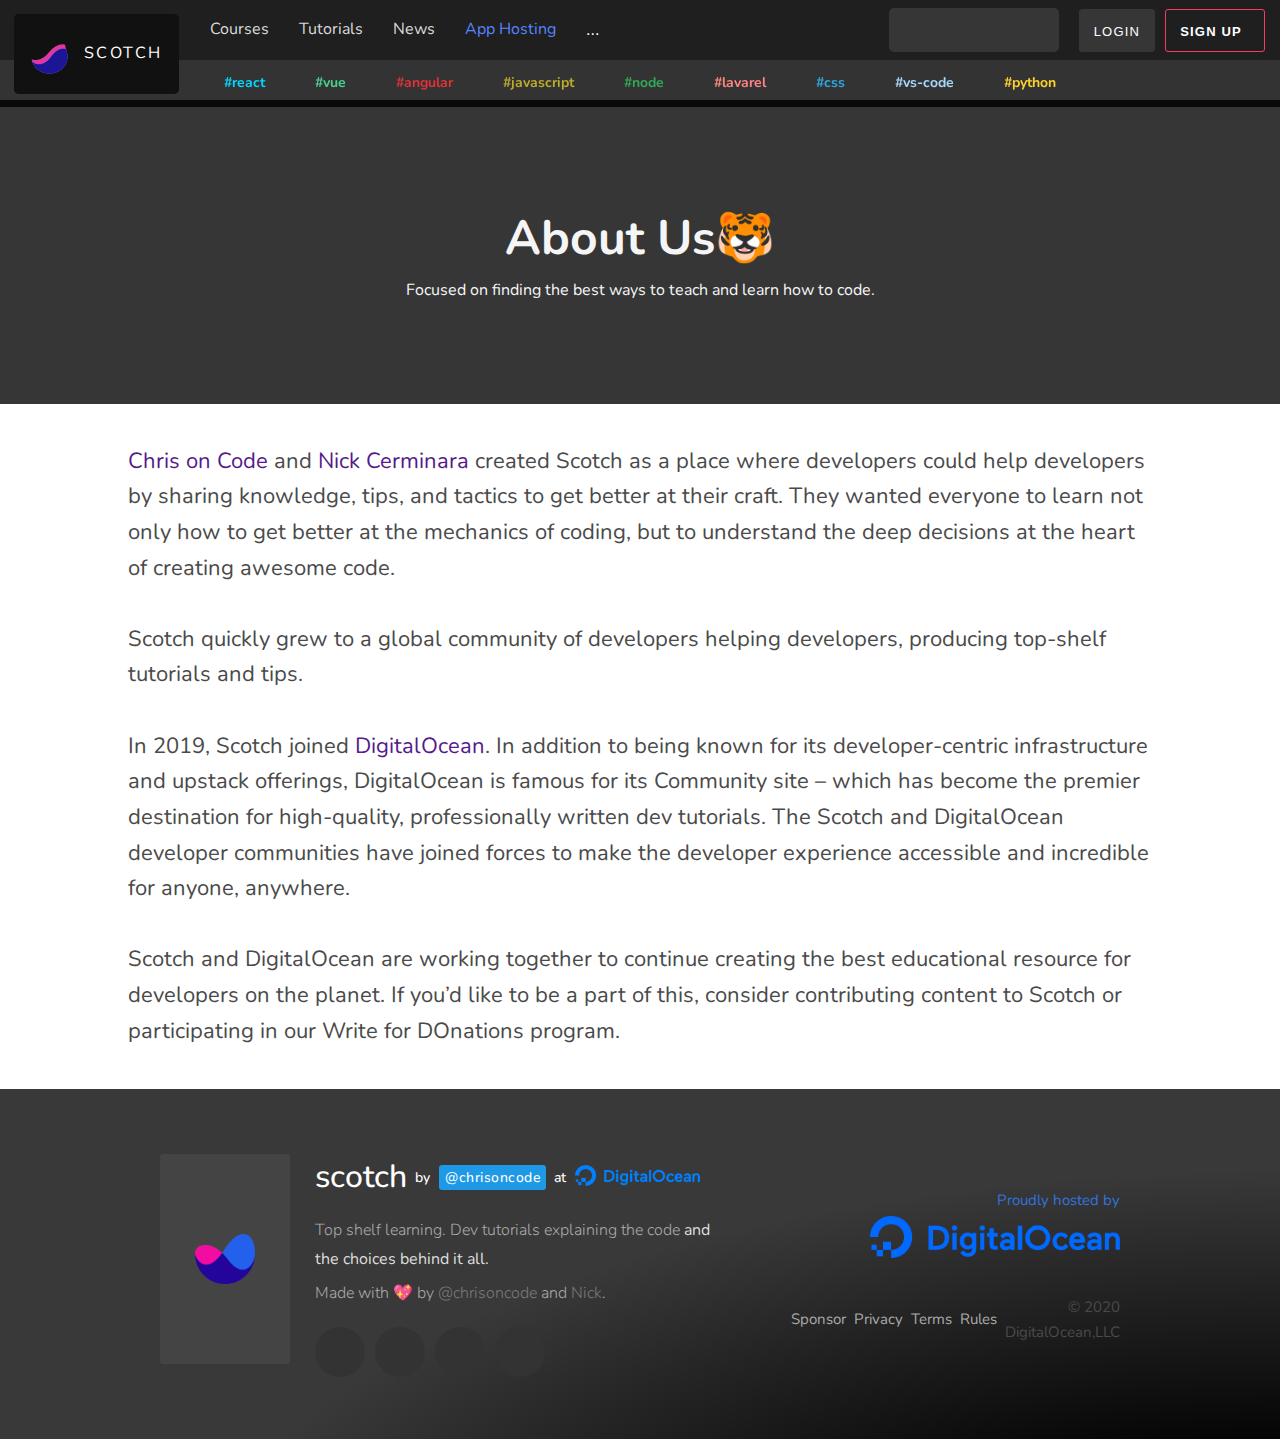
<file: about.html>
<!DOCTYPE html>
<html lang="en">
  <head>
    <meta charset="UTF-8" />
    <meta name="viewport" content="width=device-width, initial-scale=1.0" />
    <title>About Us ― Scotch.io</title>
    <!-- font -->
    <link
      rel="stylesheet"
      href="https://cdnjs.cloudflare.com/ajax/libs/font-awesome/5.14.0/css/all.min.css"
      integrity="sha512-1PKOgIY59xJ8Co8+NE6FZ+LOAZKjy+KY8iq0G4B3CyeY6wYHN3yt9PW0XpSriVlkMXe40PTKnXrLnZ9+fkDaog=="
      crossorigin="anonymous"
    />
    <link
      href="https://fonts.googleapis.com/css2?family=Nunito:wght@300;400;700&display=swap"
      rel="stylesheet"
    />
    <link rel="stylesheet" href="./css/main.css" />
    <link
      rel="icon"
      type="image/png"
      sizes="32x32"
      href="./img/favicon-32x32.png"
    />
  </head>

  <body>
    <header>
      <nav>
        <div class="navbar-brand">
          <div class="navbar-brand__content" id="navbar-brand__content">
            <a class="navbar-logo" href="/index.html">
              <div class="scotch-container">
                <div class="scotch-logo">
                  <svg
                    class="scotch-logo__liquid"
                    viewBox="0 0 30 48"
                    style="max-width: 80px"
                  >
                    <defs>
                      <clipPath id="clip-path--glass">
                        <path
                          class="liquid__path-container"
                          d="M 8.6 1.5 c 0 13.33 -4.17 20 -3.75 23.33 a 9.17 8.33 0 0 0 20.83 0 c 0.42 -3.33 -3.75 -10 -3.75 -23.33 Z"
                        ></path>
                      </clipPath>
                      <clipPath id="clip-path--liquid">
                        <path
                          class="liquid__path liquid__path--top-clip"
                          d="M -80 22 C -75.08 16 -69.08 16 -64.17 22 S -53.25 28 -48.33 22 S -37.42 16 -32.5 22 S -21.58 28 -16.67 22 S -5.75 16 -0.83 22 S 10.08 28 15 22 S 25.92 16 30.83 22 S 41.75 28 46.67 22 S 57.58 16 62.5 22 S 73.42 28 78.33 22 S 89.25 16 94.17 22 S 105.08 28 110 22 l 0 30 l -190 0"
                        ></path>
                      </clipPath>
                    </defs>
                    <g clip-path="url(#clip-path--glass)">
                      <circle
                        class="liquid__drop liquid__drop--top liquid__drop--1"
                        cx="18.3"
                        cy="3.3"
                        r="1.5"
                      ></circle>
                      <circle
                        class="liquid__drop liquid__drop--bottom liquid__drop--2"
                        cx="12"
                        cy="5"
                        r="1.5"
                      ></circle>
                      <path
                        class="liquid__path liquid__path--top"
                        d="M -80 22 C -75.08 16 -69.08 16 -64.17 22 S -53.25 28 -48.33 22 S -37.42 16 -32.5 22 S -21.58 28 -16.67 22 S -5.75 16 -0.83 22 S 10.08 28 15 22 S 25.92 16 30.83 22 S 41.75 28 46.67 22 S 57.58 16 62.5 22 S 73.42 28 78.33 22 S 89.25 16 94.17 22 S 105.08 28 110 22 l 0 30 l -190 0"
                      ></path>
                      <path
                        class="liquid__path liquid__path--bottom"
                        d="M -70 24.5 C -65.92 18.5 -59.92 18.5 -55.83 24.5 S -45.75 30.5 -41.67 24.5 S -31.58 18.5 -27.5 24.5 S -17.42 30.5 -13.33 24.5 S -3.25 18.5 0.83 24.5 S 10.92 30.5 15 24.5 S 25.08 18.5 29.17 24.5 S 39.25 30.5 43.33 24.5 S 53.42 18.5 57.5 24.5 S 67.58 30.5 71.67 24.5 S 81.75 18.5 85.83 24.5 S 95.92 30.5 100 24.5 l 0 30 l -170 0"
                      ></path>
                      <g
                        class="liquid__path--clip-container"
                        clip-path="url(#clip-path--liquid)"
                      >
                        <path
                          class="liquid__path liquid__path--bottom-clip"
                          d="M -70 24.5 C -65.92 18.5 -59.92 18.5 -55.83 24.5 S -45.75 30.5 -41.67 24.5 S -31.58 18.5 -27.5 24.5 S -17.42 30.5 -13.33 24.5 S -3.25 18.5 0.83 24.5 S 10.92 30.5 15 24.5 S 25.08 18.5 29.17 24.5 S 39.25 30.5 43.33 24.5 S 53.42 18.5 57.5 24.5 S 67.58 30.5 71.67 24.5 S 81.75 18.5 85.83 24.5 S 95.92 30.5 100 24.5 l 0 30 l -170 0"
                        ></path>
                      </g>
                    </g>
                  </svg>
                </div>
              </div>
            </a>
            <a class="navbar-name" id="navbar-name" href="/index.html"
              >SCOTCH</a
            >
          </div>
        </div>
        <div class="nav-items" id="nav-items">
          <ul>
            <li>
              <a href="/course.html"> Courses </a>
            </li>
            <li><a href="/tutorials.html">Tutorials</a></li>
            <li><a href="/news.html">News</a></li>
            <li><a href="/app.html">App Hosting</a></li>
            <li>
              <div class="dropdown">
                <button class="dropbtn">...</button>
                <div class="dropdown-content">
                  <a class="item-child" href="/about.html">About</a>
                  <a class="item-child" href="/app.html">Website Hosting</a>
                  <a class="item-child" href="/glossary.html">JS Glossary</a>
                  <a class="item-child" href="/challenge.html"
                    >Code Challenges</a
                  >
                  <a class="item-child" href="#">Sponsor Scotch</a>
                  <div class="item-child">
                    <a
                      href="https://twitter.com/scotch_io"
                      style="margin-right: 15px; color: #209cee"
                    >
                      <svg
                        class="svg-inline--fa fa-twitter fa-w-16 fa-fw has-text-info"
                        aria-hidden="true"
                        focusable="false"
                        data-prefix="fab"
                        data-icon="twitter"
                        role="img"
                        xmlns="http://www.w3.org/2000/svg"
                        viewBox="0 0 512 512"
                        data-fa-i2svg=""
                      >
                        <path
                          fill="currentColor"
                          d="M459.37 151.716c.325 4.548.325 9.097.325 13.645 0 138.72-105.583 298.558-298.558 298.558-59.452 0-114.68-17.219-161.137-47.106 8.447.974 16.568 1.299 25.34 1.299 49.055 0 94.213-16.568 130.274-44.832-46.132-.975-84.792-31.188-98.112-72.772 6.498.974 12.995 1.624 19.818 1.624 9.421 0 18.843-1.3 27.614-3.573-48.081-9.747-84.143-51.98-84.143-102.985v-1.299c13.969 7.797 30.214 12.67 47.431 13.319-28.264-18.843-46.781-51.005-46.781-87.391 0-19.492 5.197-37.36 14.294-52.954 51.655 63.675 129.3 105.258 216.365 109.807-1.624-7.797-2.599-15.918-2.599-24.04 0-57.828 46.782-104.934 104.934-104.934 30.213 0 57.502 12.67 76.67 33.137 23.715-4.548 46.456-13.32 66.599-25.34-7.798 24.366-24.366 44.833-46.132 57.827 21.117-2.273 41.584-8.122 60.426-16.243-14.292 20.791-32.161 39.308-52.628 54.253z"
                        ></path>
                      </svg>
                      <!-- <i class="fab fa-fw fa-twitter has-text-info"></i> -->
                    </a>
                    <a
                      href="https://facebook.com/scotchdevelopment"
                      style="margin-right: 15px; color: #3273dc"
                    >
                      <svg
                        class="svg-inline--fa fa-facebook fa-w-16 fa-fw has-text-link"
                        aria-hidden="true"
                        focusable="false"
                        data-prefix="fab"
                        data-icon="facebook"
                        role="img"
                        xmlns="http://www.w3.org/2000/svg"
                        viewBox="0 0 512 512"
                        data-fa-i2svg=""
                      >
                        <path
                          fill="currentColor"
                          d="M504 256C504 119 393 8 256 8S8 119 8 256c0 123.78 90.69 226.38 209.25 245V327.69h-63V256h63v-54.64c0-62.15 37-96.48 93.67-96.48 27.14 0 55.52 4.84 55.52 4.84v61h-31.28c-30.8 0-40.41 19.12-40.41 38.73V256h68.78l-11 71.69h-57.78V501C413.31 482.38 504 379.78 504 256z"
                        ></path>
                      </svg>
                      <!-- <i class="fab fa-fw fa-facebook has-text-link"></i> -->
                    </a>
                    <a
                      href="https://facebook.com/scotchdevelopment"
                      style="margin-right: 15px; color: #fff"
                    >
                      <svg
                        class="svg-inline--fa fa-github-alt fa-w-15 fa-fw has-text-white"
                        aria-hidden="true"
                        focusable="false"
                        data-prefix="fab"
                        data-icon="github-alt"
                        role="img"
                        xmlns="http://www.w3.org/2000/svg"
                        viewBox="0 0 480 512"
                        data-fa-i2svg=""
                      >
                        <path
                          fill="currentColor"
                          d="M186.1 328.7c0 20.9-10.9 55.1-36.7 55.1s-36.7-34.2-36.7-55.1 10.9-55.1 36.7-55.1 36.7 34.2 36.7 55.1zM480 278.2c0 31.9-3.2 65.7-17.5 95-37.9 76.6-142.1 74.8-216.7 74.8-75.8 0-186.2 2.7-225.6-74.8-14.6-29-20.2-63.1-20.2-95 0-41.9 13.9-81.5 41.5-113.6-5.2-15.8-7.7-32.4-7.7-48.8 0-21.5 4.9-32.3 14.6-51.8 45.3 0 74.3 9 108.8 36 29-6.9 58.8-10 88.7-10 27 0 54.2 2.9 80.4 9.2 34-26.7 63-35.2 107.8-35.2 9.8 19.5 14.6 30.3 14.6 51.8 0 16.4-2.6 32.7-7.7 48.2 27.5 32.4 39 72.3 39 114.2zm-64.3 50.5c0-43.9-26.7-82.6-73.5-82.6-18.9 0-37 3.4-56 6-14.9 2.3-29.8 3.2-45.1 3.2-15.2 0-30.1-.9-45.1-3.2-18.7-2.6-37-6-56-6-46.8 0-73.5 38.7-73.5 82.6 0 87.8 80.4 101.3 150.4 101.3h48.2c70.3 0 150.6-13.4 150.6-101.3zm-82.6-55.1c-25.8 0-36.7 34.2-36.7 55.1s10.9 55.1 36.7 55.1 36.7-34.2 36.7-55.1-10.9-55.1-36.7-55.1z"
                        ></path>
                      </svg>
                      <!-- <i class="fab fa-fw fa-github-alt has-text-white"></i> -->
                    </a>
                    <a
                      href="https://www.youtube.com/channel/UCLyOul64B-SwBpOd9f2Kfxw"
                      style="color: #ff3860"
                    >
                      <svg
                        class="svg-inline--fa fa-youtube fa-w-18 fa-fw has-text-danger"
                        aria-hidden="true"
                        focusable="false"
                        data-prefix="fab"
                        data-icon="youtube"
                        role="img"
                        xmlns="http://www.w3.org/2000/svg"
                        viewBox="0 0 576 512"
                        data-fa-i2svg=""
                      >
                        <path
                          fill="currentColor"
                          d="M549.655 124.083c-6.281-23.65-24.787-42.276-48.284-48.597C458.781 64 288 64 288 64S117.22 64 74.629 75.486c-23.497 6.322-42.003 24.947-48.284 48.597-11.412 42.867-11.412 132.305-11.412 132.305s0 89.438 11.412 132.305c6.281 23.65 24.787 41.5 48.284 47.821C117.22 448 288 448 288 448s170.78 0 213.371-11.486c23.497-6.321 42.003-24.171 48.284-47.821 11.412-42.867 11.412-132.305 11.412-132.305s0-89.438-11.412-132.305zm-317.51 213.508V175.185l142.739 81.205-142.739 81.201z"
                        ></path>
                      </svg>
                      <!-- <i class="fab fa-fw fa-youtube has-text-danger"></i> -->
                    </a>
                  </div>
                </div>
              </div>
            </li>
          </ul>
        </div>
        <div class="search-container">
          <form action="/action_page.php">
            <input type="text" name="search" />
            <button type="submit"><i class="fa fa-search"></i></button>
          </form>
        </div>
        <div class="btn-login">
          <button class="sco-btnGray">LOGIN</button>
        </div>
        <div class="btn-signup">
          <button class="sco-btnRed">
            <strong>SIGN UP</strong>
            <span><i class="far fa-hand-spock"></i></span>
          </button>
        </div>

        <div class="menu-icon__dropdown" id="menu-icon__dropdown">
          <ul>
            <li><a href="/course.html">Courses</a></li>
            <li><a href="/tutorials.html">Tutorials</a></li>
            <li><a href="/news.html">News</a></li>
            <li><a href="/app.html">App Hosting</a></li>
          </ul>
          <div class="menu-icon__footer">
            <div class="search-container">
              <form action="/action_page.php">
                <input type="text" name="search" />
                <button type="submit"><i class="fa fa-search"></i></button>
              </form>
            </div>
            <div class="btn-login">
              <button class="sco-btnGray">LOGIN</button>
            </div>
            <div class="btn-signup">
              <button class="sco-btnRed">
                <strong>SIGN UP</strong>
                <span><i class="far fa-hand-spock"></i></span>
              </button>
            </div>
          </div>
        </div>
        <div class="menu-icon" id="menu-icon">
          <span class="fa fa-bars"></span>
        </div>
        <div class="cancel-icon" id="cancel-icon">
          <span class="fas fa-times"></span>
        </div>
      </nav>
    </header>

    <section class="menu">
      <div class="menu__content">
        <nav>
          <a class="menu__item color-react" href="/tag.html">#react</a>
          <a class="menu__item color-vue" href="/tag.html">#vue</a>
          <a class="menu__item color-angular" href="/tag.html">#angular</a>
          <a class="menu__item color-javascript" href="/tag.html"
            >#javascript</a
          >
          <a class="menu__item color-node" href="/tag.html">#node</a>
          <a class="menu__item color-lavarel" href="/tag.html">#lavarel</a>
          <a class="menu__item color-css" href="/tag.html">#css</a>
          <a class="menu__item color-vs-code" href="/tag.html">#vs-code</a>
          <a class="menu__item color-python" href="/tag.html">#python</a>
        </nav>
      </div>
    </section>

    <section class="about">
      <div class="about__title">
        <h1>About Us🐯</h1>
        <p>Focused on finding the best ways to teach and learn how to code.</p>
      </div>
      <div class="about__content">
        <div class="about__text">
          <p>
            <a href="">Chris on Code</a> and
            <a href="">Nick Cerminara</a> created Scotch as a place where
            developers could help developers by sharing knowledge, tips, and
            tactics to get better at their craft. They wanted everyone to learn
            not only how to get better at the mechanics of coding, but to
            understand the deep decisions at the heart of creating awesome
            code.<br />
            <br />
            Scotch quickly grew to a global community of developers helping
            developers, producing top-shelf tutorials and tips.<br />
            <br />
            In 2019, Scotch joined <a href="">DigitalOcean</a>. In addition to
            being known for its developer-centric infrastructure and upstack
            offerings, DigitalOcean is famous for its Community site – which has
            become the premier destination for high-quality, professionally
            written dev tutorials. The Scotch and DigitalOcean developer
            communities have joined forces to make the developer experience
            accessible and incredible for anyone, anywhere.<br />
            <br />
            Scotch and DigitalOcean are working together to continue creating
            the best educational resource for developers on the planet. If you’d
            like to be a part of this, consider contributing content to Scotch
            or participating in our Write for DOnations program.
          </p>
        </div>
      </div>
    </section>

    <footer>
      <div class="footer__content">
        <div class="footer__left">
          <div class="footer__logo">
            <img src="./img/logo.png" alt="" />
          </div>
          <div class="footer__about">
            <h4>
              scotch <span style="font-size: 14px; margin-left: 8px">by</span>
              <a
                href="https://twitter.com/chrisoncode"
                class="has-text-light"
                style="
                  background: #1e99e6;
                  border-radius: 3px;
                  color: #fff;
                  font-size: 14px;
                  display: inline-block;
                  padding: 3px 6px;
                  letter-spacing: 0.5px;
                  margin-left: 9px;
                "
                >@chrisoncode</a
              ><span style="font-size: 14px; margin-left: 8px">at</span
              ><a
                href="https://twitter.com/digitalocean"
                class="has-text-light"
                style="margin-left: 9px; margin-bottom: 2px"
                ><img
                  class="lazy loaded"
                  data-src="/img/logos/digital-ocean.png"
                  alt="Digital Ocean"
                  style="padding-top: 4px; width: 125px"
                  src="./img/digital-ocean.png"
                  data-was-processed="true"
              /></a>
            </h4>
            <div class="footer__text">
              <p>
                Top shelf learning. Dev tutorials explaining the code
                <strong style="color: #ddd"
                  >and the choices behind it all.</strong
                >
              </p>
              <p>
                Made with 💖 by
                <a href="https://twitter.com/chrisoncode" class="has-text-grey"
                  >@chrisoncode</a
                >
                and
                <a
                  href="https://twitter.com/whatnicktweets"
                  class="has-text-grey"
                  >Nick</a
                >.
              </p>
            </div>
            <div class="footer__social">
              <ul>
                <li>
                  <a href=""><i class="fab fa-twitter"></i></a>
                </li>
                <li>
                  <a href=""><i class="fab fa-facebook-f"></i></a>
                </li>
                <li>
                  <a href=""><i class="fab fa-github"></i></a>
                </li>
                <li>
                  <a href=""><i class="fab fa-youtube"></i></a>
                </li>
              </ul>
            </div>
          </div>
        </div>
        <div class="footer__right">
          <a href=""
            >Proudly hosted by
            <span
              ><br />
              <img
                class="lazy loaded"
                data-src="/img/logos/digital-ocean.png"
                alt="Digital Ocean"
                style="padding-top: 4px; width: 250px"
                src="./img/digitalocean_logo.png"
                data-was-processed="true"
              /> </span
          ></a>
          <div class="footer__info">
            <ul>
              <li><a href="">Sponsor</a></li>
              <li><a href="">Privacy</a></li>
              <li><a href="">Terms</a></li>
              <li><a href="">Rules</a></li>
              <li>© 2020 DigitalOcean,LLC</li>
            </ul>
          </div>
        </div>
      </div>
    </footer>
    <script>
      var logo = document.querySelector(".scotch-logo");

      logo.addEventListener("mouseenter", function () {
        logo.classList.add("scotch-logo--active");
      });

      logo.addEventListener("mouseleave", function () {
        logo.classList.remove("scotch-logo--active");
      });
      function animateLogo() {
        logo.classList.add("scotch-logo--active");
        setTimeout(function () {
          logo.classList.remove("scotch-logo--active");
        }, 4500);
      }

      window.addEventListener("scroll", function () {
        animateLogo();
      });
      window.addEventListener("load", function () {
        animateLogo();
      });
    </script>

    <!-- ---------------------------------------------------------- -->
    <script>
      document
        .getElementById("menu-icon")
        .addEventListener("click", function (event) {
          let show = document.getElementById("menu-icon__dropdown");
          show.style.height = "auto";
          show.style.display = "block";
          let btn = document.getElementById("cancel-icon");
          btn.style.display = "flex";
          btn.style.alignItems = "center";
          document.getElementById("menu-icon").style.display = "none";
        });
      document
        .getElementById("cancel-icon")
        .addEventListener("click", function (event) {
          let show = document.getElementById("menu-icon__dropdown");
          show.style.height = "0";
          show.style.display = "none";
          let btn = document.getElementById("menu-icon");
          btn.style.display = "flex";
          btn.style.alignItems = "center";
          document.getElementById("cancel-icon").style.display = "none";
        });
    </script>

    <script>
      window.addEventListener("scroll", function () {
        if (pageYOffset === 0) {
          let logo = document.getElementById("navbar-name");

          logo.style.transform = "translateX(0)";
          logo.style.width = "inherit";
          document.getElementById("nav-items").style.paddingLeft = "185px";
        } else {
          let logoChange = document.getElementById("navbar-name");

          logoChange.style.transform = "translateX(-65%)";
          logoChange.style.width = "50%";
          document.getElementById("nav-items").style.paddingLeft = "85px";
        }
      });
    </script>
  </body>
</html>
</file>
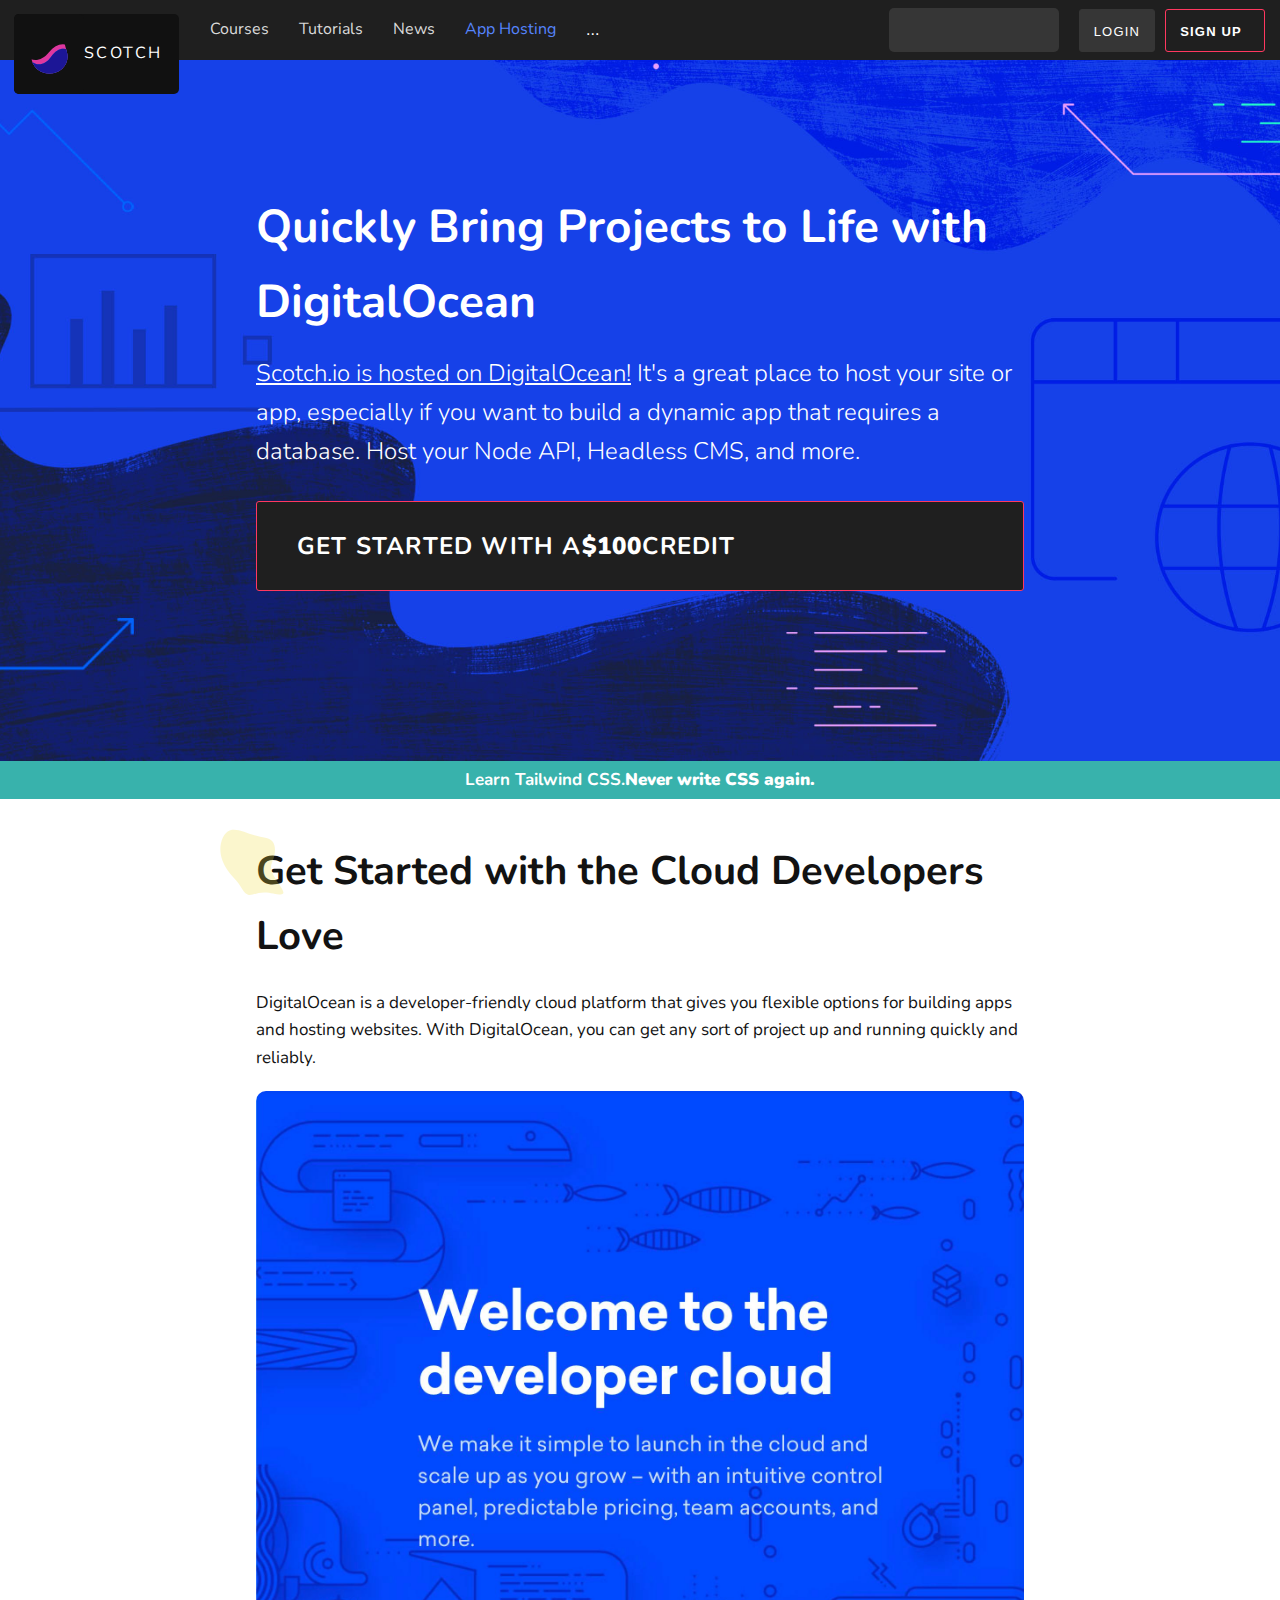
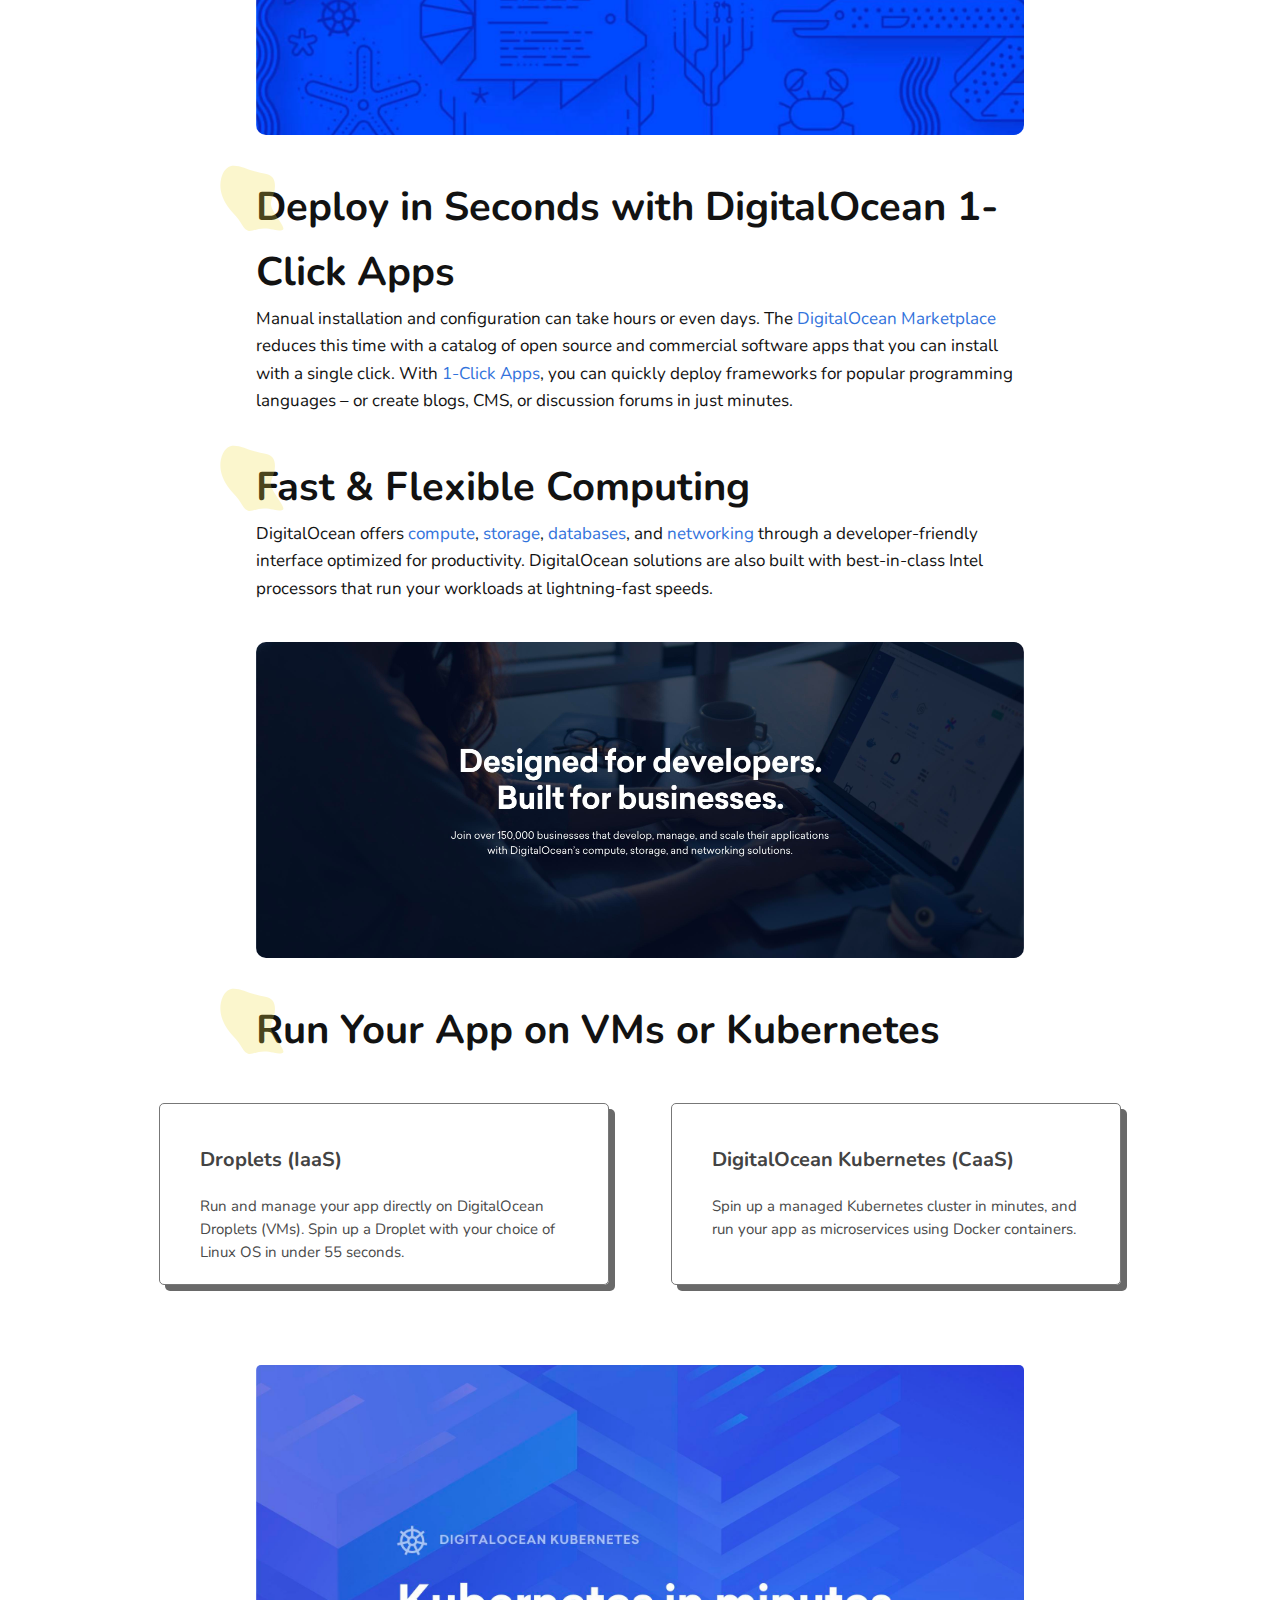
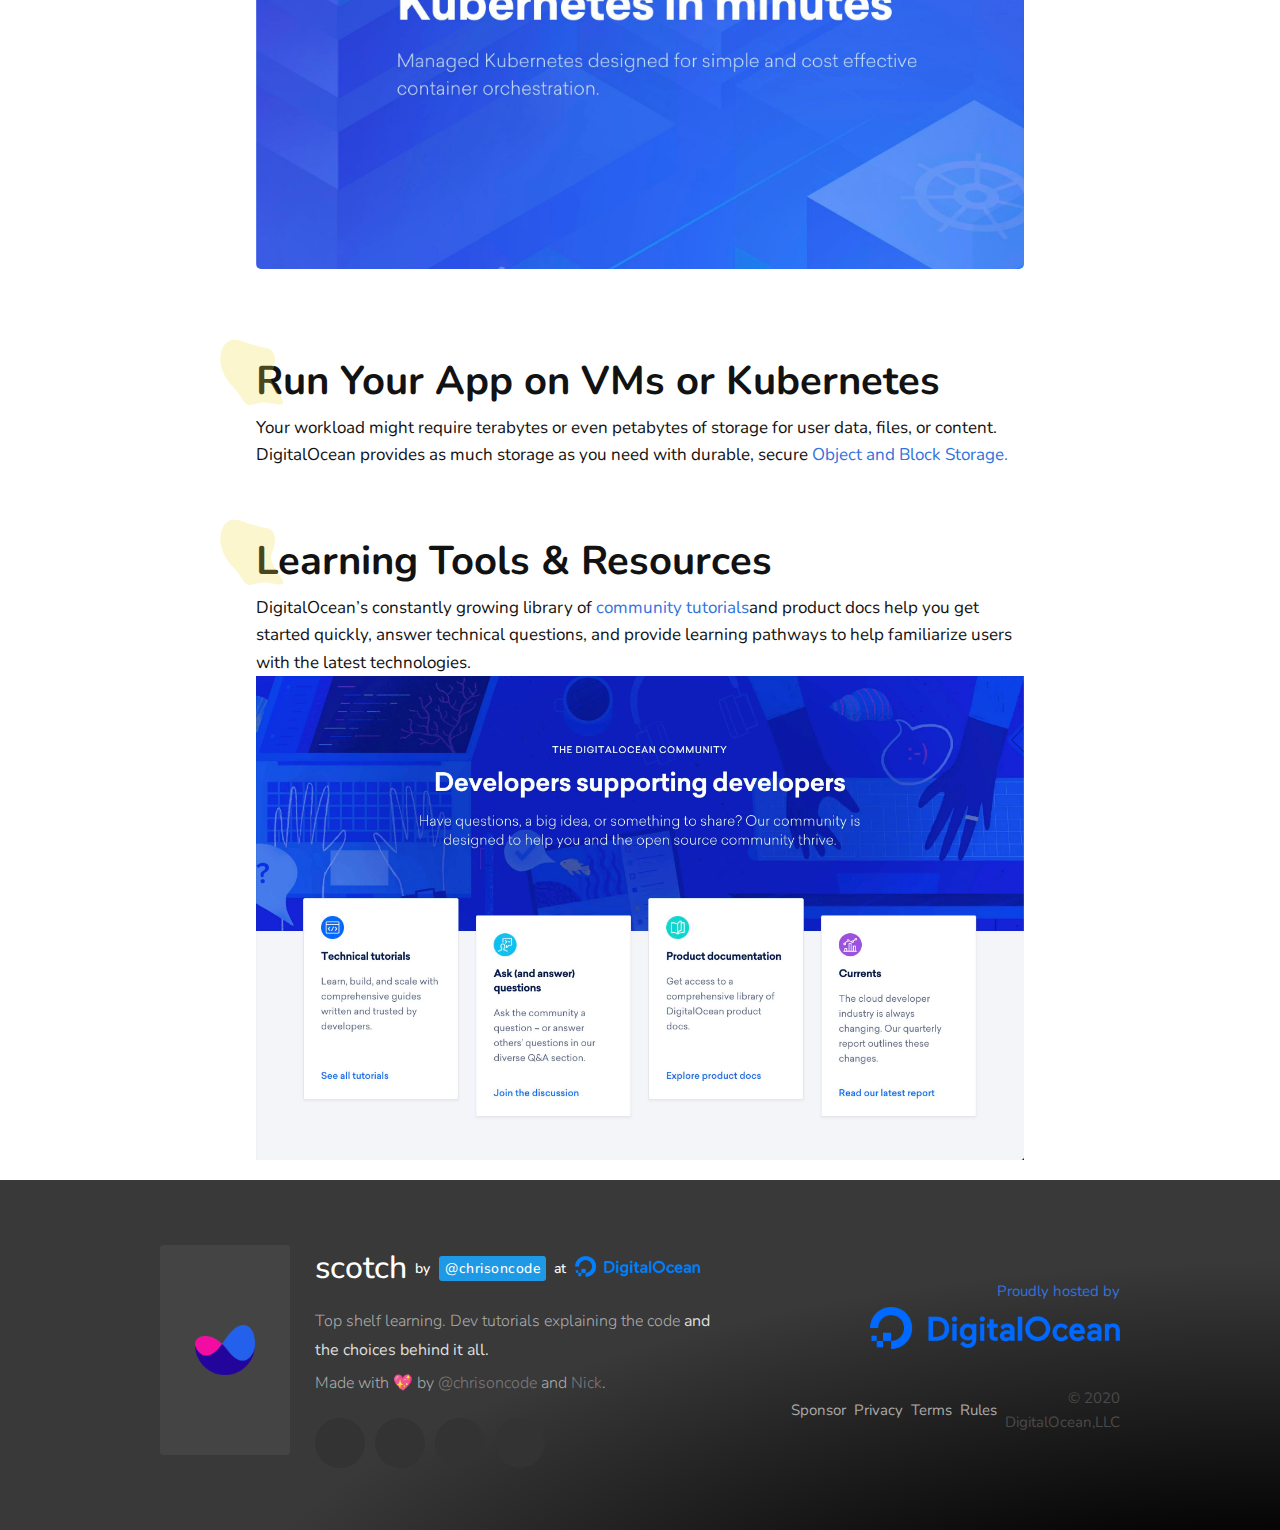
<file: app.html>
<!DOCTYPE html>
<html lang="en">
  <head>
    <meta charset="UTF-8" />
    <meta name="viewport" content="width=device-width, initial-scale=1.0" />
    <!-- <title>Document</title> -->
    <title>Website Hosting ― Scotch.io</title>
    <link
      rel="icon"
      type="image/png"
      sizes="32x32"
      href="./img/favicon-32x32.png"
    />
    <!-- font -->
    <link
      rel="stylesheet"
      href="https://cdnjs.cloudflare.com/ajax/libs/font-awesome/5.14.0/css/all.min.css"
      integrity="sha512-1PKOgIY59xJ8Co8+NE6FZ+LOAZKjy+KY8iq0G4B3CyeY6wYHN3yt9PW0XpSriVlkMXe40PTKnXrLnZ9+fkDaog=="
      crossorigin="anonymous"
    />
    <link
      href="https://fonts.googleapis.com/css2?family=Nunito:wght@300;400;700&display=swap"
      rel="stylesheet"
    />
    <link rel="stylesheet" href="./css/main.css" />
  </head>

  <body>
    <header>
      <nav>
        <div class="navbar-brand">
          <div class="navbar-brand__content" id="navbar-brand__content">
            <a class="navbar-logo" href="/index.html">
              <div class="scotch-container">
                <div class="scotch-logo">
                  <svg
                    class="scotch-logo__liquid"
                    viewBox="0 0 30 48"
                    style="max-width: 80px"
                  >
                    <defs>
                      <clipPath id="clip-path--glass">
                        <path
                          class="liquid__path-container"
                          d="M 8.6 1.5 c 0 13.33 -4.17 20 -3.75 23.33 a 9.17 8.33 0 0 0 20.83 0 c 0.42 -3.33 -3.75 -10 -3.75 -23.33 Z"
                        ></path>
                      </clipPath>
                      <clipPath id="clip-path--liquid">
                        <path
                          class="liquid__path liquid__path--top-clip"
                          d="M -80 22 C -75.08 16 -69.08 16 -64.17 22 S -53.25 28 -48.33 22 S -37.42 16 -32.5 22 S -21.58 28 -16.67 22 S -5.75 16 -0.83 22 S 10.08 28 15 22 S 25.92 16 30.83 22 S 41.75 28 46.67 22 S 57.58 16 62.5 22 S 73.42 28 78.33 22 S 89.25 16 94.17 22 S 105.08 28 110 22 l 0 30 l -190 0"
                        ></path>
                      </clipPath>
                    </defs>
                    <g clip-path="url(#clip-path--glass)">
                      <circle
                        class="liquid__drop liquid__drop--top liquid__drop--1"
                        cx="18.3"
                        cy="3.3"
                        r="1.5"
                      ></circle>
                      <circle
                        class="liquid__drop liquid__drop--bottom liquid__drop--2"
                        cx="12"
                        cy="5"
                        r="1.5"
                      ></circle>
                      <path
                        class="liquid__path liquid__path--top"
                        d="M -80 22 C -75.08 16 -69.08 16 -64.17 22 S -53.25 28 -48.33 22 S -37.42 16 -32.5 22 S -21.58 28 -16.67 22 S -5.75 16 -0.83 22 S 10.08 28 15 22 S 25.92 16 30.83 22 S 41.75 28 46.67 22 S 57.58 16 62.5 22 S 73.42 28 78.33 22 S 89.25 16 94.17 22 S 105.08 28 110 22 l 0 30 l -190 0"
                      ></path>
                      <path
                        class="liquid__path liquid__path--bottom"
                        d="M -70 24.5 C -65.92 18.5 -59.92 18.5 -55.83 24.5 S -45.75 30.5 -41.67 24.5 S -31.58 18.5 -27.5 24.5 S -17.42 30.5 -13.33 24.5 S -3.25 18.5 0.83 24.5 S 10.92 30.5 15 24.5 S 25.08 18.5 29.17 24.5 S 39.25 30.5 43.33 24.5 S 53.42 18.5 57.5 24.5 S 67.58 30.5 71.67 24.5 S 81.75 18.5 85.83 24.5 S 95.92 30.5 100 24.5 l 0 30 l -170 0"
                      ></path>
                      <g
                        class="liquid__path--clip-container"
                        clip-path="url(#clip-path--liquid)"
                      >
                        <path
                          class="liquid__path liquid__path--bottom-clip"
                          d="M -70 24.5 C -65.92 18.5 -59.92 18.5 -55.83 24.5 S -45.75 30.5 -41.67 24.5 S -31.58 18.5 -27.5 24.5 S -17.42 30.5 -13.33 24.5 S -3.25 18.5 0.83 24.5 S 10.92 30.5 15 24.5 S 25.08 18.5 29.17 24.5 S 39.25 30.5 43.33 24.5 S 53.42 18.5 57.5 24.5 S 67.58 30.5 71.67 24.5 S 81.75 18.5 85.83 24.5 S 95.92 30.5 100 24.5 l 0 30 l -170 0"
                        ></path>
                      </g>
                    </g>
                  </svg>
                </div>
              </div>
            </a>
            <a class="navbar-name" id="navbar-name" href="/index.html"
              >SCOTCH</a
            >
          </div>
        </div>
        <div class="nav-items" id="nav-items">
          <ul>
            <li>
              <a href="/course.html"> Courses </a>
            </li>
            <li><a href="/tutorials.html">Tutorials</a></li>
            <li><a href="/news.html">News</a></li>
            <li><a href="/app.html">App Hosting</a></li>
            <li>
              <div class="dropdown">
                <button class="dropbtn">...</button>
                <div class="dropdown-content">
                  <a class="item-child" href="/about.html">About</a>
                  <a class="item-child" href="/app.html">Website Hosting</a>
                  <a class="item-child" href="/glossary.html">JS Glossary</a>
                  <a class="item-child" href="/challenge.html"
                    >Code Challenges</a
                  >
                  <a class="item-child" href="#">Sponsor Scotch</a>
                  <div class="item-child">
                    <a
                      href="https://twitter.com/scotch_io"
                      style="margin-right: 15px; color: #209cee"
                    >
                      <svg
                        class="svg-inline--fa fa-twitter fa-w-16 fa-fw has-text-info"
                        aria-hidden="true"
                        focusable="false"
                        data-prefix="fab"
                        data-icon="twitter"
                        role="img"
                        xmlns="http://www.w3.org/2000/svg"
                        viewBox="0 0 512 512"
                        data-fa-i2svg=""
                      >
                        <path
                          fill="currentColor"
                          d="M459.37 151.716c.325 4.548.325 9.097.325 13.645 0 138.72-105.583 298.558-298.558 298.558-59.452 0-114.68-17.219-161.137-47.106 8.447.974 16.568 1.299 25.34 1.299 49.055 0 94.213-16.568 130.274-44.832-46.132-.975-84.792-31.188-98.112-72.772 6.498.974 12.995 1.624 19.818 1.624 9.421 0 18.843-1.3 27.614-3.573-48.081-9.747-84.143-51.98-84.143-102.985v-1.299c13.969 7.797 30.214 12.67 47.431 13.319-28.264-18.843-46.781-51.005-46.781-87.391 0-19.492 5.197-37.36 14.294-52.954 51.655 63.675 129.3 105.258 216.365 109.807-1.624-7.797-2.599-15.918-2.599-24.04 0-57.828 46.782-104.934 104.934-104.934 30.213 0 57.502 12.67 76.67 33.137 23.715-4.548 46.456-13.32 66.599-25.34-7.798 24.366-24.366 44.833-46.132 57.827 21.117-2.273 41.584-8.122 60.426-16.243-14.292 20.791-32.161 39.308-52.628 54.253z"
                        ></path>
                      </svg>
                      <!-- <i class="fab fa-fw fa-twitter has-text-info"></i> -->
                    </a>
                    <a
                      href="https://facebook.com/scotchdevelopment"
                      style="margin-right: 15px; color: #3273dc"
                    >
                      <svg
                        class="svg-inline--fa fa-facebook fa-w-16 fa-fw has-text-link"
                        aria-hidden="true"
                        focusable="false"
                        data-prefix="fab"
                        data-icon="facebook"
                        role="img"
                        xmlns="http://www.w3.org/2000/svg"
                        viewBox="0 0 512 512"
                        data-fa-i2svg=""
                      >
                        <path
                          fill="currentColor"
                          d="M504 256C504 119 393 8 256 8S8 119 8 256c0 123.78 90.69 226.38 209.25 245V327.69h-63V256h63v-54.64c0-62.15 37-96.48 93.67-96.48 27.14 0 55.52 4.84 55.52 4.84v61h-31.28c-30.8 0-40.41 19.12-40.41 38.73V256h68.78l-11 71.69h-57.78V501C413.31 482.38 504 379.78 504 256z"
                        ></path>
                      </svg>
                      <!-- <i class="fab fa-fw fa-facebook has-text-link"></i> -->
                    </a>
                    <a
                      href="https://facebook.com/scotchdevelopment"
                      style="margin-right: 15px; color: #fff"
                    >
                      <svg
                        class="svg-inline--fa fa-github-alt fa-w-15 fa-fw has-text-white"
                        aria-hidden="true"
                        focusable="false"
                        data-prefix="fab"
                        data-icon="github-alt"
                        role="img"
                        xmlns="http://www.w3.org/2000/svg"
                        viewBox="0 0 480 512"
                        data-fa-i2svg=""
                      >
                        <path
                          fill="currentColor"
                          d="M186.1 328.7c0 20.9-10.9 55.1-36.7 55.1s-36.7-34.2-36.7-55.1 10.9-55.1 36.7-55.1 36.7 34.2 36.7 55.1zM480 278.2c0 31.9-3.2 65.7-17.5 95-37.9 76.6-142.1 74.8-216.7 74.8-75.8 0-186.2 2.7-225.6-74.8-14.6-29-20.2-63.1-20.2-95 0-41.9 13.9-81.5 41.5-113.6-5.2-15.8-7.7-32.4-7.7-48.8 0-21.5 4.9-32.3 14.6-51.8 45.3 0 74.3 9 108.8 36 29-6.9 58.8-10 88.7-10 27 0 54.2 2.9 80.4 9.2 34-26.7 63-35.2 107.8-35.2 9.8 19.5 14.6 30.3 14.6 51.8 0 16.4-2.6 32.7-7.7 48.2 27.5 32.4 39 72.3 39 114.2zm-64.3 50.5c0-43.9-26.7-82.6-73.5-82.6-18.9 0-37 3.4-56 6-14.9 2.3-29.8 3.2-45.1 3.2-15.2 0-30.1-.9-45.1-3.2-18.7-2.6-37-6-56-6-46.8 0-73.5 38.7-73.5 82.6 0 87.8 80.4 101.3 150.4 101.3h48.2c70.3 0 150.6-13.4 150.6-101.3zm-82.6-55.1c-25.8 0-36.7 34.2-36.7 55.1s10.9 55.1 36.7 55.1 36.7-34.2 36.7-55.1-10.9-55.1-36.7-55.1z"
                        ></path>
                      </svg>
                      <!-- <i class="fab fa-fw fa-github-alt has-text-white"></i> -->
                    </a>
                    <a
                      href="https://www.youtube.com/channel/UCLyOul64B-SwBpOd9f2Kfxw"
                      style="color: #ff3860"
                    >
                      <svg
                        class="svg-inline--fa fa-youtube fa-w-18 fa-fw has-text-danger"
                        aria-hidden="true"
                        focusable="false"
                        data-prefix="fab"
                        data-icon="youtube"
                        role="img"
                        xmlns="http://www.w3.org/2000/svg"
                        viewBox="0 0 576 512"
                        data-fa-i2svg=""
                      >
                        <path
                          fill="currentColor"
                          d="M549.655 124.083c-6.281-23.65-24.787-42.276-48.284-48.597C458.781 64 288 64 288 64S117.22 64 74.629 75.486c-23.497 6.322-42.003 24.947-48.284 48.597-11.412 42.867-11.412 132.305-11.412 132.305s0 89.438 11.412 132.305c6.281 23.65 24.787 41.5 48.284 47.821C117.22 448 288 448 288 448s170.78 0 213.371-11.486c23.497-6.321 42.003-24.171 48.284-47.821 11.412-42.867 11.412-132.305 11.412-132.305s0-89.438-11.412-132.305zm-317.51 213.508V175.185l142.739 81.205-142.739 81.201z"
                        ></path>
                      </svg>
                      <!-- <i class="fab fa-fw fa-youtube has-text-danger"></i> -->
                    </a>
                  </div>
                </div>
              </div>
            </li>
          </ul>
        </div>
        <div class="search-container">
          <form action="/action_page.php">
            <input type="text" name="search" />
            <button type="submit"><i class="fa fa-search"></i></button>
          </form>
        </div>
        <div class="btn-login">
          <button class="sco-btnGray">LOGIN</button>
        </div>
        <div class="btn-signup">
          <button class="sco-btnRed">
            <strong>SIGN UP</strong>
            <span><i class="far fa-hand-spock"></i></span>
          </button>
        </div>

        <div class="menu-icon__dropdown" id="menu-icon__dropdown">
          <ul>
            <li><a href="/course.html">Courses</a></li>
            <li><a href="/tutorials.html">Tutorials</a></li>
            <li><a href="/news.html">News</a></li>
            <li><a href="/app.html">App Hosting</a></li>
          </ul>
          <div class="menu-icon__footer">
            <div class="search-container">
              <form action="/action_page.php">
                <input type="text" name="search" />
                <button type="submit"><i class="fa fa-search"></i></button>
              </form>
            </div>
            <div class="btn-login">
              <button class="sco-btnGray">LOGIN</button>
            </div>
            <div class="btn-signup">
              <button class="sco-btnRed">
                <strong>SIGN UP</strong>
                <span><i class="far fa-hand-spock"></i></span>
              </button>
            </div>
          </div>
        </div>
        <div class="menu-icon" id="menu-icon">
          <span class="fa fa-bars"></span>
        </div>
        <div class="cancel-icon" id="cancel-icon">
          <span class="fas fa-times"></span>
        </div>
      </nav>
    </header>

    <section class="appbanner">
      <div class="appbanner__content">
        <h1 class="appbanner__title">
          Quickly Bring Projects to Life with DigitalOcean
        </h1>
        <p class="appbanner__text">
          <a href="">Scotch.io is hosted on DigitalOcean!</a> It's a great place
          to host your site or app, especially if you want to build a dynamic
          app that requires a database. Host your Node API, Headless CMS, and
          more.
        </p>
        <a class="sco-btnRed getapp" href=""
          >Get Started with a <strong>$100</strong> Credit</a
        >
      </div>
    </section>
    <section class="appwebinar">
      <a href="">
        <span>Learn Tailwind CSS.</span>
        <strong>Never write CSS again.</strong></a
      >
    </section>

    <section class="cloud">
      <div class="cloud__content">
        <div class="cloud__title">
          <h2>Get Started with the Cloud Developers Love</h2>
        </div>
        <p class="cloud__info">
          DigitalOcean is a developer-friendly cloud platform that gives you
          flexible options for building apps and hosting websites. With
          DigitalOcean, you can get any sort of project up and running quickly
          and reliably.
        </p>

        <a class="app-img" href="">
          <img src="./img/app1.jpg" alt="" />
        </a>
      </div>
    </section>
    <section class="deploy">
      <div class="deploy__content">
        <div class="deploy__title">
          <h2>Deploy in Seconds with DigitalOcean 1-Click Apps</h2>
        </div>
        <p class="deploy__info">
          Manual installation and configuration can take hours or even days. The
          <a href="">DigitalOcean Marketplace</a> reduces this time with a
          catalog of open source and commercial software apps that you can
          install with a single click. With <a href="">1-Click Apps</a>, you can
          quickly deploy frameworks for popular programming languages – or
          create blogs, CMS, or discussion forums in just minutes.
        </p>
      </div>
    </section>

    <section class="fast">
      <div class="fast__content">
        <div class="fast__title">
          <h2>Fast & Flexible Computing</h2>
        </div>
        <p class="fast__info">
          DigitalOcean offers <a href="">compute</a>, <a href="">storage</a>,
          <a href="">databases</a>, and <a href=""> networking</a> through a
          developer-friendly interface optimized for productivity. DigitalOcean
          solutions are also built with best-in-class Intel processors that run
          your workloads at lightning-fast speeds.
        </p>

        <a class="fast-img" href="">
          <img src="./img/app2.jpg" alt="" />
        </a>
      </div>
    </section>

    <section class="run">
      <div class="run__title">
        <h2>Run Your App on VMs or Kubernetes</h2>
      </div>
      <div class="run__content">
        <div class="run__item">
          <div class="run__item__head">Droplets (IaaS)</div>
          <div class="run__item__content">
            Run and manage your app directly on DigitalOcean Droplets (VMs).
            Spin up a Droplet with your choice of Linux OS in under 55 seconds.
          </div>
        </div>
        <div class="run__item">
          <div class="run__item__head">DigitalOcean Kubernetes (CaaS)</div>
          <div class="run__item__content">
            Spin up a managed Kubernetes cluster in minutes, and run your app as
            microservices using Docker containers.
          </div>
        </div>
      </div>
      <div class="run__img">
        <a href=""><img src="./img/app4.jpg" alt="" /></a>
      </div>
    </section>

    <section class="unlimited">
      <div class="unlimited__content">
        <div class="unlimited__title">
          <h2>Run Your App on VMs or Kubernetes</h2>
        </div>
        <p class="unlimited__info">
          Your workload might require terabytes or even petabytes of storage for
          user data, files, or content. DigitalOcean provides as much storage as
          you need with durable, secure
          <a href="">Object and Block Storage.</a>
        </p>
      </div>
    </section>

    <section class="learning">
      <div class="learning__content">
        <div class="learning__title">
          <h2>Learning Tools & Resources</h2>
        </div>
        <p class="learning__info">
          DigitalOcean’s constantly growing library of
          <a href="">community tutorials</a>and product docs help you get
          started quickly, answer technical questions, and provide learning
          pathways to help familiarize users with the latest technologies.
        </p>
        <a class="learning__img" href="">
          <img src="./img/app5.jpg" alt="" />
        </a>
      </div>
    </section>

    <footer>
      <div class="footer__content">
        <div class="footer__left">
          <div class="footer__logo">
            <img src="./img/logo.png" alt="" />
          </div>
          <div class="footer__about">
            <h4>
              scotch <span style="font-size: 14px; margin-left: 8px">by</span>
              <a
                href="https://twitter.com/chrisoncode"
                class="has-text-light"
                style="
                  background: #1e99e6;
                  border-radius: 3px;
                  color: #fff;
                  font-size: 14px;
                  display: inline-block;
                  padding: 3px 6px;
                  letter-spacing: 0.5px;
                  margin-left: 9px;
                "
                >@chrisoncode</a
              ><span style="font-size: 14px; margin-left: 8px">at</span
              ><a
                href="https://twitter.com/digitalocean"
                class="has-text-light"
                style="margin-left: 9px; margin-bottom: 2px"
                ><img
                  class="lazy loaded"
                  data-src="/img/logos/digital-ocean.png"
                  alt="Digital Ocean"
                  style="padding-top: 4px; width: 125px"
                  src="./img/digital-ocean.png"
                  data-was-processed="true"
              /></a>
            </h4>
            <div class="footer__text">
              <p>
                Top shelf learning. Dev tutorials explaining the code
                <strong style="color: #ddd"
                  >and the choices behind it all.</strong
                >
              </p>
              <p>
                Made with 💖 by
                <a href="https://twitter.com/chrisoncode" class="has-text-grey"
                  >@chrisoncode</a
                >
                and
                <a
                  href="https://twitter.com/whatnicktweets"
                  class="has-text-grey"
                  >Nick</a
                >.
              </p>
            </div>
            <div class="footer__social">
              <ul>
                <li>
                  <a href=""><i class="fab fa-twitter"></i></a>
                </li>
                <li>
                  <a href=""><i class="fab fa-facebook-f"></i></a>
                </li>
                <li>
                  <a href=""><i class="fab fa-github"></i></a>
                </li>
                <li>
                  <a href=""><i class="fab fa-youtube"></i></a>
                </li>
              </ul>
            </div>
          </div>
        </div>
        <div class="footer__right">
          <a href=""
            >Proudly hosted by
            <span
              ><br />
              <img
                class="lazy loaded"
                data-src="/img/logos/digital-ocean.png"
                alt="Digital Ocean"
                style="padding-top: 4px; width: 250px"
                src="./img/digitalocean_logo.png"
                data-was-processed="true"
              /> </span
          ></a>
          <div class="footer__info">
            <ul>
              <li><a href="">Sponsor</a></li>
              <li><a href="">Privacy</a></li>
              <li><a href="">Terms</a></li>
              <li><a href="">Rules</a></li>
              <li>
                © 2020 DigitalOcean,LLC
              </li>
            </ul>
          </div>
        </div>
      </div>
    </footer>
    <script>
      var logo = document.querySelector(".scotch-logo");

      logo.addEventListener("mouseenter", function () {
        logo.classList.add("scotch-logo--active");
      });

      logo.addEventListener("mouseleave", function () {
        logo.classList.remove("scotch-logo--active");
      });
      function animateLogo() {
        logo.classList.add("scotch-logo--active");
        setTimeout(function () {
          logo.classList.remove("scotch-logo--active");
        }, 4500);
      }

      window.addEventListener("scroll", function () {
        animateLogo();
      });
      window.addEventListener("load", function () {
        animateLogo();
      });
    </script>

    <!-- ---------------------------------------------------------- -->
    <script>
      document
        .getElementById("menu-icon")
        .addEventListener("click", function (event) {
          let show = document.getElementById("menu-icon__dropdown");
          show.style.height = "auto";
          show.style.display = "block";
          let btn = document.getElementById("cancel-icon");
          btn.style.display = "flex";
          btn.style.alignItems = "center";
          document.getElementById("menu-icon").style.display = "none";
        });
      document
        .getElementById("cancel-icon")
        .addEventListener("click", function (event) {
          let show = document.getElementById("menu-icon__dropdown");
          show.style.height = "0";
          show.style.display = "none";
          let btn = document.getElementById("menu-icon");
          btn.style.display = "flex";
          btn.style.alignItems = "center";
          document.getElementById("cancel-icon").style.display = "none";
        });
    </script>

    <script>
      window.addEventListener("scroll", function () {
        if (pageYOffset === 0) {
          let logo = document.getElementById("navbar-name");

          logo.style.transform = "translateX(0)";
          logo.style.width = "inherit";
          document.getElementById("nav-items").style.paddingLeft = "185px";
        } else {
          let logoChange = document.getElementById("navbar-name");

          logoChange.style.transform = "translateX(-65%)";
          logoChange.style.width = "50%";
          document.getElementById("nav-items").style.paddingLeft = "85px";
        }
      });
    </script>
  </body>
</html>
</file>
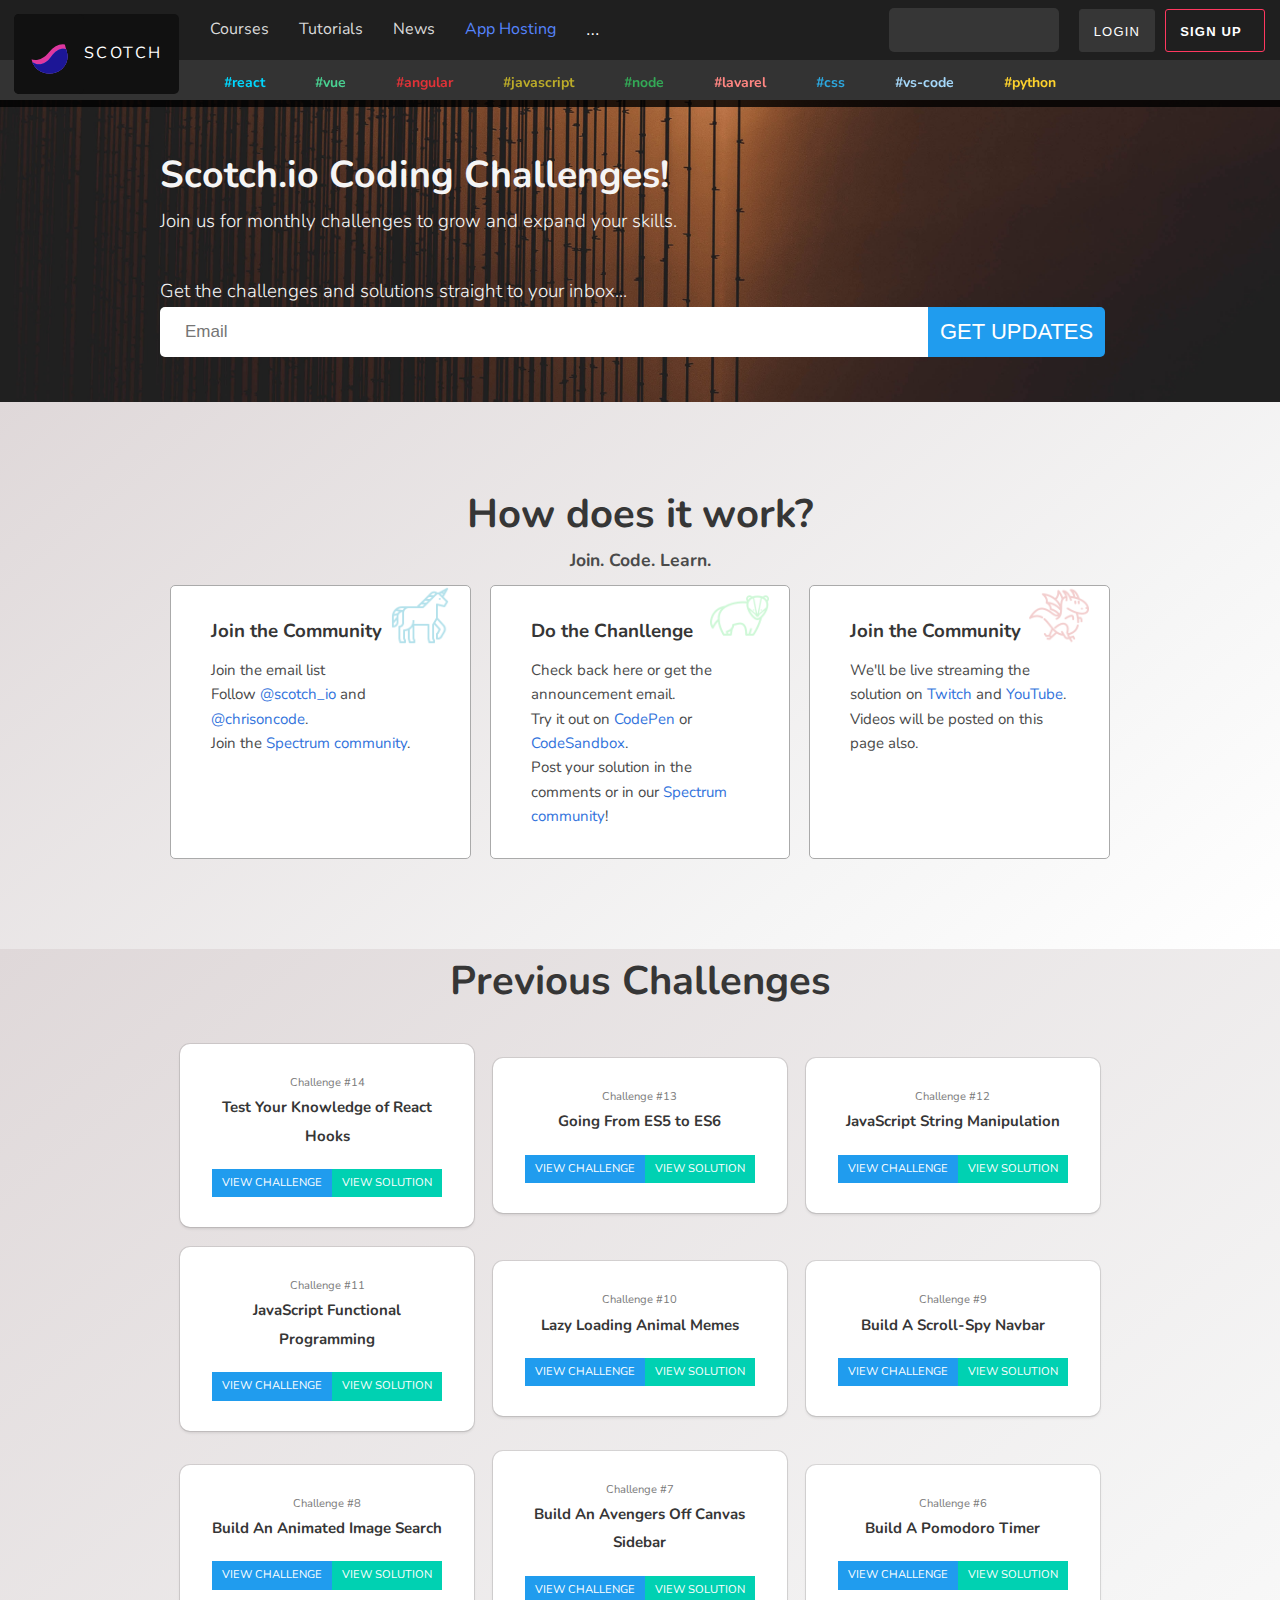
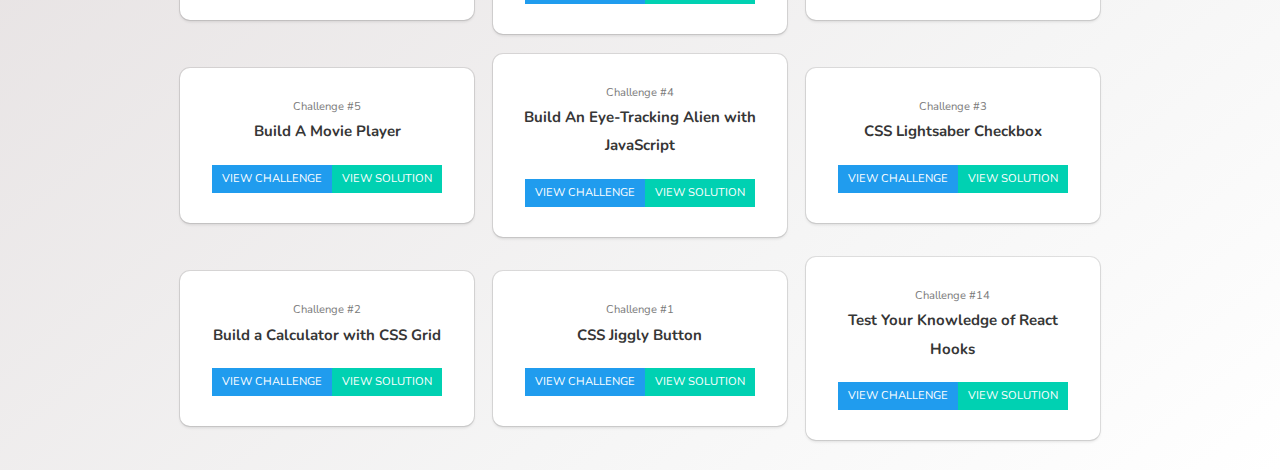
<file: challenge.html>
<!DOCTYPE html>
<html lang="en">
  <head>
    <meta charset="UTF-8" />
    <meta name="viewport" content="width=device-width, initial-scale=1.0" />
    <!-- <title>Document</title> -->
    <title>Coding Challenges ― Scotch.io</title>
    <link
      rel="icon"
      type="image/png"
      sizes="32x32"
      href="./img/favicon-32x32.png"
    />
    <!-- font -->
    <link
      rel="stylesheet"
      href="https://cdnjs.cloudflare.com/ajax/libs/font-awesome/5.14.0/css/all.min.css"
      integrity="sha512-1PKOgIY59xJ8Co8+NE6FZ+LOAZKjy+KY8iq0G4B3CyeY6wYHN3yt9PW0XpSriVlkMXe40PTKnXrLnZ9+fkDaog=="
      crossorigin="anonymous"
    />
    <link
      href="https://fonts.googleapis.com/css2?family=Nunito:wght@300;400;700&display=swap"
      rel="stylesheet"
    />
    <link rel="stylesheet" href="./css/main.css" />
  </head>

  <body>
    <header>
      <nav>
        <div class="navbar-brand">
          <div class="navbar-brand__content" id="navbar-brand__content">
            <a class="navbar-logo" href="/index.html">
              <div class="scotch-container">
                <div class="scotch-logo">
                  <svg
                    class="scotch-logo__liquid"
                    viewBox="0 0 30 48"
                    style="max-width: 80px"
                  >
                    <defs>
                      <clipPath id="clip-path--glass">
                        <path
                          class="liquid__path-container"
                          d="M 8.6 1.5 c 0 13.33 -4.17 20 -3.75 23.33 a 9.17 8.33 0 0 0 20.83 0 c 0.42 -3.33 -3.75 -10 -3.75 -23.33 Z"
                        ></path>
                      </clipPath>
                      <clipPath id="clip-path--liquid">
                        <path
                          class="liquid__path liquid__path--top-clip"
                          d="M -80 22 C -75.08 16 -69.08 16 -64.17 22 S -53.25 28 -48.33 22 S -37.42 16 -32.5 22 S -21.58 28 -16.67 22 S -5.75 16 -0.83 22 S 10.08 28 15 22 S 25.92 16 30.83 22 S 41.75 28 46.67 22 S 57.58 16 62.5 22 S 73.42 28 78.33 22 S 89.25 16 94.17 22 S 105.08 28 110 22 l 0 30 l -190 0"
                        ></path>
                      </clipPath>
                    </defs>
                    <g clip-path="url(#clip-path--glass)">
                      <circle
                        class="liquid__drop liquid__drop--top liquid__drop--1"
                        cx="18.3"
                        cy="3.3"
                        r="1.5"
                      ></circle>
                      <circle
                        class="liquid__drop liquid__drop--bottom liquid__drop--2"
                        cx="12"
                        cy="5"
                        r="1.5"
                      ></circle>
                      <path
                        class="liquid__path liquid__path--top"
                        d="M -80 22 C -75.08 16 -69.08 16 -64.17 22 S -53.25 28 -48.33 22 S -37.42 16 -32.5 22 S -21.58 28 -16.67 22 S -5.75 16 -0.83 22 S 10.08 28 15 22 S 25.92 16 30.83 22 S 41.75 28 46.67 22 S 57.58 16 62.5 22 S 73.42 28 78.33 22 S 89.25 16 94.17 22 S 105.08 28 110 22 l 0 30 l -190 0"
                      ></path>
                      <path
                        class="liquid__path liquid__path--bottom"
                        d="M -70 24.5 C -65.92 18.5 -59.92 18.5 -55.83 24.5 S -45.75 30.5 -41.67 24.5 S -31.58 18.5 -27.5 24.5 S -17.42 30.5 -13.33 24.5 S -3.25 18.5 0.83 24.5 S 10.92 30.5 15 24.5 S 25.08 18.5 29.17 24.5 S 39.25 30.5 43.33 24.5 S 53.42 18.5 57.5 24.5 S 67.58 30.5 71.67 24.5 S 81.75 18.5 85.83 24.5 S 95.92 30.5 100 24.5 l 0 30 l -170 0"
                      ></path>
                      <g
                        class="liquid__path--clip-container"
                        clip-path="url(#clip-path--liquid)"
                      >
                        <path
                          class="liquid__path liquid__path--bottom-clip"
                          d="M -70 24.5 C -65.92 18.5 -59.92 18.5 -55.83 24.5 S -45.75 30.5 -41.67 24.5 S -31.58 18.5 -27.5 24.5 S -17.42 30.5 -13.33 24.5 S -3.25 18.5 0.83 24.5 S 10.92 30.5 15 24.5 S 25.08 18.5 29.17 24.5 S 39.25 30.5 43.33 24.5 S 53.42 18.5 57.5 24.5 S 67.58 30.5 71.67 24.5 S 81.75 18.5 85.83 24.5 S 95.92 30.5 100 24.5 l 0 30 l -170 0"
                        ></path>
                      </g>
                    </g>
                  </svg>
                </div>
              </div>
            </a>
            <a class="navbar-name" id="navbar-name" href="/index.html"
              >SCOTCH</a
            >
          </div>
        </div>
        <div class="nav-items" id="nav-items">
          <ul>
            <li>
              <a href="/course.html"> Courses </a>
            </li>
            <li><a href="/tutorials.html">Tutorials</a></li>
            <li><a href="/news.html">News</a></li>
            <li><a href="/app.html">App Hosting</a></li>
            <li>
              <div class="dropdown">
                <button class="dropbtn">...</button>
                <div class="dropdown-content">
                  <a class="item-child" href="/about.html">About</a>
                  <a class="item-child" href="/app.html">Website Hosting</a>
                  <a class="item-child" href="/glossary.html">JS Glossary</a>
                  <a class="item-child" href="/challenge.html"
                    >Code Challenges</a
                  >
                  <a class="item-child" href="#">Sponsor Scotch</a>
                  <div class="item-child">
                    <a
                      href="https://twitter.com/scotch_io"
                      style="margin-right: 15px; color: #209cee"
                    >
                      <svg
                        class="svg-inline--fa fa-twitter fa-w-16 fa-fw has-text-info"
                        aria-hidden="true"
                        focusable="false"
                        data-prefix="fab"
                        data-icon="twitter"
                        role="img"
                        xmlns="http://www.w3.org/2000/svg"
                        viewBox="0 0 512 512"
                        data-fa-i2svg=""
                      >
                        <path
                          fill="currentColor"
                          d="M459.37 151.716c.325 4.548.325 9.097.325 13.645 0 138.72-105.583 298.558-298.558 298.558-59.452 0-114.68-17.219-161.137-47.106 8.447.974 16.568 1.299 25.34 1.299 49.055 0 94.213-16.568 130.274-44.832-46.132-.975-84.792-31.188-98.112-72.772 6.498.974 12.995 1.624 19.818 1.624 9.421 0 18.843-1.3 27.614-3.573-48.081-9.747-84.143-51.98-84.143-102.985v-1.299c13.969 7.797 30.214 12.67 47.431 13.319-28.264-18.843-46.781-51.005-46.781-87.391 0-19.492 5.197-37.36 14.294-52.954 51.655 63.675 129.3 105.258 216.365 109.807-1.624-7.797-2.599-15.918-2.599-24.04 0-57.828 46.782-104.934 104.934-104.934 30.213 0 57.502 12.67 76.67 33.137 23.715-4.548 46.456-13.32 66.599-25.34-7.798 24.366-24.366 44.833-46.132 57.827 21.117-2.273 41.584-8.122 60.426-16.243-14.292 20.791-32.161 39.308-52.628 54.253z"
                        ></path>
                      </svg>
                      <!-- <i class="fab fa-fw fa-twitter has-text-info"></i> -->
                    </a>
                    <a
                      href="https://facebook.com/scotchdevelopment"
                      style="margin-right: 15px; color: #3273dc"
                    >
                      <svg
                        class="svg-inline--fa fa-facebook fa-w-16 fa-fw has-text-link"
                        aria-hidden="true"
                        focusable="false"
                        data-prefix="fab"
                        data-icon="facebook"
                        role="img"
                        xmlns="http://www.w3.org/2000/svg"
                        viewBox="0 0 512 512"
                        data-fa-i2svg=""
                      >
                        <path
                          fill="currentColor"
                          d="M504 256C504 119 393 8 256 8S8 119 8 256c0 123.78 90.69 226.38 209.25 245V327.69h-63V256h63v-54.64c0-62.15 37-96.48 93.67-96.48 27.14 0 55.52 4.84 55.52 4.84v61h-31.28c-30.8 0-40.41 19.12-40.41 38.73V256h68.78l-11 71.69h-57.78V501C413.31 482.38 504 379.78 504 256z"
                        ></path>
                      </svg>
                      <!-- <i class="fab fa-fw fa-facebook has-text-link"></i> -->
                    </a>
                    <a
                      href="https://facebook.com/scotchdevelopment"
                      style="margin-right: 15px; color: #fff"
                    >
                      <svg
                        class="svg-inline--fa fa-github-alt fa-w-15 fa-fw has-text-white"
                        aria-hidden="true"
                        focusable="false"
                        data-prefix="fab"
                        data-icon="github-alt"
                        role="img"
                        xmlns="http://www.w3.org/2000/svg"
                        viewBox="0 0 480 512"
                        data-fa-i2svg=""
                      >
                        <path
                          fill="currentColor"
                          d="M186.1 328.7c0 20.9-10.9 55.1-36.7 55.1s-36.7-34.2-36.7-55.1 10.9-55.1 36.7-55.1 36.7 34.2 36.7 55.1zM480 278.2c0 31.9-3.2 65.7-17.5 95-37.9 76.6-142.1 74.8-216.7 74.8-75.8 0-186.2 2.7-225.6-74.8-14.6-29-20.2-63.1-20.2-95 0-41.9 13.9-81.5 41.5-113.6-5.2-15.8-7.7-32.4-7.7-48.8 0-21.5 4.9-32.3 14.6-51.8 45.3 0 74.3 9 108.8 36 29-6.9 58.8-10 88.7-10 27 0 54.2 2.9 80.4 9.2 34-26.7 63-35.2 107.8-35.2 9.8 19.5 14.6 30.3 14.6 51.8 0 16.4-2.6 32.7-7.7 48.2 27.5 32.4 39 72.3 39 114.2zm-64.3 50.5c0-43.9-26.7-82.6-73.5-82.6-18.9 0-37 3.4-56 6-14.9 2.3-29.8 3.2-45.1 3.2-15.2 0-30.1-.9-45.1-3.2-18.7-2.6-37-6-56-6-46.8 0-73.5 38.7-73.5 82.6 0 87.8 80.4 101.3 150.4 101.3h48.2c70.3 0 150.6-13.4 150.6-101.3zm-82.6-55.1c-25.8 0-36.7 34.2-36.7 55.1s10.9 55.1 36.7 55.1 36.7-34.2 36.7-55.1-10.9-55.1-36.7-55.1z"
                        ></path>
                      </svg>
                      <!-- <i class="fab fa-fw fa-github-alt has-text-white"></i> -->
                    </a>
                    <a
                      href="https://www.youtube.com/channel/UCLyOul64B-SwBpOd9f2Kfxw"
                      style="color: #ff3860"
                    >
                      <svg
                        class="svg-inline--fa fa-youtube fa-w-18 fa-fw has-text-danger"
                        aria-hidden="true"
                        focusable="false"
                        data-prefix="fab"
                        data-icon="youtube"
                        role="img"
                        xmlns="http://www.w3.org/2000/svg"
                        viewBox="0 0 576 512"
                        data-fa-i2svg=""
                      >
                        <path
                          fill="currentColor"
                          d="M549.655 124.083c-6.281-23.65-24.787-42.276-48.284-48.597C458.781 64 288 64 288 64S117.22 64 74.629 75.486c-23.497 6.322-42.003 24.947-48.284 48.597-11.412 42.867-11.412 132.305-11.412 132.305s0 89.438 11.412 132.305c6.281 23.65 24.787 41.5 48.284 47.821C117.22 448 288 448 288 448s170.78 0 213.371-11.486c23.497-6.321 42.003-24.171 48.284-47.821 11.412-42.867 11.412-132.305 11.412-132.305s0-89.438-11.412-132.305zm-317.51 213.508V175.185l142.739 81.205-142.739 81.201z"
                        ></path>
                      </svg>
                      <!-- <i class="fab fa-fw fa-youtube has-text-danger"></i> -->
                    </a>
                  </div>
                </div>
              </div>
            </li>
          </ul>
        </div>
        <div class="search-container">
          <form action="/action_page.php">
            <input type="text" name="search" />
            <button type="submit"><i class="fa fa-search"></i></button>
          </form>
        </div>
        <div class="btn-login">
          <button class="sco-btnGray">LOGIN</button>
        </div>
        <div class="btn-signup">
          <button class="sco-btnRed">
            <strong>SIGN UP</strong>
            <span><i class="far fa-hand-spock"></i></span>
          </button>
        </div>

        <div class="menu-icon__dropdown" id="menu-icon__dropdown">
          <ul>
            <li><a href="/course.html">Courses</a></li>
            <li><a href="/tutorials.html">Tutorials</a></li>
            <li><a href="/news.html">News</a></li>
            <li><a href="/app.html">App Hosting</a></li>
          </ul>
          <div class="menu-icon__footer">
            <div class="search-container">
              <form action="/action_page.php">
                <input type="text" name="search" />
                <button type="submit"><i class="fa fa-search"></i></button>
              </form>
            </div>
            <div class="btn-login">
              <button class="sco-btnGray">LOGIN</button>
            </div>
            <div class="btn-signup">
              <button class="sco-btnRed">
                <strong>SIGN UP</strong>
                <span><i class="far fa-hand-spock"></i></span>
              </button>
            </div>
          </div>
        </div>
        <div class="menu-icon" id="menu-icon">
          <span class="fa fa-bars"></span>
        </div>
        <div class="cancel-icon" id="cancel-icon">
          <span class="fas fa-times"></span>
        </div>
      </nav>
    </header>

    <section class="menu">
      <div class="menu__content">
        <nav>
          <a class="menu__item color-react" href="/tag.html">#react</a>
          <a class="menu__item color-vue" href="/tag.html">#vue</a>
          <a class="menu__item color-angular" href="/tag.html">#angular</a>
          <a class="menu__item color-javascript" href="/tag.html"
            >#javascript</a
          >
          <a class="menu__item color-node" href="/tag.html">#node</a>
          <a class="menu__item color-lavarel" href="/tag.html">#lavarel</a>
          <a class="menu__item color-css" href="/tag.html">#css</a>
          <a class="menu__item color-vs-code" href="/tag.html">#vs-code</a>
          <a class="menu__item color-python" href="/tag.html">#python</a>
        </nav>
      </div>
    </section>

    <section class="challenges">
      <div class="challenges__title">
        <h1>Scotch.io Coding Challenges!</h1>
        <p>Join us for monthly challenges to grow and expand your skills.</p>
      </div>
      <div class="challenges__content">
        <p>Get the challenges and solutions straight to your inbox...</p>
        <div class="challenges__search">
          <input type="email" placeholder="Email" name="search" />
          <!-- <div class="icon-email">
                        📧
                        </div> -->

          <button class="getupdate" type="submit">GET UPDATES</button>
        </div>
      </div>
    </section>

    <section class="work">
      <div class="work__container">
        <h2 class="title">How does it work?</h2>
        <h3 class="subtitle">Join. Code. Learn.</h3>

        <div class="work__content">
          <div class="work__item">
            <div class="work__card">
              <img src="./img/fantasy (1).png" alt="" />

              <div class="work__card__header">
                <h3>Join the Community</h3>
              </div>
              <div class="work__card__info">
                <ul>
                  <li>Join the email list</li>
                  <li>
                    Follow <a href="">@scotch_io</a> and
                    <a href="">@chrisoncode</a>.
                  </li>
                  <li>Join the <a href="">Spectrum community</a>.</li>
                </ul>
              </div>
            </div>
          </div>

          <div class="work__item">
            <div class="work__card">
              <img src="./img/badger.png" alt="" />
              <div class="work__card__header">
                <h3>Do the Chanllenge</h3>
              </div>
              <div class="work__card__info">
                <ul>
                  <li>Check back here or get the announcement email.</li>
                  <li>
                    Try it out on
                    <a href="">CodePen</a>
                    or
                    <a href="">CodeSandbox</a>.
                  </li>
                  <li>
                    Post your solution in the comments or in our
                    <a href="">Spectrum community</a>!
                  </li>
                </ul>
              </div>
            </div>
          </div>

          <div class="work__item">
            <div class="work__card">
              <img src="./img/dragon.png" alt="" />
              <div class="work__card__header">
                <h3>Join the Community</h3>
              </div>
              <div class="work__card__info">
                <ul>
                  <li>
                    We'll be live streaming the solution on
                    <a href="">Twitch</a>
                    and
                    <a href="">YouTube</a>.
                  </li>
                  <li>Videos will be posted on this page also.</li>
                </ul>
              </div>
            </div>
          </div>
        </div>
      </div>
    </section>

    <section class="previous">
      <div class="previous__title">
        <h1>Previous Challenges</h1>
      </div>
      <div class="previous__content">
        <div class="previous__item">
          <div class="previous__card">
            <div class="previous__card__header">
              <h4>Challenge #14</h4>
              <h3><a href="">Test Your Knowledge of React Hooks</a></h3>
            </div>
            <div class="previous__card__footer">
              <a class="view" href=""> View Challenge</a>
              <a class="solutions" href=""> View Solution</a>
            </div>
          </div>
        </div>

        <div class="previous__item">
          <div class="previous__card">
            <div class="previous__card__header">
              <h4>Challenge #13</h4>
              <h3><a href="">Going From ES5 to ES6</a></h3>
            </div>
            <div class="previous__card__footer">
              <a class="view" href=""> View Challenge</a>
              <a class="solutions" href=""> View Solution</a>
            </div>
          </div>
        </div>

        <div class="previous__item">
          <div class="previous__card">
            <div class="previous__card__header">
              <h4>Challenge #12</h4>
              <h3><a href="">JavaScript String Manipulation</a></h3>
            </div>
            <div class="previous__card__footer">
              <a class="view" href=""> View Challenge</a>
              <a class="solutions" href=""> View Solution</a>
            </div>
          </div>
        </div>

        <div class="previous__item">
          <div class="previous__card">
            <div class="previous__card__header">
              <h4>Challenge #11</h4>
              <h3><a href="">JavaScript Functional Programming</a></h3>
            </div>
            <div class="previous__card__footer">
              <a class="view" href=""> View Challenge</a>
              <a class="solutions" href=""> View Solution</a>
            </div>
          </div>
        </div>

        <div class="previous__item">
          <div class="previous__card">
            <div class="previous__card__header">
              <h4>Challenge #10</h4>
              <h3><a href="">Lazy Loading Animal Memes</a></h3>
            </div>
            <div class="previous__card__footer">
              <a class="view" href=""> View Challenge</a>
              <a class="solutions" href=""> View Solution</a>
            </div>
          </div>
        </div>

        <div class="previous__item">
          <div class="previous__card">
            <div class="previous__card__header">
              <h4>Challenge #9</h4>
              <h3><a href="">Build A Scroll-Spy Navbar</a></h3>
            </div>
            <div class="previous__card__footer">
              <a class="view" href=""> View Challenge</a>
              <a class="solutions" href=""> View Solution</a>
            </div>
          </div>
        </div>

        <div class="previous__item">
          <div class="previous__card">
            <div class="previous__card__header">
              <h4>Challenge #8</h4>
              <h3><a href="">Build An Animated Image Search</a></h3>
            </div>
            <div class="previous__card__footer">
              <a class="view" href=""> View Challenge</a>
              <a class="solutions" href=""> View Solution</a>
            </div>
          </div>
        </div>

        <div class="previous__item">
          <div class="previous__card">
            <div class="previous__card__header">
              <h4>Challenge #7</h4>
              <h3><a href="">Build An Avengers Off Canvas Sidebar</a></h3>
            </div>
            <div class="previous__card__footer">
              <a class="view" href=""> View Challenge</a>
              <a class="solutions" href=""> View Solution</a>
            </div>
          </div>
        </div>

        <div class="previous__item">
          <div class="previous__card">
            <div class="previous__card__header">
              <h4>Challenge #6</h4>
              <h3><a href="">Build A Pomodoro Timer</a></h3>
            </div>
            <div class="previous__card__footer">
              <a class="view" href=""> View Challenge</a>
              <a class="solutions" href=""> View Solution</a>
            </div>
          </div>
        </div>

        <div class="previous__item">
          <div class="previous__card">
            <div class="previous__card__header">
              <h4>Challenge #5</h4>
              <h3><a href="">Build A Movie Player</a></h3>
            </div>
            <div class="previous__card__footer">
              <a class="view" href=""> View Challenge</a>
              <a class="solutions" href=""> View Solution</a>
            </div>
          </div>
        </div>

        <div class="previous__item">
          <div class="previous__card">
            <div class="previous__card__header">
              <h4>Challenge #4</h4>
              <h3>
                <a href="">Build An Eye-Tracking Alien with JavaScript</a>
              </h3>
            </div>
            <div class="previous__card__footer">
              <a class="view" href=""> View Challenge</a>
              <a class="solutions" href=""> View Solution</a>
            </div>
          </div>
        </div>

        <div class="previous__item">
          <div class="previous__card">
            <div class="previous__card__header">
              <h4>Challenge #3</h4>
              <h3><a href="">CSS Lightsaber Checkbox</a></h3>
            </div>
            <div class="previous__card__footer">
              <a class="view" href=""> View Challenge</a>
              <a class="solutions" href=""> View Solution</a>
            </div>
          </div>
        </div>

        <div class="previous__item">
          <div class="previous__card">
            <div class="previous__card__header">
              <h4>Challenge #2</h4>
              <h3><a href="">Build a Calculator with CSS Grid</a></h3>
            </div>
            <div class="previous__card__footer">
              <a class="view" href=""> View Challenge</a>
              <a class="solutions" href=""> View Solution</a>
            </div>
          </div>
        </div>

        <div class="previous__item">
          <div class="previous__card">
            <div class="previous__card__header">
              <h4>Challenge #1</h4>
              <h3><a href="">CSS Jiggly Button</a></h3>
            </div>
            <div class="previous__card__footer">
              <a class="view" href=""> View Challenge</a>
              <a class="solutions" href=""> View Solution</a>
            </div>
          </div>
        </div>
        <div class="previous__item">
          <div class="previous__card">
            <div class="previous__card__header">
              <h4>Challenge #14</h4>
              <h3><a href="">Test Your Knowledge of React Hooks</a></h3>
            </div>
            <div class="previous__card__footer">
              <a class="view" href=""> View Challenge</a>
              <a class="solutions" href=""> View Solution</a>
            </div>
          </div>
        </div>
      </div>
    </section>
    <script>
      var logo = document.querySelector(".scotch-logo");

      logo.addEventListener("mouseenter", function () {
        logo.classList.add("scotch-logo--active");
      });

      logo.addEventListener("mouseleave", function () {
        logo.classList.remove("scotch-logo--active");
      });
      function animateLogo() {
        logo.classList.add("scotch-logo--active");
        setTimeout(function () {
          logo.classList.remove("scotch-logo--active");
        }, 4500);
      }

      window.addEventListener("scroll", function () {
        animateLogo();
      });
      window.addEventListener("load", function () {
        animateLogo();
      });
    </script>

    <!-- ---------------------------------------------------------- -->
    <script>
      document
        .getElementById("menu-icon")
        .addEventListener("click", function (event) {
          let show = document.getElementById("menu-icon__dropdown");
          show.style.height = "auto";
          show.style.display = "block";
          let btn = document.getElementById("cancel-icon");
          btn.style.display = "flex";
          btn.style.alignItems = "center";
          document.getElementById("menu-icon").style.display = "none";
        });
      document
        .getElementById("cancel-icon")
        .addEventListener("click", function (event) {
          let show = document.getElementById("menu-icon__dropdown");
          show.style.height = "0";
          show.style.display = "none";
          let btn = document.getElementById("menu-icon");
          btn.style.display = "flex";
          btn.style.alignItems = "center";
          document.getElementById("cancel-icon").style.display = "none";
        });
    </script>

    <script>
      window.addEventListener("scroll", function () {
        if (pageYOffset === 0) {
          let logo = document.getElementById("navbar-name");

          logo.style.transform = "translateX(0)";
          logo.style.width = "inherit";
          document.getElementById("nav-items").style.paddingLeft = "185px";
        } else {
          let logoChange = document.getElementById("navbar-name");

          logoChange.style.transform = "translateX(-65%)";
          logoChange.style.width = "50%";
          document.getElementById("nav-items").style.paddingLeft = "85px";
        }
      });
    </script>
  </body>
</html>
</file>
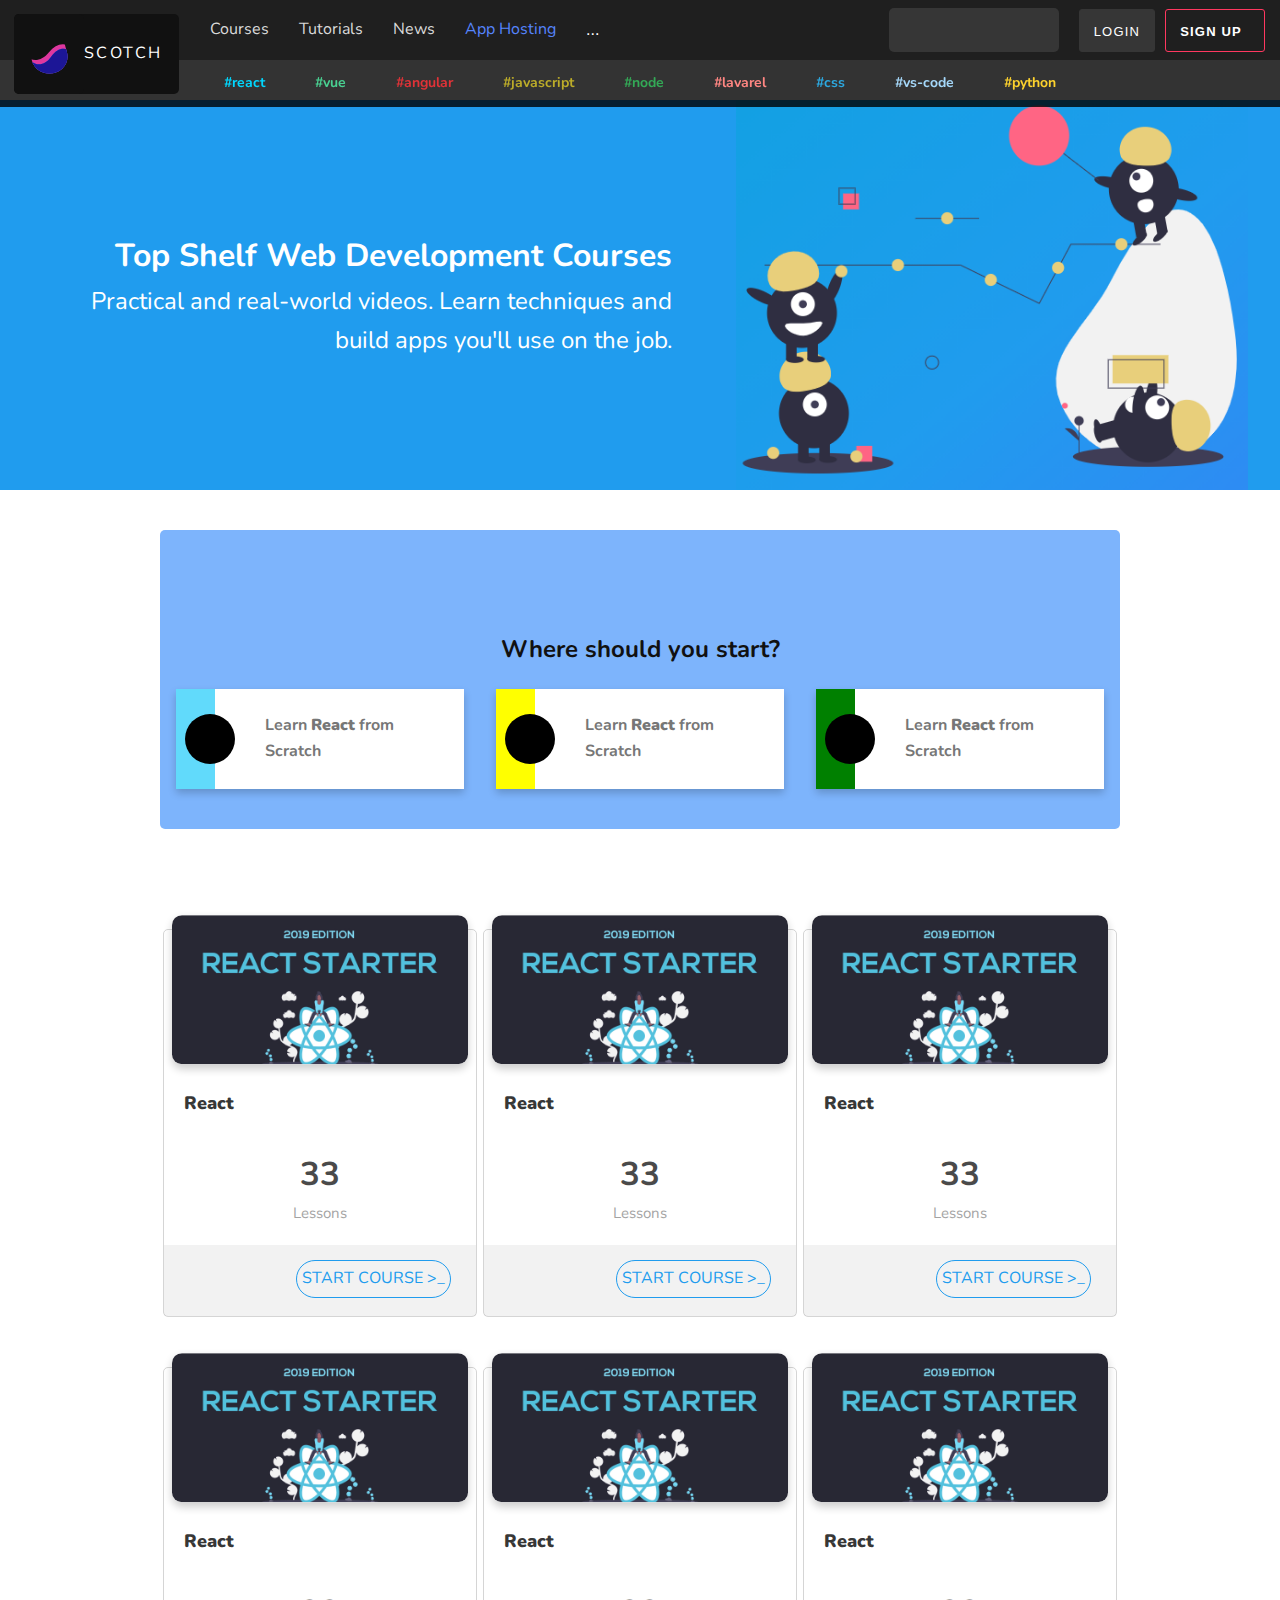
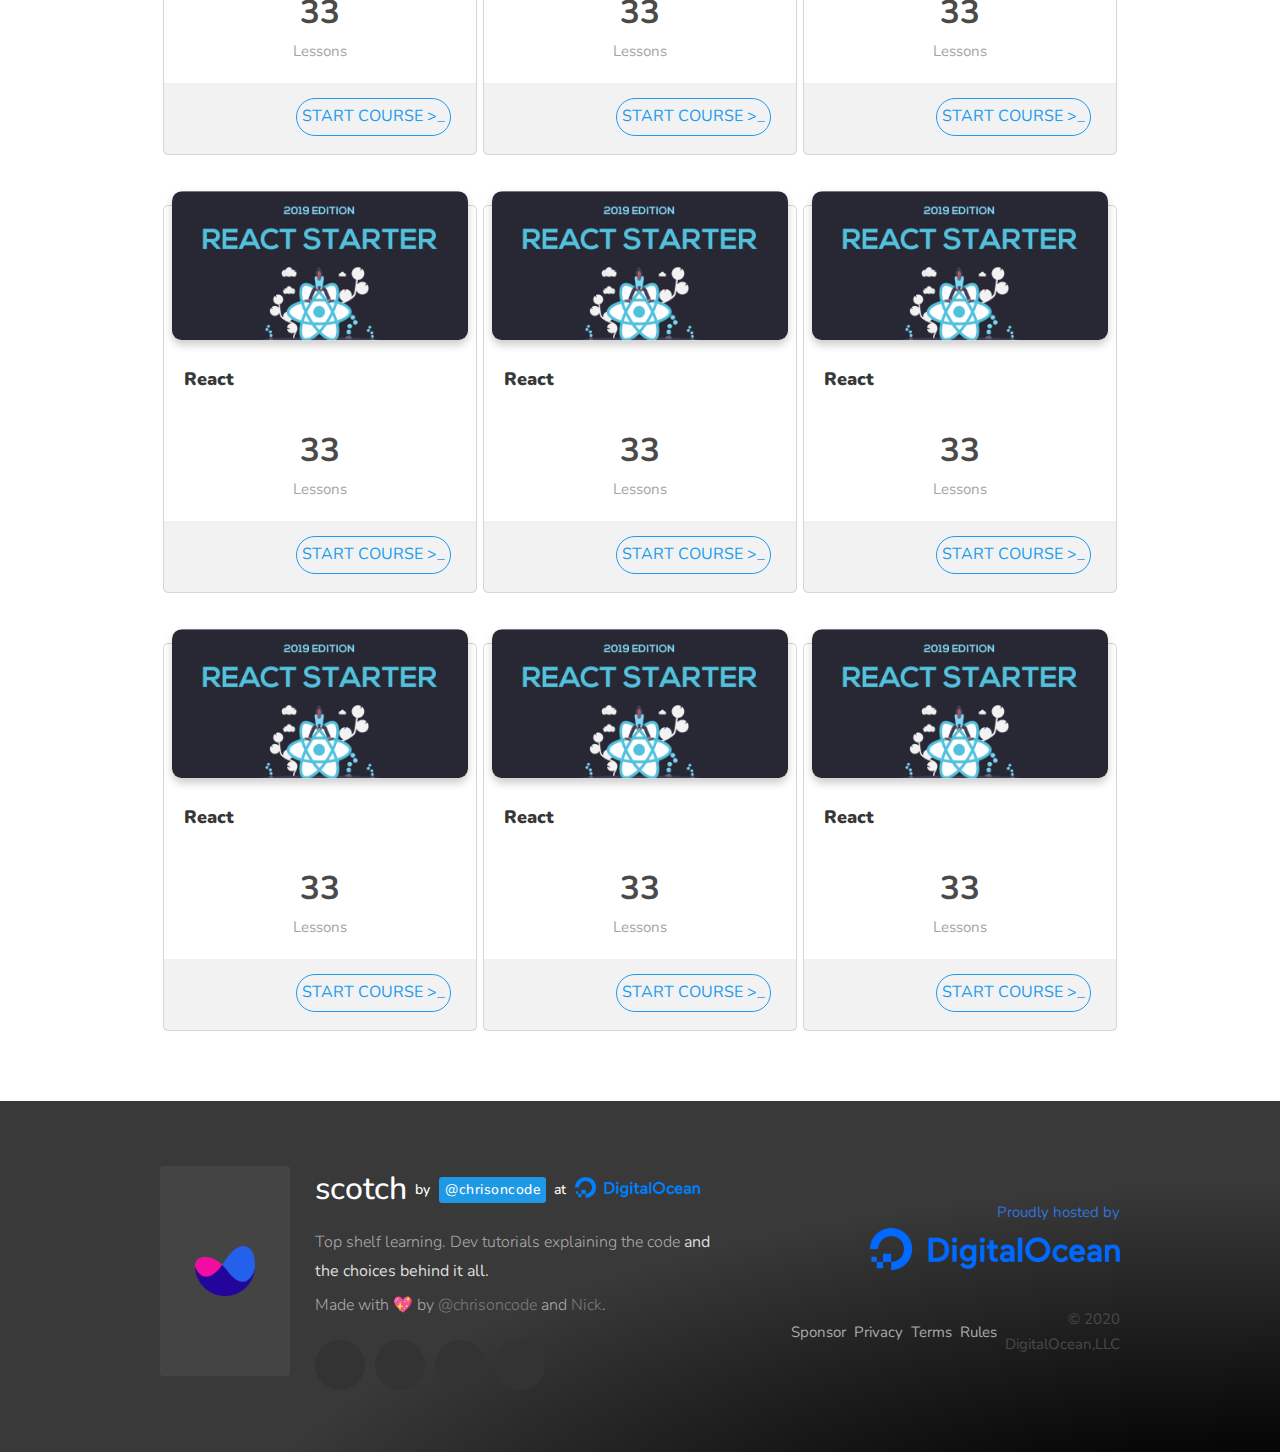
<file: course.html>
<!DOCTYPE html>
<html lang="en">
  <head>
    <meta charset="UTF-8" />
    <meta name="viewport" content="width=device-width, initial-scale=1.0" />
    <!-- <title>Document</title> -->
    <title>Courses ― Scotch.io</title>
    <link
      rel="icon"
      type="image/png"
      sizes="32x32"
      href="./img/favicon-32x32.png"
    />
    <!-- font -->
    <link
      rel="stylesheet"
      href="https://cdnjs.cloudflare.com/ajax/libs/font-awesome/5.14.0/css/all.min.css"
      integrity="sha512-1PKOgIY59xJ8Co8+NE6FZ+LOAZKjy+KY8iq0G4B3CyeY6wYHN3yt9PW0XpSriVlkMXe40PTKnXrLnZ9+fkDaog=="
      crossorigin="anonymous"
    />
    <link
      href="https://fonts.googleapis.com/css2?family=Nunito:wght@300;400;700&display=swap"
      rel="stylesheet"
    />
    <link rel="stylesheet" href="./css/main.css" />
  </head>

  <body>
    <header>
      <nav>
        <div class="navbar-brand">
          <div class="navbar-brand__content" id="navbar-brand__content">
            <a class="navbar-logo" href="/index.html">
              <div class="scotch-container">
                <div class="scotch-logo">
                  <svg
                    class="scotch-logo__liquid"
                    viewBox="0 0 30 48"
                    style="max-width: 80px"
                  >
                    <defs>
                      <clipPath id="clip-path--glass">
                        <path
                          class="liquid__path-container"
                          d="M 8.6 1.5 c 0 13.33 -4.17 20 -3.75 23.33 a 9.17 8.33 0 0 0 20.83 0 c 0.42 -3.33 -3.75 -10 -3.75 -23.33 Z"
                        ></path>
                      </clipPath>
                      <clipPath id="clip-path--liquid">
                        <path
                          class="liquid__path liquid__path--top-clip"
                          d="M -80 22 C -75.08 16 -69.08 16 -64.17 22 S -53.25 28 -48.33 22 S -37.42 16 -32.5 22 S -21.58 28 -16.67 22 S -5.75 16 -0.83 22 S 10.08 28 15 22 S 25.92 16 30.83 22 S 41.75 28 46.67 22 S 57.58 16 62.5 22 S 73.42 28 78.33 22 S 89.25 16 94.17 22 S 105.08 28 110 22 l 0 30 l -190 0"
                        ></path>
                      </clipPath>
                    </defs>
                    <g clip-path="url(#clip-path--glass)">
                      <circle
                        class="liquid__drop liquid__drop--top liquid__drop--1"
                        cx="18.3"
                        cy="3.3"
                        r="1.5"
                      ></circle>
                      <circle
                        class="liquid__drop liquid__drop--bottom liquid__drop--2"
                        cx="12"
                        cy="5"
                        r="1.5"
                      ></circle>
                      <path
                        class="liquid__path liquid__path--top"
                        d="M -80 22 C -75.08 16 -69.08 16 -64.17 22 S -53.25 28 -48.33 22 S -37.42 16 -32.5 22 S -21.58 28 -16.67 22 S -5.75 16 -0.83 22 S 10.08 28 15 22 S 25.92 16 30.83 22 S 41.75 28 46.67 22 S 57.58 16 62.5 22 S 73.42 28 78.33 22 S 89.25 16 94.17 22 S 105.08 28 110 22 l 0 30 l -190 0"
                      ></path>
                      <path
                        class="liquid__path liquid__path--bottom"
                        d="M -70 24.5 C -65.92 18.5 -59.92 18.5 -55.83 24.5 S -45.75 30.5 -41.67 24.5 S -31.58 18.5 -27.5 24.5 S -17.42 30.5 -13.33 24.5 S -3.25 18.5 0.83 24.5 S 10.92 30.5 15 24.5 S 25.08 18.5 29.17 24.5 S 39.25 30.5 43.33 24.5 S 53.42 18.5 57.5 24.5 S 67.58 30.5 71.67 24.5 S 81.75 18.5 85.83 24.5 S 95.92 30.5 100 24.5 l 0 30 l -170 0"
                      ></path>
                      <g
                        class="liquid__path--clip-container"
                        clip-path="url(#clip-path--liquid)"
                      >
                        <path
                          class="liquid__path liquid__path--bottom-clip"
                          d="M -70 24.5 C -65.92 18.5 -59.92 18.5 -55.83 24.5 S -45.75 30.5 -41.67 24.5 S -31.58 18.5 -27.5 24.5 S -17.42 30.5 -13.33 24.5 S -3.25 18.5 0.83 24.5 S 10.92 30.5 15 24.5 S 25.08 18.5 29.17 24.5 S 39.25 30.5 43.33 24.5 S 53.42 18.5 57.5 24.5 S 67.58 30.5 71.67 24.5 S 81.75 18.5 85.83 24.5 S 95.92 30.5 100 24.5 l 0 30 l -170 0"
                        ></path>
                      </g>
                    </g>
                  </svg>
                </div>
              </div>
            </a>
            <a class="navbar-name" id="navbar-name" href="/index.html"
              >SCOTCH</a
            >
          </div>
        </div>
        <div class="nav-items" id="nav-items">
          <ul>
            <li>
              <a href="/course.html"> Courses </a>
            </li>
            <li><a href="/tutorials.html">Tutorials</a></li>
            <li><a href="/news.html">News</a></li>
            <li><a href="/app.html">App Hosting</a></li>
            <li>
              <div class="dropdown">
                <button class="dropbtn">...</button>
                <div class="dropdown-content">
                  <a class="item-child" href="/about.html">About</a>
                  <a class="item-child" href="/app.html">Website Hosting</a>
                  <a class="item-child" href="/glossary.html">JS Glossary</a>
                  <a class="item-child" href="/challenge.html"
                    >Code Challenges</a
                  >
                  <a class="item-child" href="#">Sponsor Scotch</a>
                  <div class="item-child">
                    <a
                      href="https://twitter.com/scotch_io"
                      style="margin-right: 15px; color: #209cee"
                    >
                      <svg
                        class="svg-inline--fa fa-twitter fa-w-16 fa-fw has-text-info"
                        aria-hidden="true"
                        focusable="false"
                        data-prefix="fab"
                        data-icon="twitter"
                        role="img"
                        xmlns="http://www.w3.org/2000/svg"
                        viewBox="0 0 512 512"
                        data-fa-i2svg=""
                      >
                        <path
                          fill="currentColor"
                          d="M459.37 151.716c.325 4.548.325 9.097.325 13.645 0 138.72-105.583 298.558-298.558 298.558-59.452 0-114.68-17.219-161.137-47.106 8.447.974 16.568 1.299 25.34 1.299 49.055 0 94.213-16.568 130.274-44.832-46.132-.975-84.792-31.188-98.112-72.772 6.498.974 12.995 1.624 19.818 1.624 9.421 0 18.843-1.3 27.614-3.573-48.081-9.747-84.143-51.98-84.143-102.985v-1.299c13.969 7.797 30.214 12.67 47.431 13.319-28.264-18.843-46.781-51.005-46.781-87.391 0-19.492 5.197-37.36 14.294-52.954 51.655 63.675 129.3 105.258 216.365 109.807-1.624-7.797-2.599-15.918-2.599-24.04 0-57.828 46.782-104.934 104.934-104.934 30.213 0 57.502 12.67 76.67 33.137 23.715-4.548 46.456-13.32 66.599-25.34-7.798 24.366-24.366 44.833-46.132 57.827 21.117-2.273 41.584-8.122 60.426-16.243-14.292 20.791-32.161 39.308-52.628 54.253z"
                        ></path>
                      </svg>
                      <!-- <i class="fab fa-fw fa-twitter has-text-info"></i> -->
                    </a>
                    <a
                      href="https://facebook.com/scotchdevelopment"
                      style="margin-right: 15px; color: #3273dc"
                    >
                      <svg
                        class="svg-inline--fa fa-facebook fa-w-16 fa-fw has-text-link"
                        aria-hidden="true"
                        focusable="false"
                        data-prefix="fab"
                        data-icon="facebook"
                        role="img"
                        xmlns="http://www.w3.org/2000/svg"
                        viewBox="0 0 512 512"
                        data-fa-i2svg=""
                      >
                        <path
                          fill="currentColor"
                          d="M504 256C504 119 393 8 256 8S8 119 8 256c0 123.78 90.69 226.38 209.25 245V327.69h-63V256h63v-54.64c0-62.15 37-96.48 93.67-96.48 27.14 0 55.52 4.84 55.52 4.84v61h-31.28c-30.8 0-40.41 19.12-40.41 38.73V256h68.78l-11 71.69h-57.78V501C413.31 482.38 504 379.78 504 256z"
                        ></path>
                      </svg>
                      <!-- <i class="fab fa-fw fa-facebook has-text-link"></i> -->
                    </a>
                    <a
                      href="https://facebook.com/scotchdevelopment"
                      style="margin-right: 15px; color: #fff"
                    >
                      <svg
                        class="svg-inline--fa fa-github-alt fa-w-15 fa-fw has-text-white"
                        aria-hidden="true"
                        focusable="false"
                        data-prefix="fab"
                        data-icon="github-alt"
                        role="img"
                        xmlns="http://www.w3.org/2000/svg"
                        viewBox="0 0 480 512"
                        data-fa-i2svg=""
                      >
                        <path
                          fill="currentColor"
                          d="M186.1 328.7c0 20.9-10.9 55.1-36.7 55.1s-36.7-34.2-36.7-55.1 10.9-55.1 36.7-55.1 36.7 34.2 36.7 55.1zM480 278.2c0 31.9-3.2 65.7-17.5 95-37.9 76.6-142.1 74.8-216.7 74.8-75.8 0-186.2 2.7-225.6-74.8-14.6-29-20.2-63.1-20.2-95 0-41.9 13.9-81.5 41.5-113.6-5.2-15.8-7.7-32.4-7.7-48.8 0-21.5 4.9-32.3 14.6-51.8 45.3 0 74.3 9 108.8 36 29-6.9 58.8-10 88.7-10 27 0 54.2 2.9 80.4 9.2 34-26.7 63-35.2 107.8-35.2 9.8 19.5 14.6 30.3 14.6 51.8 0 16.4-2.6 32.7-7.7 48.2 27.5 32.4 39 72.3 39 114.2zm-64.3 50.5c0-43.9-26.7-82.6-73.5-82.6-18.9 0-37 3.4-56 6-14.9 2.3-29.8 3.2-45.1 3.2-15.2 0-30.1-.9-45.1-3.2-18.7-2.6-37-6-56-6-46.8 0-73.5 38.7-73.5 82.6 0 87.8 80.4 101.3 150.4 101.3h48.2c70.3 0 150.6-13.4 150.6-101.3zm-82.6-55.1c-25.8 0-36.7 34.2-36.7 55.1s10.9 55.1 36.7 55.1 36.7-34.2 36.7-55.1-10.9-55.1-36.7-55.1z"
                        ></path>
                      </svg>
                      <!-- <i class="fab fa-fw fa-github-alt has-text-white"></i> -->
                    </a>
                    <a
                      href="https://www.youtube.com/channel/UCLyOul64B-SwBpOd9f2Kfxw"
                      style="color: #ff3860"
                    >
                      <svg
                        class="svg-inline--fa fa-youtube fa-w-18 fa-fw has-text-danger"
                        aria-hidden="true"
                        focusable="false"
                        data-prefix="fab"
                        data-icon="youtube"
                        role="img"
                        xmlns="http://www.w3.org/2000/svg"
                        viewBox="0 0 576 512"
                        data-fa-i2svg=""
                      >
                        <path
                          fill="currentColor"
                          d="M549.655 124.083c-6.281-23.65-24.787-42.276-48.284-48.597C458.781 64 288 64 288 64S117.22 64 74.629 75.486c-23.497 6.322-42.003 24.947-48.284 48.597-11.412 42.867-11.412 132.305-11.412 132.305s0 89.438 11.412 132.305c6.281 23.65 24.787 41.5 48.284 47.821C117.22 448 288 448 288 448s170.78 0 213.371-11.486c23.497-6.321 42.003-24.171 48.284-47.821 11.412-42.867 11.412-132.305 11.412-132.305s0-89.438-11.412-132.305zm-317.51 213.508V175.185l142.739 81.205-142.739 81.201z"
                        ></path>
                      </svg>
                      <!-- <i class="fab fa-fw fa-youtube has-text-danger"></i> -->
                    </a>
                  </div>
                </div>
              </div>
            </li>
          </ul>
        </div>
        <div class="search-container">
          <form action="/action_page.php">
            <input type="text" name="search" />
            <button type="submit"><i class="fa fa-search"></i></button>
          </form>
        </div>
        <div class="btn-login">
          <button class="sco-btnGray">LOGIN</button>
        </div>
        <div class="btn-signup">
          <button class="sco-btnRed">
            <strong>SIGN UP</strong>
            <span><i class="far fa-hand-spock"></i></span>
          </button>
        </div>

        <div class="menu-icon__dropdown" id="menu-icon__dropdown">
          <ul>
            <li><a href="/course.html">Courses</a></li>
            <li><a href="/tutorials.html">Tutorials</a></li>
            <li><a href="/news.html">News</a></li>
            <li><a href="/app.html">App Hosting</a></li>
          </ul>
          <div class="menu-icon__footer">
            <div class="search-container">
              <form action="/action_page.php">
                <input type="text" name="search" />
                <button type="submit"><i class="fa fa-search"></i></button>
              </form>
            </div>
            <div class="btn-login">
              <button class="sco-btnGray">LOGIN</button>
            </div>
            <div class="btn-signup">
              <button class="sco-btnRed">
                <strong>SIGN UP</strong>
                <span><i class="far fa-hand-spock"></i></span>
              </button>
            </div>
          </div>
        </div>
        <div class="menu-icon" id="menu-icon">
          <span class="fa fa-bars"></span>
        </div>
        <div class="cancel-icon" id="cancel-icon">
          <span class="fas fa-times"></span>
        </div>
      </nav>
    </header>

    <section class="menu">
      <div class="menu__content">
        <nav>
          <a class="menu__item color-react" href="/tag.html">#react</a>
          <a class="menu__item color-vue" href="/tag.html">#vue</a>
          <a class="menu__item color-angular" href="/tag.html">#angular</a>
          <a class="menu__item color-javascript" href="/tag.html"
            >#javascript</a
          >
          <a class="menu__item color-node" href="/tag.html">#node</a>
          <a class="menu__item color-lavarel" href="/tag.html">#lavarel</a>
          <a class="menu__item color-css" href="/tag.html">#css</a>
          <a class="menu__item color-vs-code" href="/tag.html">#vs-code</a>
          <a class="menu__item color-python" href="/tag.html">#python</a>
        </nav>
      </div>
    </section>

    <section class="banner">
      <div class="banner__content">
        <div class="banner__left">
          <h1>Top Shelf Web Development Courses</h1>
          <p>
            Practical and real-world videos. Learn techniques and<br />
            build apps you'll use on the job.
          </p>
        </div>
        <div class="banner__right">
          <img src="./img/banner1.PNG" alt="" />
        </div>
      </div>
    </section>

    <section class="start">
      <div class="start__content">
        <div class="start__title">
          <h1>Where should you start?</h1>
        </div>
        <div class="start__course">
          <div class="start__course__item item1">
            <div class="item__left">
              <div class="left__icon">
                <i class="fab fa-react"></i>
              </div>
            </div>
            <div class="item__right">
              <h3 class="course__title">
                Learn <strong>React</strong> from Scratch
              </h3>
            </div>
          </div>
          <div class="start__course__item item2">
            <div style="background-color: yellow" class="item__left">
              <div class="left__icon">
                <i style="color: yellow" class="fab fa-js-square"></i>
              </div>
            </div>
            <div class="item__right">
              <h3 class="course__title">
                Learn <strong>React</strong> from Scratch
              </h3>
            </div>
          </div>
          <div class="start__course__item item3">
            <div style="background-color: green" class="item__left">
              <div class="left__icon">
                <i style="color: green" class="fab fa-vuejs"></i>
              </div>
            </div>
            <div class="item__right">
              <h3 class="course__title">
                Learn <strong>React</strong> from Scratch
              </h3>
            </div>
          </div>
        </div>
      </div>
    </section>

    <section class="courses">
      <div class="courses__content">
        <div class="courses__item">
          <div class="courses__card">
            <img class="img__courses__card" src="./img/courses1.png" />
            <div class="courses__card__content">
              <h4 class="courses__title">
                <a href=""><b>React</b></a>
              </h4>

              <div class="courses__lesson">
                <p><strong>33</strong></p>
                <p><span>Lessons</span></p>
              </div>
            </div>
            <div class="start__courses">
              <a href=""> Start Course >_ </a>
            </div>
          </div>
        </div>
        <div class="courses__item">
          <div class="courses__card">
            <img class="img__courses__card" src="./img/courses1.png" />
            <div class="courses__card__content">
              <h4 class="courses__title">
                <a href=""><b>React</b></a>
              </h4>

              <div class="courses__lesson">
                <p><strong>33</strong></p>
                <p><span>Lessons</span></p>
              </div>
            </div>
            <div class="start__courses">
              <a href=""> Start Course >_ </a>
            </div>
          </div>
        </div>
        <div class="courses__item">
          <div class="courses__card">
            <img class="img__courses__card" src="./img/courses1.png" />
            <div class="courses__card__content">
              <h4 class="courses__title">
                <a href=""><b>React</b></a>
              </h4>

              <div class="courses__lesson">
                <p><strong>33</strong></p>
                <p><span>Lessons</span></p>
              </div>
            </div>
            <div class="start__courses">
              <a href=""> Start Course >_ </a>
            </div>
          </div>
        </div>
        <div class="courses__item">
          <div class="courses__card">
            <img class="img__courses__card" src="./img/courses1.png" />
            <div class="courses__card__content">
              <h4 class="courses__title">
                <a href=""><b>React</b></a>
              </h4>

              <div class="courses__lesson">
                <p><strong>33</strong></p>
                <p><span>Lessons</span></p>
              </div>
            </div>
            <div class="start__courses">
              <a href=""> Start Course >_ </a>
            </div>
          </div>
        </div>
        <div class="courses__item">
          <div class="courses__card">
            <img class="img__courses__card" src="./img/courses1.png" />
            <div class="courses__card__content">
              <h4 class="courses__title">
                <a href=""><b>React</b></a>
              </h4>

              <div class="courses__lesson">
                <p><strong>33</strong></p>
                <p><span>Lessons</span></p>
              </div>
            </div>
            <div class="start__courses">
              <a href=""> Start Course >_ </a>
            </div>
          </div>
        </div>
        <div class="courses__item">
          <div class="courses__card">
            <img class="img__courses__card" src="./img/courses1.png" />
            <div class="courses__card__content">
              <h4 class="courses__title">
                <a href=""><b>React</b></a>
              </h4>

              <div class="courses__lesson">
                <p><strong>33</strong></p>
                <p><span>Lessons</span></p>
              </div>
            </div>
            <div class="start__courses">
              <a href=""> Start Course >_ </a>
            </div>
          </div>
        </div>
        <div class="courses__item">
          <div class="courses__card">
            <img class="img__courses__card" src="./img/courses1.png" />
            <div class="courses__card__content">
              <h4 class="courses__title">
                <a href=""><b>React</b></a>
              </h4>

              <div class="courses__lesson">
                <p><strong>33</strong></p>
                <p><span>Lessons</span></p>
              </div>
            </div>
            <div class="start__courses">
              <a href=""> Start Course >_ </a>
            </div>
          </div>
        </div>
        <div class="courses__item">
          <div class="courses__card">
            <img class="img__courses__card" src="./img/courses1.png" />
            <div class="courses__card__content">
              <h4 class="courses__title">
                <a href=""><b>React</b></a>
              </h4>

              <div class="courses__lesson">
                <p><strong>33</strong></p>
                <p><span>Lessons</span></p>
              </div>
            </div>
            <div class="start__courses">
              <a href=""> Start Course >_ </a>
            </div>
          </div>
        </div>
        <div class="courses__item">
          <div class="courses__card">
            <img class="img__courses__card" src="./img/courses1.png" />
            <div class="courses__card__content">
              <h4 class="courses__title">
                <a href=""><b>React</b></a>
              </h4>

              <div class="courses__lesson">
                <p><strong>33</strong></p>
                <p><span>Lessons</span></p>
              </div>
            </div>
            <div class="start__courses">
              <a href=""> Start Course >_ </a>
            </div>
          </div>
        </div>
        <div class="courses__item">
          <div class="courses__card">
            <img class="img__courses__card" src="./img/courses1.png" />
            <div class="courses__card__content">
              <h4 class="courses__title">
                <a href=""><b>React</b></a>
              </h4>

              <div class="courses__lesson">
                <p><strong>33</strong></p>
                <p><span>Lessons</span></p>
              </div>
            </div>
            <div class="start__courses">
              <a href=""> Start Course >_ </a>
            </div>
          </div>
        </div>
        <div class="courses__item">
          <div class="courses__card">
            <img class="img__courses__card" src="./img/courses1.png" />
            <div class="courses__card__content">
              <h4 class="courses__title">
                <a href=""><b>React</b></a>
              </h4>

              <div class="courses__lesson">
                <p><strong>33</strong></p>
                <p><span>Lessons</span></p>
              </div>
            </div>
            <div class="start__courses">
              <a href=""> Start Course >_ </a>
            </div>
          </div>
        </div>
        <div class="courses__item">
          <div class="courses__card">
            <img class="img__courses__card" src="./img/courses1.png" />
            <div class="courses__card__content">
              <h4 class="courses__title">
                <a href=""><b>React</b></a>
              </h4>

              <div class="courses__lesson">
                <p><strong>33</strong></p>
                <p><span>Lessons</span></p>
              </div>
            </div>
            <div class="start__courses">
              <a href=""> Start Course >_ </a>
            </div>
          </div>
        </div>
      </div>
    </section>

    <footer>
      <div class="footer__content">
        <div class="footer__left">
          <div class="footer__logo">
            <img src="./img/logo.png" alt="" />
          </div>
          <div class="footer__about">
            <h4>
              scotch <span style="font-size: 14px; margin-left: 8px">by</span>
              <a
                href="https://twitter.com/chrisoncode"
                class="has-text-light"
                style="
                  background: #1e99e6;
                  border-radius: 3px;
                  color: #fff;
                  font-size: 14px;
                  display: inline-block;
                  padding: 3px 6px;
                  letter-spacing: 0.5px;
                  margin-left: 9px;
                "
                >@chrisoncode</a
              ><span style="font-size: 14px; margin-left: 8px">at</span
              ><a
                href="https://twitter.com/digitalocean"
                class="has-text-light"
                style="margin-left: 9px; margin-bottom: 2px"
                ><img
                  class="lazy loaded"
                  data-src="/img/logos/digital-ocean.png"
                  alt="Digital Ocean"
                  style="padding-top: 4px; width: 125px"
                  src="./img/digital-ocean.png"
                  data-was-processed="true"
              /></a>
            </h4>
            <div class="footer__text">
              <p>
                Top shelf learning. Dev tutorials explaining the code
                <strong style="color: #ddd"
                  >and the choices behind it all.</strong
                >
              </p>
              <p>
                Made with 💖 by
                <a href="https://twitter.com/chrisoncode" class="has-text-grey"
                  >@chrisoncode</a
                >
                and
                <a
                  href="https://twitter.com/whatnicktweets"
                  class="has-text-grey"
                  >Nick</a
                >.
              </p>
            </div>
            <div class="footer__social">
              <ul>
                <li>
                  <a href=""><i class="fab fa-twitter"></i></a>
                </li>
                <li>
                  <a href=""><i class="fab fa-facebook-f"></i></a>
                </li>
                <li>
                  <a href=""><i class="fab fa-github"></i></a>
                </li>
                <li>
                  <a href=""><i class="fab fa-youtube"></i></a>
                </li>
              </ul>
            </div>
          </div>
        </div>
        <div class="footer__right">
          <a href=""
            >Proudly hosted by
            <span
              ><br />
              <img
                class="lazy loaded"
                data-src="/img/logos/digital-ocean.png"
                alt="Digital Ocean"
                style="padding-top: 4px; width: 250px"
                src="./img/digitalocean_logo.png"
                data-was-processed="true"
              /> </span
          ></a>
          <div class="footer__info">
            <ul>
              <li><a href="">Sponsor</a></li>
              <li><a href="">Privacy</a></li>
              <li><a href="">Terms</a></li>
              <li><a href="">Rules</a></li>
              <li>
                © 2020 DigitalOcean,LLC
              </li>
            </ul>
          </div>
        </div>
      </div>
    </footer>
    <script>
      var logo = document.querySelector(".scotch-logo");

      logo.addEventListener("mouseenter", function () {
        logo.classList.add("scotch-logo--active");
      });

      logo.addEventListener("mouseleave", function () {
        logo.classList.remove("scotch-logo--active");
      });
      function animateLogo() {
        logo.classList.add("scotch-logo--active");
        setTimeout(function () {
          logo.classList.remove("scotch-logo--active");
        }, 4500);
      }

      window.addEventListener("scroll", function () {
        animateLogo();
      });
      window.addEventListener("load", function () {
        animateLogo();
      });
    </script>

    <!-- ---------------------------------------------------------- -->
    <script>
      document
        .getElementById("menu-icon")
        .addEventListener("click", function (event) {
          let show = document.getElementById("menu-icon__dropdown");
          show.style.height = "auto";
          show.style.display = "block";
          let btn = document.getElementById("cancel-icon");
          btn.style.display = "flex";
          btn.style.alignItems = "center";
          document.getElementById("menu-icon").style.display = "none";
        });
      document
        .getElementById("cancel-icon")
        .addEventListener("click", function (event) {
          let show = document.getElementById("menu-icon__dropdown");
          show.style.height = "0";
          show.style.display = "none";
          let btn = document.getElementById("menu-icon");
          btn.style.display = "flex";
          btn.style.alignItems = "center";
          document.getElementById("cancel-icon").style.display = "none";
        });
    </script>

    <script>
      window.addEventListener("scroll", function () {
        if (pageYOffset === 0) {
          let logo = document.getElementById("navbar-name");

          logo.style.transform = "translateX(0)";
          logo.style.width = "inherit";
          document.getElementById("nav-items").style.paddingLeft = "185px";
        } else {
          let logoChange = document.getElementById("navbar-name");

          logoChange.style.transform = "translateX(-65%)";
          logoChange.style.width = "50%";
          document.getElementById("nav-items").style.paddingLeft = "85px";
        }
      });
    </script>
  </body>
</html>
</file>
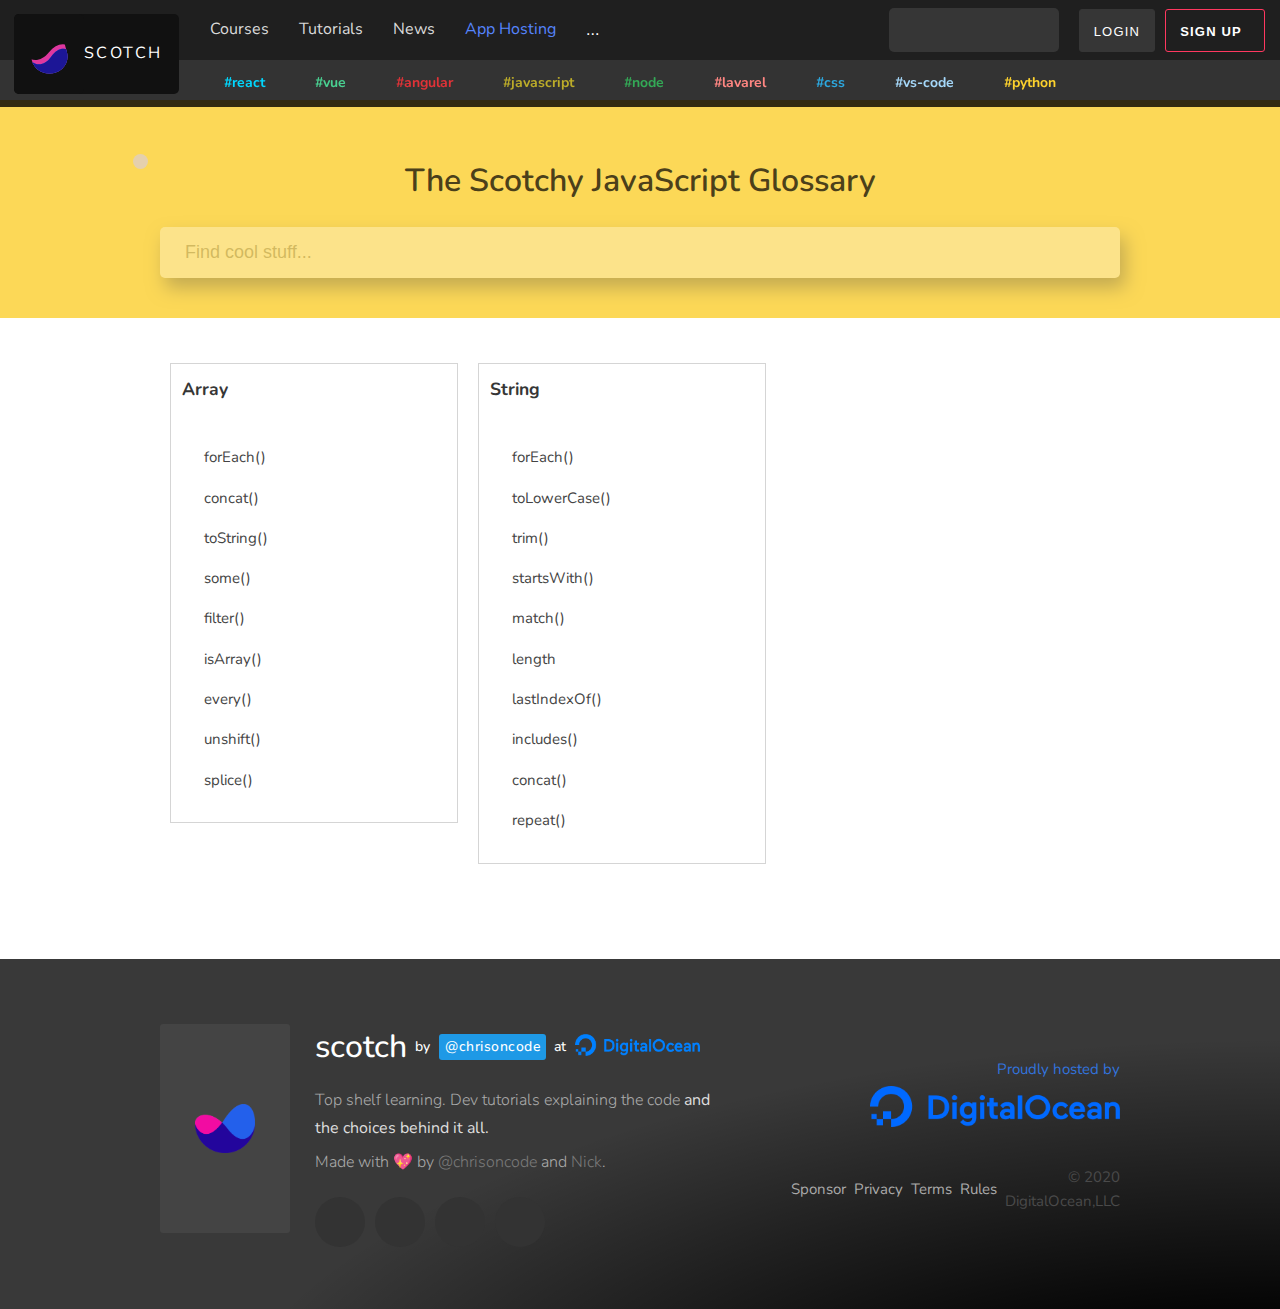
<file: glossary.html>
<!DOCTYPE html>
<html lang="en">
  <head>
    <meta charset="UTF-8" />
    <meta name="viewport" content="width=device-width, initial-scale=1.0" />
    <!-- <title>Document</title> -->
    <title>JavaScript Glossary ― Scotch.io</title>
    <link
      rel="icon"
      type="image/png"
      sizes="32x32"
      href="./img/favicon-32x32.png"
    />
    <!-- font -->
    <link
      rel="stylesheet"
      href="https://cdnjs.cloudflare.com/ajax/libs/font-awesome/5.14.0/css/all.min.css"
      integrity="sha512-1PKOgIY59xJ8Co8+NE6FZ+LOAZKjy+KY8iq0G4B3CyeY6wYHN3yt9PW0XpSriVlkMXe40PTKnXrLnZ9+fkDaog=="
      crossorigin="anonymous"
    />
    <link
      href="https://fonts.googleapis.com/css2?family=Nunito:wght@300;400;700&display=swap"
      rel="stylesheet"
    />
    <link rel="stylesheet" href="./css/main.css" />
  </head>

  <body>
    <header>
      <nav>
        <div class="navbar-brand">
          <div class="navbar-brand__content" id="navbar-brand__content">
            <a class="navbar-logo" href="/index.html">
              <div class="scotch-container">
                <div class="scotch-logo">
                  <svg
                    class="scotch-logo__liquid"
                    viewBox="0 0 30 48"
                    style="max-width: 80px"
                  >
                    <defs>
                      <clipPath id="clip-path--glass">
                        <path
                          class="liquid__path-container"
                          d="M 8.6 1.5 c 0 13.33 -4.17 20 -3.75 23.33 a 9.17 8.33 0 0 0 20.83 0 c 0.42 -3.33 -3.75 -10 -3.75 -23.33 Z"
                        ></path>
                      </clipPath>
                      <clipPath id="clip-path--liquid">
                        <path
                          class="liquid__path liquid__path--top-clip"
                          d="M -80 22 C -75.08 16 -69.08 16 -64.17 22 S -53.25 28 -48.33 22 S -37.42 16 -32.5 22 S -21.58 28 -16.67 22 S -5.75 16 -0.83 22 S 10.08 28 15 22 S 25.92 16 30.83 22 S 41.75 28 46.67 22 S 57.58 16 62.5 22 S 73.42 28 78.33 22 S 89.25 16 94.17 22 S 105.08 28 110 22 l 0 30 l -190 0"
                        ></path>
                      </clipPath>
                    </defs>
                    <g clip-path="url(#clip-path--glass)">
                      <circle
                        class="liquid__drop liquid__drop--top liquid__drop--1"
                        cx="18.3"
                        cy="3.3"
                        r="1.5"
                      ></circle>
                      <circle
                        class="liquid__drop liquid__drop--bottom liquid__drop--2"
                        cx="12"
                        cy="5"
                        r="1.5"
                      ></circle>
                      <path
                        class="liquid__path liquid__path--top"
                        d="M -80 22 C -75.08 16 -69.08 16 -64.17 22 S -53.25 28 -48.33 22 S -37.42 16 -32.5 22 S -21.58 28 -16.67 22 S -5.75 16 -0.83 22 S 10.08 28 15 22 S 25.92 16 30.83 22 S 41.75 28 46.67 22 S 57.58 16 62.5 22 S 73.42 28 78.33 22 S 89.25 16 94.17 22 S 105.08 28 110 22 l 0 30 l -190 0"
                      ></path>
                      <path
                        class="liquid__path liquid__path--bottom"
                        d="M -70 24.5 C -65.92 18.5 -59.92 18.5 -55.83 24.5 S -45.75 30.5 -41.67 24.5 S -31.58 18.5 -27.5 24.5 S -17.42 30.5 -13.33 24.5 S -3.25 18.5 0.83 24.5 S 10.92 30.5 15 24.5 S 25.08 18.5 29.17 24.5 S 39.25 30.5 43.33 24.5 S 53.42 18.5 57.5 24.5 S 67.58 30.5 71.67 24.5 S 81.75 18.5 85.83 24.5 S 95.92 30.5 100 24.5 l 0 30 l -170 0"
                      ></path>
                      <g
                        class="liquid__path--clip-container"
                        clip-path="url(#clip-path--liquid)"
                      >
                        <path
                          class="liquid__path liquid__path--bottom-clip"
                          d="M -70 24.5 C -65.92 18.5 -59.92 18.5 -55.83 24.5 S -45.75 30.5 -41.67 24.5 S -31.58 18.5 -27.5 24.5 S -17.42 30.5 -13.33 24.5 S -3.25 18.5 0.83 24.5 S 10.92 30.5 15 24.5 S 25.08 18.5 29.17 24.5 S 39.25 30.5 43.33 24.5 S 53.42 18.5 57.5 24.5 S 67.58 30.5 71.67 24.5 S 81.75 18.5 85.83 24.5 S 95.92 30.5 100 24.5 l 0 30 l -170 0"
                        ></path>
                      </g>
                    </g>
                  </svg>
                </div>
              </div>
            </a>
            <a class="navbar-name" id="navbar-name" href="/index.html"
              >SCOTCH</a
            >
          </div>
        </div>
        <div class="nav-items" id="nav-items">
          <ul>
            <li>
              <a href="/course.html"> Courses </a>
            </li>
            <li><a href="/tutorials.html">Tutorials</a></li>
            <li><a href="/news.html">News</a></li>
            <li><a href="/app.html">App Hosting</a></li>
            <li>
              <div class="dropdown">
                <button class="dropbtn">...</button>
                <div class="dropdown-content">
                  <a class="item-child" href="/about.html">About</a>
                  <a class="item-child" href="/app.html">Website Hosting</a>
                  <a class="item-child" href="/glossary.html">JS Glossary</a>
                  <a class="item-child" href="/challenge.html"
                    >Code Challenges</a
                  >
                  <a class="item-child" href="#">Sponsor Scotch</a>
                  <div class="item-child">
                    <a
                      href="https://twitter.com/scotch_io"
                      style="margin-right: 15px; color: #209cee"
                    >
                      <svg
                        class="svg-inline--fa fa-twitter fa-w-16 fa-fw has-text-info"
                        aria-hidden="true"
                        focusable="false"
                        data-prefix="fab"
                        data-icon="twitter"
                        role="img"
                        xmlns="http://www.w3.org/2000/svg"
                        viewBox="0 0 512 512"
                        data-fa-i2svg=""
                      >
                        <path
                          fill="currentColor"
                          d="M459.37 151.716c.325 4.548.325 9.097.325 13.645 0 138.72-105.583 298.558-298.558 298.558-59.452 0-114.68-17.219-161.137-47.106 8.447.974 16.568 1.299 25.34 1.299 49.055 0 94.213-16.568 130.274-44.832-46.132-.975-84.792-31.188-98.112-72.772 6.498.974 12.995 1.624 19.818 1.624 9.421 0 18.843-1.3 27.614-3.573-48.081-9.747-84.143-51.98-84.143-102.985v-1.299c13.969 7.797 30.214 12.67 47.431 13.319-28.264-18.843-46.781-51.005-46.781-87.391 0-19.492 5.197-37.36 14.294-52.954 51.655 63.675 129.3 105.258 216.365 109.807-1.624-7.797-2.599-15.918-2.599-24.04 0-57.828 46.782-104.934 104.934-104.934 30.213 0 57.502 12.67 76.67 33.137 23.715-4.548 46.456-13.32 66.599-25.34-7.798 24.366-24.366 44.833-46.132 57.827 21.117-2.273 41.584-8.122 60.426-16.243-14.292 20.791-32.161 39.308-52.628 54.253z"
                        ></path>
                      </svg>
                      <!-- <i class="fab fa-fw fa-twitter has-text-info"></i> -->
                    </a>
                    <a
                      href="https://facebook.com/scotchdevelopment"
                      style="margin-right: 15px; color: #3273dc"
                    >
                      <svg
                        class="svg-inline--fa fa-facebook fa-w-16 fa-fw has-text-link"
                        aria-hidden="true"
                        focusable="false"
                        data-prefix="fab"
                        data-icon="facebook"
                        role="img"
                        xmlns="http://www.w3.org/2000/svg"
                        viewBox="0 0 512 512"
                        data-fa-i2svg=""
                      >
                        <path
                          fill="currentColor"
                          d="M504 256C504 119 393 8 256 8S8 119 8 256c0 123.78 90.69 226.38 209.25 245V327.69h-63V256h63v-54.64c0-62.15 37-96.48 93.67-96.48 27.14 0 55.52 4.84 55.52 4.84v61h-31.28c-30.8 0-40.41 19.12-40.41 38.73V256h68.78l-11 71.69h-57.78V501C413.31 482.38 504 379.78 504 256z"
                        ></path>
                      </svg>
                      <!-- <i class="fab fa-fw fa-facebook has-text-link"></i> -->
                    </a>
                    <a
                      href="https://facebook.com/scotchdevelopment"
                      style="margin-right: 15px; color: #fff"
                    >
                      <svg
                        class="svg-inline--fa fa-github-alt fa-w-15 fa-fw has-text-white"
                        aria-hidden="true"
                        focusable="false"
                        data-prefix="fab"
                        data-icon="github-alt"
                        role="img"
                        xmlns="http://www.w3.org/2000/svg"
                        viewBox="0 0 480 512"
                        data-fa-i2svg=""
                      >
                        <path
                          fill="currentColor"
                          d="M186.1 328.7c0 20.9-10.9 55.1-36.7 55.1s-36.7-34.2-36.7-55.1 10.9-55.1 36.7-55.1 36.7 34.2 36.7 55.1zM480 278.2c0 31.9-3.2 65.7-17.5 95-37.9 76.6-142.1 74.8-216.7 74.8-75.8 0-186.2 2.7-225.6-74.8-14.6-29-20.2-63.1-20.2-95 0-41.9 13.9-81.5 41.5-113.6-5.2-15.8-7.7-32.4-7.7-48.8 0-21.5 4.9-32.3 14.6-51.8 45.3 0 74.3 9 108.8 36 29-6.9 58.8-10 88.7-10 27 0 54.2 2.9 80.4 9.2 34-26.7 63-35.2 107.8-35.2 9.8 19.5 14.6 30.3 14.6 51.8 0 16.4-2.6 32.7-7.7 48.2 27.5 32.4 39 72.3 39 114.2zm-64.3 50.5c0-43.9-26.7-82.6-73.5-82.6-18.9 0-37 3.4-56 6-14.9 2.3-29.8 3.2-45.1 3.2-15.2 0-30.1-.9-45.1-3.2-18.7-2.6-37-6-56-6-46.8 0-73.5 38.7-73.5 82.6 0 87.8 80.4 101.3 150.4 101.3h48.2c70.3 0 150.6-13.4 150.6-101.3zm-82.6-55.1c-25.8 0-36.7 34.2-36.7 55.1s10.9 55.1 36.7 55.1 36.7-34.2 36.7-55.1-10.9-55.1-36.7-55.1z"
                        ></path>
                      </svg>
                      <!-- <i class="fab fa-fw fa-github-alt has-text-white"></i> -->
                    </a>
                    <a
                      href="https://www.youtube.com/channel/UCLyOul64B-SwBpOd9f2Kfxw"
                      style="color: #ff3860"
                    >
                      <svg
                        class="svg-inline--fa fa-youtube fa-w-18 fa-fw has-text-danger"
                        aria-hidden="true"
                        focusable="false"
                        data-prefix="fab"
                        data-icon="youtube"
                        role="img"
                        xmlns="http://www.w3.org/2000/svg"
                        viewBox="0 0 576 512"
                        data-fa-i2svg=""
                      >
                        <path
                          fill="currentColor"
                          d="M549.655 124.083c-6.281-23.65-24.787-42.276-48.284-48.597C458.781 64 288 64 288 64S117.22 64 74.629 75.486c-23.497 6.322-42.003 24.947-48.284 48.597-11.412 42.867-11.412 132.305-11.412 132.305s0 89.438 11.412 132.305c6.281 23.65 24.787 41.5 48.284 47.821C117.22 448 288 448 288 448s170.78 0 213.371-11.486c23.497-6.321 42.003-24.171 48.284-47.821 11.412-42.867 11.412-132.305 11.412-132.305s0-89.438-11.412-132.305zm-317.51 213.508V175.185l142.739 81.205-142.739 81.201z"
                        ></path>
                      </svg>
                      <!-- <i class="fab fa-fw fa-youtube has-text-danger"></i> -->
                    </a>
                  </div>
                </div>
              </div>
            </li>
          </ul>
        </div>
        <div class="search-container">
          <form action="/action_page.php">
            <input type="text" name="search" />
            <button type="submit"><i class="fa fa-search"></i></button>
          </form>
        </div>
        <div class="btn-login">
          <button class="sco-btnGray">LOGIN</button>
        </div>
        <div class="btn-signup">
          <button class="sco-btnRed">
            <strong>SIGN UP</strong>
            <span><i class="far fa-hand-spock"></i></span>
          </button>
        </div>

        <div class="menu-icon__dropdown" id="menu-icon__dropdown">
          <ul>
            <li><a href="/course.html">Courses</a></li>
            <li><a href="/tutorials.html">Tutorials</a></li>
            <li><a href="/news.html">News</a></li>
            <li><a href="/app.html">App Hosting</a></li>
          </ul>
          <div class="menu-icon__footer">
            <div class="search-container">
              <form action="/action_page.php">
                <input type="text" name="search" />
                <button type="submit"><i class="fa fa-search"></i></button>
              </form>
            </div>
            <div class="btn-login">
              <button class="sco-btnGray">LOGIN</button>
            </div>
            <div class="btn-signup">
              <button class="sco-btnRed">
                <strong>SIGN UP</strong>
                <span><i class="far fa-hand-spock"></i></span>
              </button>
            </div>
          </div>
        </div>
        <div class="menu-icon" id="menu-icon">
          <span class="fa fa-bars"></span>
        </div>
        <div class="cancel-icon" id="cancel-icon">
          <span class="fas fa-times"></span>
        </div>
      </nav>
    </header>

    <section class="menu">
      <div class="menu__content">
        <nav>
          <a class="menu__item color-react" href="/tag.html">#react</a>
          <a class="menu__item color-vue" href="/tag.html">#vue</a>
          <a class="menu__item color-angular" href="/tag.html">#angular</a>
          <a class="menu__item color-javascript" href="/tag.html"
            >#javascript</a
          >
          <a class="menu__item color-node" href="/tag.html">#node</a>
          <a class="menu__item color-lavarel" href="/tag.html">#lavarel</a>
          <a class="menu__item color-css" href="/tag.html">#css</a>
          <a class="menu__item color-vs-code" href="/tag.html">#vs-code</a>
          <a class="menu__item color-python" href="/tag.html">#python</a>
        </nav>
      </div>
    </section>
    <section class="stuff">
      <div class="stuff__title">
        <h1>The Scotchy JavaScript Glossary</h1>
        <div class="stuff__search">
          <input type="text" name="search" placeholder="Find cool stuff..." />
        </div>
      </div>
    </section>

    <section class="array">
      <div class="array__content">
        <div class="array__item">
          <div class="array__card">
            <div class="array__card__header">
              <h3>Array</h3>
            </div>
            <div class="array__card__info">
              <a href="">forEach()</a>
              <a href="">concat()</a>
              <a href="">toString()</a>
              <a href="">some()</a>
              <a href="">filter()</a>
              <a href="">isArray()</a>
              <a href="">every()</a>
              <a href="">unshift()</a>
              <a href="">splice()</a>
            </div>
          </div>
        </div>

        <div class="array__item">
          <div class="array__card">
            <div class="array__card__header">
              <h3>String</h3>
            </div>
            <div class="array__card__info">
              <a href="">forEach()</a>
              <a href="">toLowerCase()</a>
              <a href="">trim()</a>
              <a href="">startsWith()</a>
              <a href="">match()</a>
              <a href="">length</a>
              <a href="">lastIndexOf()</a>
              <a href="">includes()</a>
              <a href="">concat()</a>
              <a href="">repeat()</a>
            </div>
          </div>
        </div>
      </div>
    </section>

    <footer>
      <div class="footer__content">
        <div class="footer__left">
          <div class="footer__logo">
            <img src="./img/logo.png" alt="" />
          </div>
          <div class="footer__about">
            <h4>
              scotch <span style="font-size: 14px; margin-left: 8px">by</span>
              <a
                href="https://twitter.com/chrisoncode"
                class="has-text-light"
                style="
                  background: #1e99e6;
                  border-radius: 3px;
                  color: #fff;
                  font-size: 14px;
                  display: inline-block;
                  padding: 3px 6px;
                  letter-spacing: 0.5px;
                  margin-left: 9px;
                "
                >@chrisoncode</a
              ><span style="font-size: 14px; margin-left: 8px">at</span
              ><a
                href="https://twitter.com/digitalocean"
                class="has-text-light"
                style="margin-left: 9px; margin-bottom: 2px"
                ><img
                  class="lazy loaded"
                  data-src="/img/logos/digital-ocean.png"
                  alt="Digital Ocean"
                  style="padding-top: 4px; width: 125px"
                  src="./img/digital-ocean.png"
                  data-was-processed="true"
              /></a>
            </h4>
            <div class="footer__text">
              <p>
                Top shelf learning. Dev tutorials explaining the code
                <strong style="color: #ddd"
                  >and the choices behind it all.</strong
                >
              </p>
              <p>
                Made with 💖 by
                <a href="https://twitter.com/chrisoncode" class="has-text-grey"
                  >@chrisoncode</a
                >
                and
                <a
                  href="https://twitter.com/whatnicktweets"
                  class="has-text-grey"
                  >Nick</a
                >.
              </p>
            </div>
            <div class="footer__social">
              <ul>
                <li>
                  <a href=""><i class="fab fa-twitter"></i></a>
                </li>
                <li>
                  <a href=""><i class="fab fa-facebook-f"></i></a>
                </li>
                <li>
                  <a href=""><i class="fab fa-github"></i></a>
                </li>
                <li>
                  <a href=""><i class="fab fa-youtube"></i></a>
                </li>
              </ul>
            </div>
          </div>
        </div>
        <div class="footer__right">
          <a href=""
            >Proudly hosted by
            <span
              ><br />
              <img
                class="lazy loaded"
                data-src="/img/logos/digital-ocean.png"
                alt="Digital Ocean"
                style="padding-top: 4px; width: 250px"
                src="./img/digitalocean_logo.png"
                data-was-processed="true"
              /> </span
          ></a>
          <div class="footer__info">
            <ul>
              <li><a href="">Sponsor</a></li>
              <li><a href="">Privacy</a></li>
              <li><a href="">Terms</a></li>
              <li><a href="">Rules</a></li>
              <li>
                © 2020 DigitalOcean,LLC
              </li>
            </ul>
          </div>
        </div>
      </div>
    </footer>
    <script>
      var logo = document.querySelector(".scotch-logo");

      logo.addEventListener("mouseenter", function () {
        logo.classList.add("scotch-logo--active");
      });

      logo.addEventListener("mouseleave", function () {
        logo.classList.remove("scotch-logo--active");
      });
      function animateLogo() {
        logo.classList.add("scotch-logo--active");
        setTimeout(function () {
          logo.classList.remove("scotch-logo--active");
        }, 4500);
      }

      window.addEventListener("scroll", function () {
        animateLogo();
      });
      window.addEventListener("load", function () {
        animateLogo();
      });
    </script>

    <!-- ---------------------------------------------------------- -->
    <script>
      document
        .getElementById("menu-icon")
        .addEventListener("click", function (event) {
          let show = document.getElementById("menu-icon__dropdown");
          show.style.height = "auto";
          show.style.display = "block";
          let btn = document.getElementById("cancel-icon");
          btn.style.display = "flex";
          btn.style.alignItems = "center";
          document.getElementById("menu-icon").style.display = "none";
        });
      document
        .getElementById("cancel-icon")
        .addEventListener("click", function (event) {
          let show = document.getElementById("menu-icon__dropdown");
          show.style.height = "0";
          show.style.display = "none";
          let btn = document.getElementById("menu-icon");
          btn.style.display = "flex";
          btn.style.alignItems = "center";
          document.getElementById("cancel-icon").style.display = "none";
        });
    </script>

    <script>
      window.addEventListener("scroll", function () {
        if (pageYOffset === 0) {
          let logo = document.getElementById("navbar-name");

          logo.style.transform = "translateX(0)";
          logo.style.width = "inherit";
          document.getElementById("nav-items").style.paddingLeft = "185px";
        } else {
          let logoChange = document.getElementById("navbar-name");

          logoChange.style.transform = "translateX(-65%)";
          logoChange.style.width = "50%";
          document.getElementById("nav-items").style.paddingLeft = "85px";
        }
      });
    </script>
  </body>
</html>
</file>
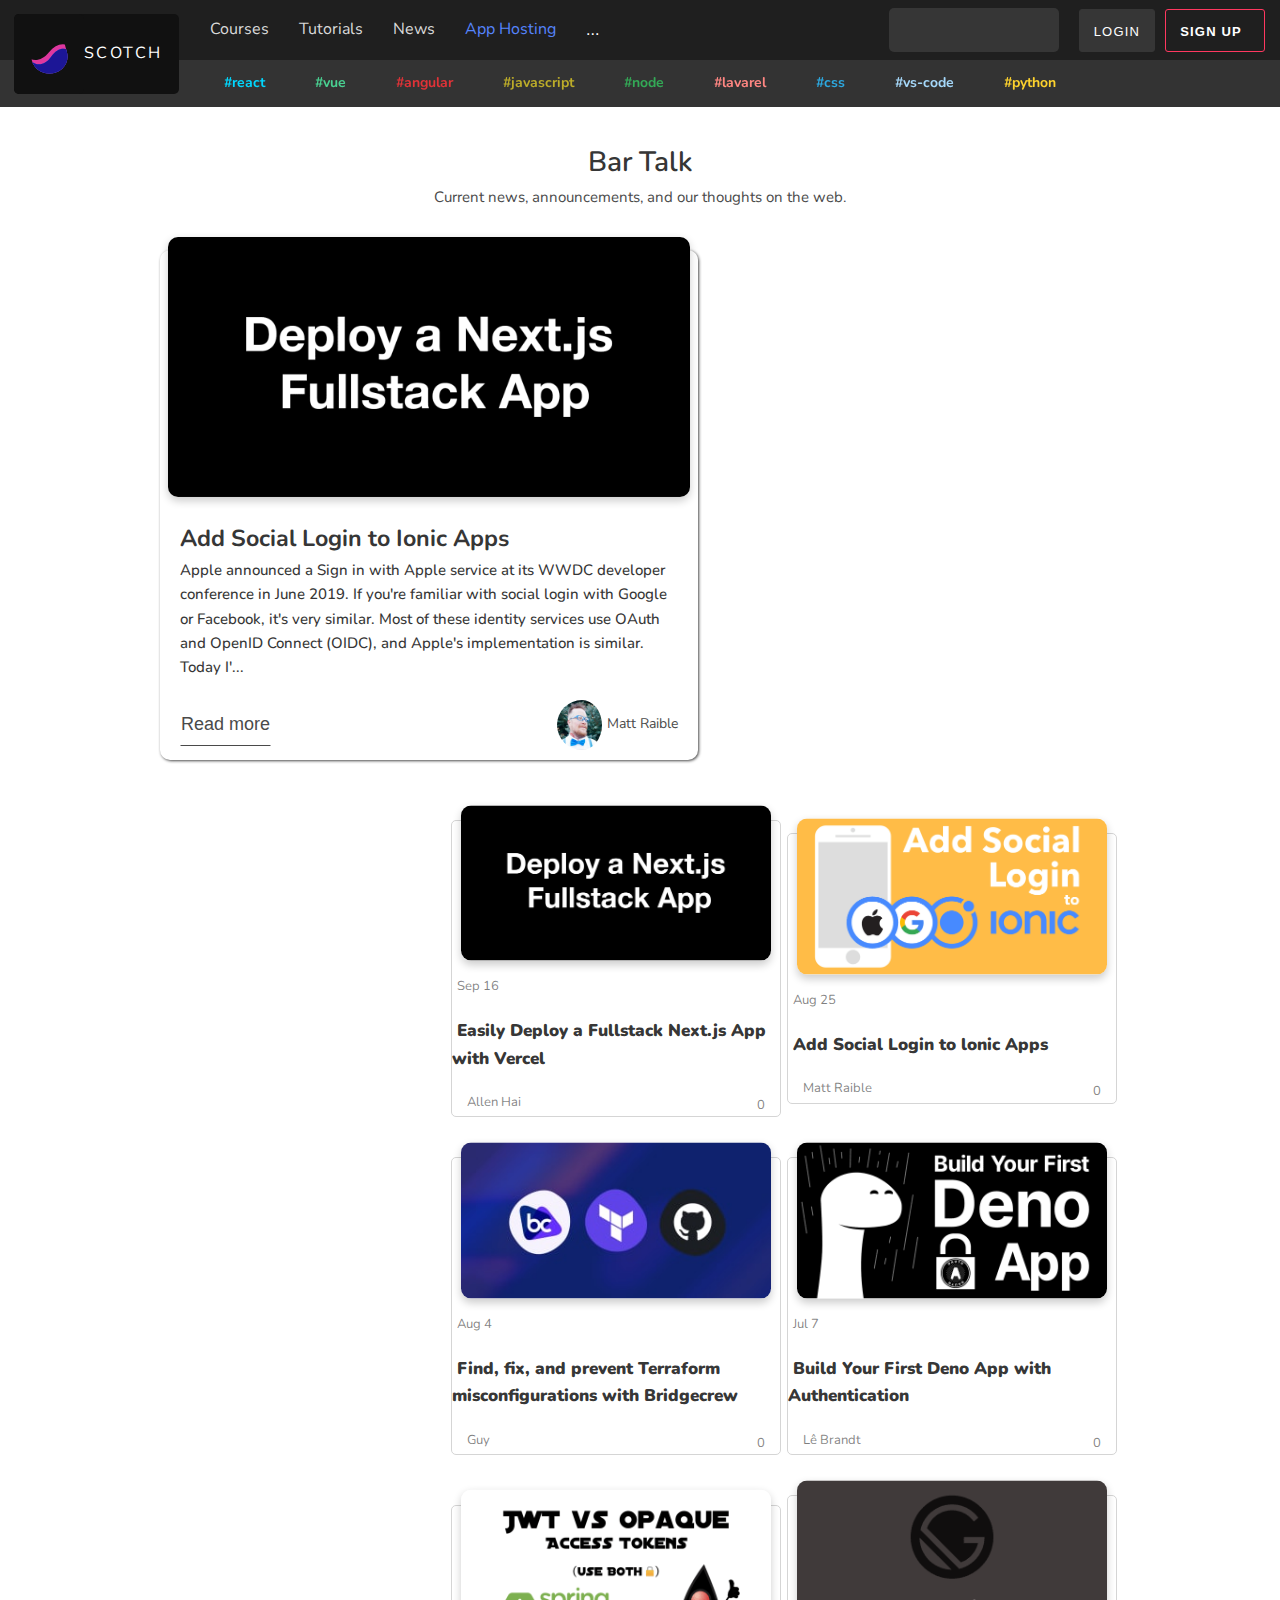
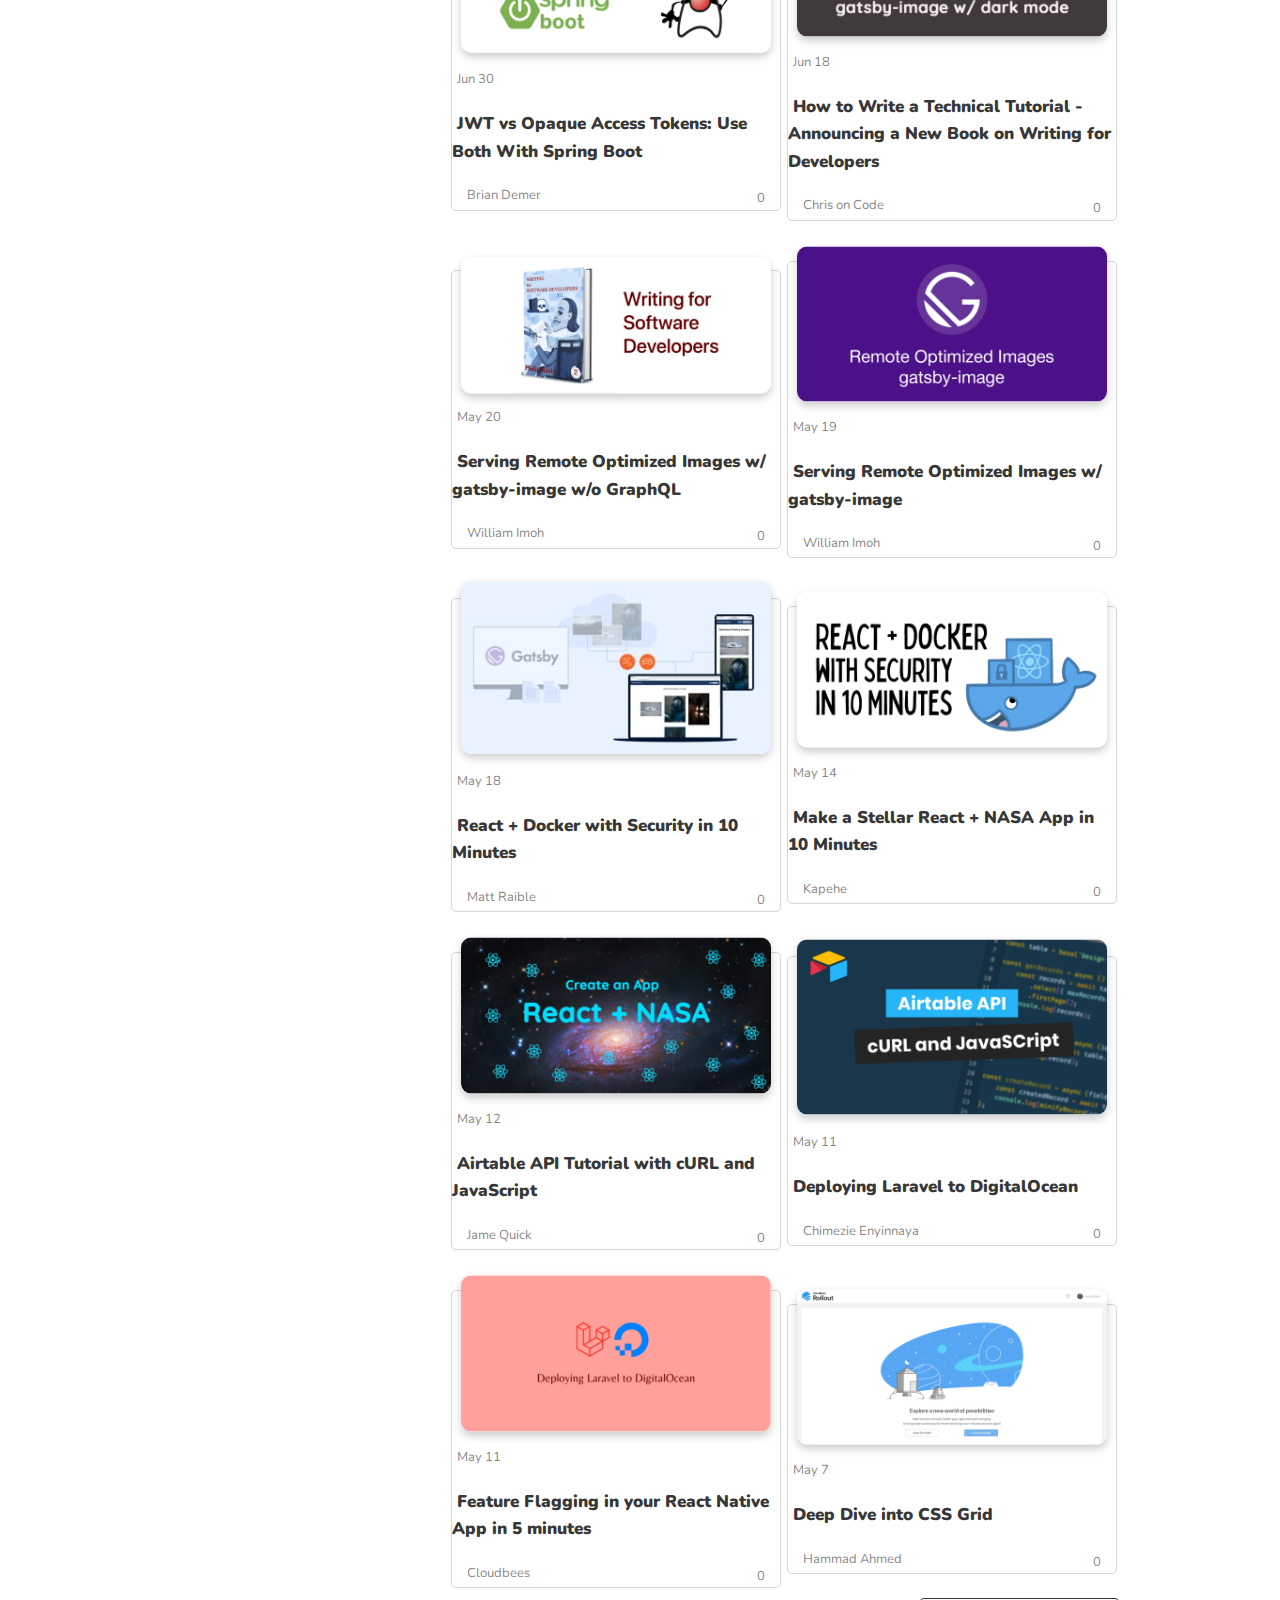
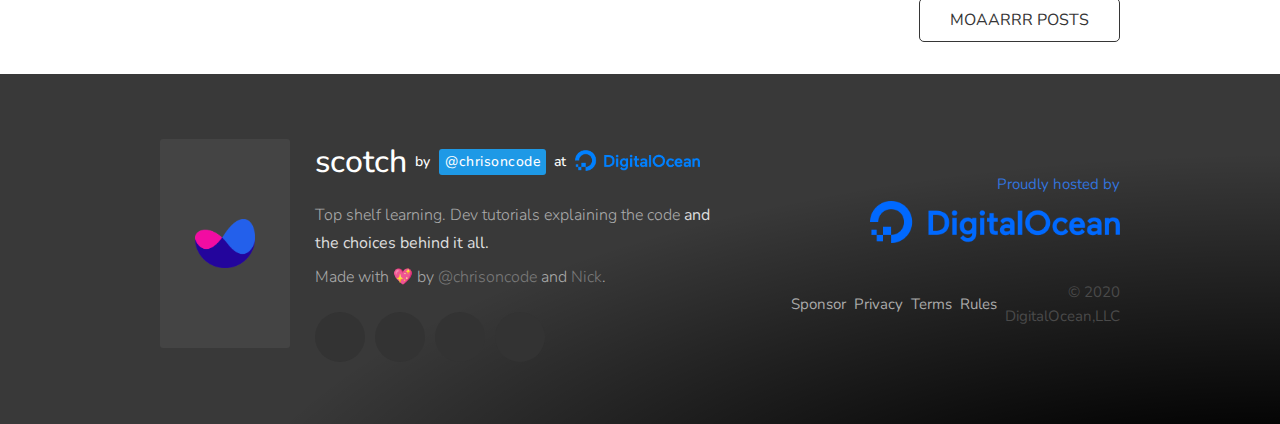
<file: news.html>
<!DOCTYPE html>
<html lang="en">
  <head>
    <meta charset="UTF-8" />
    <meta name="viewport" content="width=device-width, initial-scale=1.0" />
    <!-- <title>Document</title> -->
    <title>Bar Talk ― Scotch.io</title>
    <link
      rel="icon"
      type="image/png"
      sizes="32x32"
      href="./img/favicon-32x32.png"
    />
    <!-- font -->
    <link
      rel="stylesheet"
      href="https://cdnjs.cloudflare.com/ajax/libs/font-awesome/5.14.0/css/all.min.css"
      integrity="sha512-1PKOgIY59xJ8Co8+NE6FZ+LOAZKjy+KY8iq0G4B3CyeY6wYHN3yt9PW0XpSriVlkMXe40PTKnXrLnZ9+fkDaog=="
      crossorigin="anonymous"
    />
    <link
      href="https://fonts.googleapis.com/css2?family=Nunito:wght@300;400;700&display=swap"
      rel="stylesheet"
    />
    <link rel="stylesheet" href="./css/main.css" />
  </head>

  <body>
    <header>
      <nav>
        <div class="navbar-brand">
          <div class="navbar-brand__content" id="navbar-brand__content">
            <a class="navbar-logo" href="/index.html">
              <div class="scotch-container">
                <div class="scotch-logo">
                  <svg
                    class="scotch-logo__liquid"
                    viewBox="0 0 30 48"
                    style="max-width: 80px"
                  >
                    <defs>
                      <clipPath id="clip-path--glass">
                        <path
                          class="liquid__path-container"
                          d="M 8.6 1.5 c 0 13.33 -4.17 20 -3.75 23.33 a 9.17 8.33 0 0 0 20.83 0 c 0.42 -3.33 -3.75 -10 -3.75 -23.33 Z"
                        ></path>
                      </clipPath>
                      <clipPath id="clip-path--liquid">
                        <path
                          class="liquid__path liquid__path--top-clip"
                          d="M -80 22 C -75.08 16 -69.08 16 -64.17 22 S -53.25 28 -48.33 22 S -37.42 16 -32.5 22 S -21.58 28 -16.67 22 S -5.75 16 -0.83 22 S 10.08 28 15 22 S 25.92 16 30.83 22 S 41.75 28 46.67 22 S 57.58 16 62.5 22 S 73.42 28 78.33 22 S 89.25 16 94.17 22 S 105.08 28 110 22 l 0 30 l -190 0"
                        ></path>
                      </clipPath>
                    </defs>
                    <g clip-path="url(#clip-path--glass)">
                      <circle
                        class="liquid__drop liquid__drop--top liquid__drop--1"
                        cx="18.3"
                        cy="3.3"
                        r="1.5"
                      ></circle>
                      <circle
                        class="liquid__drop liquid__drop--bottom liquid__drop--2"
                        cx="12"
                        cy="5"
                        r="1.5"
                      ></circle>
                      <path
                        class="liquid__path liquid__path--top"
                        d="M -80 22 C -75.08 16 -69.08 16 -64.17 22 S -53.25 28 -48.33 22 S -37.42 16 -32.5 22 S -21.58 28 -16.67 22 S -5.75 16 -0.83 22 S 10.08 28 15 22 S 25.92 16 30.83 22 S 41.75 28 46.67 22 S 57.58 16 62.5 22 S 73.42 28 78.33 22 S 89.25 16 94.17 22 S 105.08 28 110 22 l 0 30 l -190 0"
                      ></path>
                      <path
                        class="liquid__path liquid__path--bottom"
                        d="M -70 24.5 C -65.92 18.5 -59.92 18.5 -55.83 24.5 S -45.75 30.5 -41.67 24.5 S -31.58 18.5 -27.5 24.5 S -17.42 30.5 -13.33 24.5 S -3.25 18.5 0.83 24.5 S 10.92 30.5 15 24.5 S 25.08 18.5 29.17 24.5 S 39.25 30.5 43.33 24.5 S 53.42 18.5 57.5 24.5 S 67.58 30.5 71.67 24.5 S 81.75 18.5 85.83 24.5 S 95.92 30.5 100 24.5 l 0 30 l -170 0"
                      ></path>
                      <g
                        class="liquid__path--clip-container"
                        clip-path="url(#clip-path--liquid)"
                      >
                        <path
                          class="liquid__path liquid__path--bottom-clip"
                          d="M -70 24.5 C -65.92 18.5 -59.92 18.5 -55.83 24.5 S -45.75 30.5 -41.67 24.5 S -31.58 18.5 -27.5 24.5 S -17.42 30.5 -13.33 24.5 S -3.25 18.5 0.83 24.5 S 10.92 30.5 15 24.5 S 25.08 18.5 29.17 24.5 S 39.25 30.5 43.33 24.5 S 53.42 18.5 57.5 24.5 S 67.58 30.5 71.67 24.5 S 81.75 18.5 85.83 24.5 S 95.92 30.5 100 24.5 l 0 30 l -170 0"
                        ></path>
                      </g>
                    </g>
                  </svg>
                </div>
              </div>
            </a>
            <a class="navbar-name" id="navbar-name" href="/index.html"
              >SCOTCH</a
            >
          </div>
        </div>
        <div class="nav-items" id="nav-items">
          <ul>
            <li>
              <a href="/course.html"> Courses </a>
            </li>
            <li><a href="/tutorials.html">Tutorials</a></li>
            <li><a href="/news.html">News</a></li>
            <li><a href="/app.html">App Hosting</a></li>
            <li>
              <div class="dropdown">
                <button class="dropbtn">...</button>
                <div class="dropdown-content">
                  <a class="item-child" href="/about.html">About</a>
                  <a class="item-child" href="/app.html">Website Hosting</a>
                  <a class="item-child" href="/glossary.html">JS Glossary</a>
                  <a class="item-child" href="/challenge.html"
                    >Code Challenges</a
                  >
                  <a class="item-child" href="#">Sponsor Scotch</a>
                  <div class="item-child">
                    <a
                      href="https://twitter.com/scotch_io"
                      style="margin-right: 15px; color: #209cee"
                    >
                      <svg
                        class="svg-inline--fa fa-twitter fa-w-16 fa-fw has-text-info"
                        aria-hidden="true"
                        focusable="false"
                        data-prefix="fab"
                        data-icon="twitter"
                        role="img"
                        xmlns="http://www.w3.org/2000/svg"
                        viewBox="0 0 512 512"
                        data-fa-i2svg=""
                      >
                        <path
                          fill="currentColor"
                          d="M459.37 151.716c.325 4.548.325 9.097.325 13.645 0 138.72-105.583 298.558-298.558 298.558-59.452 0-114.68-17.219-161.137-47.106 8.447.974 16.568 1.299 25.34 1.299 49.055 0 94.213-16.568 130.274-44.832-46.132-.975-84.792-31.188-98.112-72.772 6.498.974 12.995 1.624 19.818 1.624 9.421 0 18.843-1.3 27.614-3.573-48.081-9.747-84.143-51.98-84.143-102.985v-1.299c13.969 7.797 30.214 12.67 47.431 13.319-28.264-18.843-46.781-51.005-46.781-87.391 0-19.492 5.197-37.36 14.294-52.954 51.655 63.675 129.3 105.258 216.365 109.807-1.624-7.797-2.599-15.918-2.599-24.04 0-57.828 46.782-104.934 104.934-104.934 30.213 0 57.502 12.67 76.67 33.137 23.715-4.548 46.456-13.32 66.599-25.34-7.798 24.366-24.366 44.833-46.132 57.827 21.117-2.273 41.584-8.122 60.426-16.243-14.292 20.791-32.161 39.308-52.628 54.253z"
                        ></path>
                      </svg>
                      <!-- <i class="fab fa-fw fa-twitter has-text-info"></i> -->
                    </a>
                    <a
                      href="https://facebook.com/scotchdevelopment"
                      style="margin-right: 15px; color: #3273dc"
                    >
                      <svg
                        class="svg-inline--fa fa-facebook fa-w-16 fa-fw has-text-link"
                        aria-hidden="true"
                        focusable="false"
                        data-prefix="fab"
                        data-icon="facebook"
                        role="img"
                        xmlns="http://www.w3.org/2000/svg"
                        viewBox="0 0 512 512"
                        data-fa-i2svg=""
                      >
                        <path
                          fill="currentColor"
                          d="M504 256C504 119 393 8 256 8S8 119 8 256c0 123.78 90.69 226.38 209.25 245V327.69h-63V256h63v-54.64c0-62.15 37-96.48 93.67-96.48 27.14 0 55.52 4.84 55.52 4.84v61h-31.28c-30.8 0-40.41 19.12-40.41 38.73V256h68.78l-11 71.69h-57.78V501C413.31 482.38 504 379.78 504 256z"
                        ></path>
                      </svg>
                      <!-- <i class="fab fa-fw fa-facebook has-text-link"></i> -->
                    </a>
                    <a
                      href="https://facebook.com/scotchdevelopment"
                      style="margin-right: 15px; color: #fff"
                    >
                      <svg
                        class="svg-inline--fa fa-github-alt fa-w-15 fa-fw has-text-white"
                        aria-hidden="true"
                        focusable="false"
                        data-prefix="fab"
                        data-icon="github-alt"
                        role="img"
                        xmlns="http://www.w3.org/2000/svg"
                        viewBox="0 0 480 512"
                        data-fa-i2svg=""
                      >
                        <path
                          fill="currentColor"
                          d="M186.1 328.7c0 20.9-10.9 55.1-36.7 55.1s-36.7-34.2-36.7-55.1 10.9-55.1 36.7-55.1 36.7 34.2 36.7 55.1zM480 278.2c0 31.9-3.2 65.7-17.5 95-37.9 76.6-142.1 74.8-216.7 74.8-75.8 0-186.2 2.7-225.6-74.8-14.6-29-20.2-63.1-20.2-95 0-41.9 13.9-81.5 41.5-113.6-5.2-15.8-7.7-32.4-7.7-48.8 0-21.5 4.9-32.3 14.6-51.8 45.3 0 74.3 9 108.8 36 29-6.9 58.8-10 88.7-10 27 0 54.2 2.9 80.4 9.2 34-26.7 63-35.2 107.8-35.2 9.8 19.5 14.6 30.3 14.6 51.8 0 16.4-2.6 32.7-7.7 48.2 27.5 32.4 39 72.3 39 114.2zm-64.3 50.5c0-43.9-26.7-82.6-73.5-82.6-18.9 0-37 3.4-56 6-14.9 2.3-29.8 3.2-45.1 3.2-15.2 0-30.1-.9-45.1-3.2-18.7-2.6-37-6-56-6-46.8 0-73.5 38.7-73.5 82.6 0 87.8 80.4 101.3 150.4 101.3h48.2c70.3 0 150.6-13.4 150.6-101.3zm-82.6-55.1c-25.8 0-36.7 34.2-36.7 55.1s10.9 55.1 36.7 55.1 36.7-34.2 36.7-55.1-10.9-55.1-36.7-55.1z"
                        ></path>
                      </svg>
                      <!-- <i class="fab fa-fw fa-github-alt has-text-white"></i> -->
                    </a>
                    <a
                      href="https://www.youtube.com/channel/UCLyOul64B-SwBpOd9f2Kfxw"
                      style="color: #ff3860"
                    >
                      <svg
                        class="svg-inline--fa fa-youtube fa-w-18 fa-fw has-text-danger"
                        aria-hidden="true"
                        focusable="false"
                        data-prefix="fab"
                        data-icon="youtube"
                        role="img"
                        xmlns="http://www.w3.org/2000/svg"
                        viewBox="0 0 576 512"
                        data-fa-i2svg=""
                      >
                        <path
                          fill="currentColor"
                          d="M549.655 124.083c-6.281-23.65-24.787-42.276-48.284-48.597C458.781 64 288 64 288 64S117.22 64 74.629 75.486c-23.497 6.322-42.003 24.947-48.284 48.597-11.412 42.867-11.412 132.305-11.412 132.305s0 89.438 11.412 132.305c6.281 23.65 24.787 41.5 48.284 47.821C117.22 448 288 448 288 448s170.78 0 213.371-11.486c23.497-6.321 42.003-24.171 48.284-47.821 11.412-42.867 11.412-132.305 11.412-132.305s0-89.438-11.412-132.305zm-317.51 213.508V175.185l142.739 81.205-142.739 81.201z"
                        ></path>
                      </svg>
                      <!-- <i class="fab fa-fw fa-youtube has-text-danger"></i> -->
                    </a>
                  </div>
                </div>
              </div>
            </li>
          </ul>
        </div>
        <div class="search-container">
          <form action="/action_page.php">
            <input type="text" name="search" />
            <button type="submit"><i class="fa fa-search"></i></button>
          </form>
        </div>
        <div class="btn-login">
          <button class="sco-btnGray">LOGIN</button>
        </div>
        <div class="btn-signup">
          <button class="sco-btnRed">
            <strong>SIGN UP</strong>
            <span><i class="far fa-hand-spock"></i></span>
          </button>
        </div>

        <div class="menu-icon__dropdown" id="menu-icon__dropdown">
          <ul>
            <li><a href="/course.html">Courses</a></li>
            <li><a href="/tutorials.html">Tutorials</a></li>
            <li><a href="/news.html">News</a></li>
            <li><a href="/app.html">App Hosting</a></li>
          </ul>
          <div class="menu-icon__footer">
            <div class="search-container">
              <form action="/action_page.php">
                <input type="text" name="search" />
                <button type="submit"><i class="fa fa-search"></i></button>
              </form>
            </div>
            <div class="btn-login">
              <button class="sco-btnGray">LOGIN</button>
            </div>
            <div class="btn-signup">
              <button class="sco-btnRed">
                <strong>SIGN UP</strong>
                <span><i class="far fa-hand-spock"></i></span>
              </button>
            </div>
          </div>
        </div>
        <div class="menu-icon" id="menu-icon">
          <span class="fa fa-bars"></span>
        </div>
        <div class="cancel-icon" id="cancel-icon">
          <span class="fas fa-times"></span>
        </div>
      </nav>
    </header>

    <section class="menu">
      <div class="menu__content">
        <nav>
          <a class="menu__item color-react" href="/tag.html">#react</a>
          <a class="menu__item color-vue" href="/tag.html">#vue</a>
          <a class="menu__item color-angular" href="/tag.html">#angular</a>
          <a class="menu__item color-javascript" href="/tag.html"
            >#javascript</a
          >
          <a class="menu__item color-node" href="/tag.html">#node</a>
          <a class="menu__item color-lavarel" href="/tag.html">#lavarel</a>
          <a class="menu__item color-css" href="/tag.html">#css</a>
          <a class="menu__item color-vs-code" href="/tag.html">#vs-code</a>
          <a class="menu__item color-python" href="/tag.html">#python</a>
        </nav>
      </div>
    </section>
    <section class="welcome">
      <!-- <div class="hero is-light is-medium home-topper has-blob " style="position: relative;min-height: 500px">

            <svg width="1200" height="2000" viewBox="0 0 600 600" xmlns="http://www.w3.org/2000/svg" class="blob">
            <g transform="translate(300,300)">
            <path d="M67.5,-106.7C77.5,-57.5,68.8,-28.8,79.8,11.1C90.9,50.9,121.8,101.8,111.8,133C101.8,164.2,50.9,175.6,-4,179.6C-58.9,183.6,-117.9,180.2,-163,149C-208.2,117.9,-239.6,58.9,-242.4,-2.8C-245.2,-64.6,-219.5,-129.2,-174.3,-178.3C-129.2,-227.5,-64.6,-261.2,-17.9,-243.3C28.8,-225.4,57.5,-155.8,67.5,-106.7Z" fill="#f0dd3e"></path>
            </g>
            </svg>
        </div> -->
      <div class="welcome__container">
        <div class="welcome__container__title">
          <h1>Bar Talk</h1>
          <p>Current news, announcements, and our thoughts on the web.</p>
        </div>
        <div class="welcome__container__content">
          <div class="welcome__left">
            <div class="welcome__left__card">
              <img class="img_welcome__title" src="./img/tutorials1.png" />
              <div class="card__content">
                <h4 class="content--title">
                  <a href=""><b>Add Social Login to Ionic Apps</b></a>
                </h4>
                <p class="content--text">
                  Apple announced a Sign in with Apple service at its WWDC
                  developer conference in June 2019. If you're familiar with
                  social login with Google or Facebook, it's very similar. Most
                  of these identity services use OAuth and OpenID Connect
                  (OIDC), and Apple's implementation is similar. Today I'...
                </p>
              </div>
              <div class="card__readmore">
                <button class="sco-btnBlue">
                  Read more <i class="fas fa-arrow-right"></i>
                </button>
                <div class="card__user">
                  <img class="ava_user" src="./img/welcome2.jpeg" alt="" />
                  <h5 class="name_user"><a href=""> Matt Raible</a></h5>
                </div>
              </div>
            </div>
          </div>
          <div class="welcome__right"></div>
        </div>
      </div>
    </section>

    <section class="tutorials">
      <div class="tutorials__content">
        <div class="tutorials__left"></div>
        <div class="tutorials__right">
          <div class="tutorials__item">
            <div class="tutorials__card">
              <img class="img__tutorials__card" src="./img/tutorials1.png" />
              <div class="tutorials__card__content">
                <div class="tutorials__day">Sep 16</div>
                <h4 class="tutorials__title">
                  <a href=""
                    ><b>Easily Deploy a Fullstack Next.js App with Vercel</b></a
                  >
                </h4>
              </div>
              <div class="tutorials__comment">
                <a href=""> Allen Hai </a>
                <div class="count__comment">
                  <i class="far fa-comment"></i>
                  <a href="#">0</a>
                </div>
              </div>
            </div>
          </div>

          <div class="tutorials__item">
            <div class="tutorials__card">
              <img class="img__tutorials__card" src="./img/welcome1.png" />
              <div class="tutorials__card__content">
                <div class="tutorials__day">Aug 25</div>
                <h4 class="tutorials__title">
                  <a href=""><b>Add Social Login to lonic Apps</b></a>
                </h4>
              </div>
              <div class="tutorials__comment">
                <a href=""> Matt Raible </a>
                <div class="count__comment">
                  <i class="far fa-comment"></i>
                  <a href="#">0</a>
                </div>
              </div>
            </div>
          </div>

          <div class="tutorials__item">
            <div class="tutorials__card">
              <img class="img__tutorials__card" src="./img/feedback1.jpg" />
              <div class="tutorials__card__content">
                <div class="tutorials__day">Aug 4</div>
                <h4 class="tutorials__title">
                  <a href=""
                    ><b
                      >Find, fix, and prevent Terraform misconfigurations with
                      Bridgecrew</b
                    ></a
                  >
                </h4>
              </div>
              <div class="tutorials__comment">
                <a href=""> Guy </a>
                <div class="count__comment">
                  <i class="far fa-comment"></i>
                  <a href="#">0</a>
                </div>
              </div>
            </div>
          </div>

          <div class="tutorials__item">
            <div class="tutorials__card">
              <img class="img__tutorials__card" src="./img/feedback6.png" />
              <div class="tutorials__card__content">
                <div class="tutorials__day">Jul 7</div>
                <h4 class="tutorials__title">
                  <a href=""
                    ><b>Build Your First Deno App with Authentication</b></a
                  >
                </h4>
              </div>
              <div class="tutorials__comment">
                <a href=""> Lê Brandt </a>
                <div class="count__comment">
                  <i class="far fa-comment"></i>
                  <a href="#">0</a>
                </div>
              </div>
            </div>
          </div>

          <div class="tutorials__item">
            <div class="tutorials__card">
              <img class="img__tutorials__card" src="./img/feedback7.png" />
              <div class="tutorials__card__content">
                <div class="tutorials__day">Jun 30</div>
                <h4 class="tutorials__title">
                  <a href=""
                    ><b
                      >JWT vs Opaque Access Tokens: Use Both With Spring Boot</b
                    ></a
                  >
                </h4>
              </div>
              <div class="tutorials__comment">
                <a href=""> Brian Demer </a>
                <div class="count__comment">
                  <i class="far fa-comment"></i>
                  <a href="#">0</a>
                </div>
              </div>
            </div>
          </div>

          <div class="tutorials__item">
            <div class="tutorials__card">
              <img class="img__tutorials__card" src="./img/feedback9.png" />
              <div class="tutorials__card__content">
                <div class="tutorials__day">Jun 18</div>
                <h4 class="tutorials__title">
                  <a href=""
                    ><b
                      >How to Write a Technical Tutorial - Announcing a New Book
                      on Writing for Developers</b
                    ></a
                  >
                </h4>
              </div>
              <div class="tutorials__comment">
                <a href=""> Chris on Code </a>
                <div class="count__comment">
                  <i class="far fa-comment"></i>
                  <a href="#">0</a>
                </div>
              </div>
            </div>
          </div>

          <div class="tutorials__item">
            <div class="tutorials__card">
              <img class="img__tutorials__card" src="./img/feedback3.png" />
              <div class="tutorials__card__content">
                <div class="tutorials__day">May 20</div>
                <h4 class="tutorials__title">
                  <a href=""
                    ><b
                      >Serving Remote Optimized Images w/ gatsby-image w/o
                      GraphQL</b
                    ></a
                  >
                </h4>
              </div>
              <div class="tutorials__comment">
                <a href=""> William Imoh </a>
                <div class="count__comment">
                  <i class="far fa-comment"></i>
                  <a href="#">0</a>
                </div>
              </div>
            </div>
          </div>

          <div class="tutorials__item">
            <div class="tutorials__card">
              <img class="img__tutorials__card" src="./img/feedback8.png" />
              <div class="tutorials__card__content">
                <div class="tutorials__day">May 19</div>
                <h4 class="tutorials__title">
                  <a href=""
                    ><b>Serving Remote Optimized Images w/ gatsby-image</b></a
                  >
                </h4>
              </div>
              <div class="tutorials__comment">
                <a href=""> William Imoh </a>
                <div class="count__comment">
                  <i class="far fa-comment"></i>
                  <a href="#">0</a>
                </div>
              </div>
            </div>
          </div>

          <div class="tutorials__item">
            <div class="tutorials__card">
              <img class="img__tutorials__card" src="./img/feedback4.jpg" />
              <div class="tutorials__card__content">
                <div class="tutorials__day">May 18</div>
                <h4 class="tutorials__title">
                  <a href=""
                    ><b>React + Docker with Security in 10 Minutes</b></a
                  >
                </h4>
              </div>
              <div class="tutorials__comment">
                <a href=""> Matt Raible </a>
                <div class="count__comment">
                  <i class="far fa-comment"></i>
                  <a href="#">0</a>
                </div>
              </div>
            </div>
          </div>

          <div class="tutorials__item">
            <div class="tutorials__card">
              <img class="img__tutorials__card" src="./img/feedback5.png" />
              <div class="tutorials__card__content">
                <div class="tutorials__day">May 14</div>
                <h4 class="tutorials__title">
                  <a href=""
                    ><b>Make a Stellar React + NASA App in 10 Minutes</b></a
                  >
                </h4>
              </div>
              <div class="tutorials__comment">
                <a href=""> Kapehe </a>
                <div class="count__comment">
                  <i class="far fa-comment"></i>
                  <a href="#">0</a>
                </div>
              </div>
            </div>
          </div>

          <div class="tutorials__item">
            <div class="tutorials__card">
              <img
                class="img__tutorials__card"
                src="./img/jhyqyruz55wqbrjovsyq.jpg"
              />
              <div class="tutorials__card__content">
                <div class="tutorials__day">May 12</div>
                <h4 class="tutorials__title">
                  <a href=""
                    ><b>Airtable API Tutorial with cURL and JavaScript</b></a
                  >
                </h4>
              </div>
              <div class="tutorials__comment">
                <a href=""> Jame Quick </a>
                <div class="count__comment">
                  <i class="far fa-comment"></i>
                  <a href="#">0</a>
                </div>
              </div>
            </div>
          </div>

          <div class="tutorials__item">
            <div class="tutorials__card">
              <img
                class="img__tutorials__card"
                src="./img/pwlmf7n2vdqeayutf1v5.png"
              />
              <div class="tutorials__card__content">
                <div class="tutorials__day">May 11</div>
                <h4 class="tutorials__title">
                  <a href=""><b>Deploying Laravel to DigitalOcean</b></a>
                </h4>
              </div>
              <div class="tutorials__comment">
                <a href=""> Chimezie Enyinnaya </a>
                <div class="count__comment">
                  <i class="far fa-comment"></i>
                  <a href="#">0</a>
                </div>
              </div>
            </div>
          </div>

          <div class="tutorials__item">
            <div class="tutorials__card">
              <img
                class="img__tutorials__card"
                src="./img/owpvjdsyrnobc2ctrntb.png"
              />
              <div class="tutorials__card__content">
                <div class="tutorials__day">May 11</div>
                <h4 class="tutorials__title">
                  <a href=""
                    ><b
                      >Feature Flagging in your React Native App in 5 minutes</b
                    ></a
                  >
                </h4>
              </div>
              <div class="tutorials__comment">
                <a href=""> Cloudbees </a>
                <div class="count__comment">
                  <i class="far fa-comment"></i>
                  <a href="#">0</a>
                </div>
              </div>
            </div>
          </div>

          <div class="tutorials__item">
            <div class="tutorials__card">
              <img
                class="img__tutorials__card"
                src="./img/f8epl3rsprrpbrh9tmhv.png"
              />
              <div class="tutorials__card__content">
                <div class="tutorials__day">May 7</div>
                <h4 class="tutorials__title">
                  <a href=""><b>Deep Dive into CSS Grid</b></a>
                </h4>
              </div>
              <div class="tutorials__comment">
                <a href=""> Hammad Ahmed </a>
                <div class="count__comment">
                  <i class="far fa-comment"></i>
                  <a href="#">0</a>
                </div>
              </div>
            </div>
          </div>
          <div class="tutorials__readmore">
            <a href="">MOAARRR POSTS<i class="fas fa-shoe-prints"></i></a>
          </div>
        </div>
      </div>
    </section>

    <footer>
      <div class="footer__content">
        <div class="footer__left">
          <div class="footer__logo">
            <img src="./img/logo.png" alt="" />
          </div>
          <div class="footer__about">
            <h4>
              scotch <span style="font-size: 14px; margin-left: 8px">by</span>
              <a
                href="https://twitter.com/chrisoncode"
                class="has-text-light"
                style="
                  background: #1e99e6;
                  border-radius: 3px;
                  color: #fff;
                  font-size: 14px;
                  display: inline-block;
                  padding: 3px 6px;
                  letter-spacing: 0.5px;
                  margin-left: 9px;
                "
                >@chrisoncode</a
              ><span style="font-size: 14px; margin-left: 8px">at</span
              ><a
                href="https://twitter.com/digitalocean"
                class="has-text-light"
                style="margin-left: 9px; margin-bottom: 2px"
                ><img
                  class="lazy loaded"
                  data-src="/img/logos/digital-ocean.png"
                  alt="Digital Ocean"
                  style="padding-top: 4px; width: 125px"
                  src="./img/digital-ocean.png"
                  data-was-processed="true"
              /></a>
            </h4>
            <div class="footer__text">
              <p>
                Top shelf learning. Dev tutorials explaining the code
                <strong style="color: #ddd"
                  >and the choices behind it all.</strong
                >
              </p>
              <p>
                Made with 💖 by
                <a href="https://twitter.com/chrisoncode" class="has-text-grey"
                  >@chrisoncode</a
                >
                and
                <a
                  href="https://twitter.com/whatnicktweets"
                  class="has-text-grey"
                  >Nick</a
                >.
              </p>
            </div>
            <div class="footer__social">
              <ul>
                <li>
                  <a href=""><i class="fab fa-twitter"></i></a>
                </li>
                <li>
                  <a href=""><i class="fab fa-facebook-f"></i></a>
                </li>
                <li>
                  <a href=""><i class="fab fa-github"></i></a>
                </li>
                <li>
                  <a href=""><i class="fab fa-youtube"></i></a>
                </li>
              </ul>
            </div>
          </div>
        </div>
        <div class="footer__right">
          <a href=""
            >Proudly hosted by
            <span
              ><br />
              <img
                class="lazy loaded"
                data-src="/img/logos/digital-ocean.png"
                alt="Digital Ocean"
                style="padding-top: 4px; width: 250px"
                src="./img/digitalocean_logo.png"
                data-was-processed="true"
              /> </span
          ></a>
          <div class="footer__info">
            <ul>
              <li><a href="">Sponsor</a></li>
              <li><a href="">Privacy</a></li>
              <li><a href="">Terms</a></li>
              <li><a href="">Rules</a></li>
              <li>
                © 2020 DigitalOcean,LLC
              </li>
            </ul>
          </div>
        </div>
      </div>
    </footer>
    <script>
      var logo = document.querySelector(".scotch-logo");

      logo.addEventListener("mouseenter", function () {
        logo.classList.add("scotch-logo--active");
      });

      logo.addEventListener("mouseleave", function () {
        logo.classList.remove("scotch-logo--active");
      });
      function animateLogo() {
        logo.classList.add("scotch-logo--active");
        setTimeout(function () {
          logo.classList.remove("scotch-logo--active");
        }, 4500);
      }

      window.addEventListener("scroll", function () {
        animateLogo();
      });
      window.addEventListener("load", function () {
        animateLogo();
      });
    </script>

    <!-- ---------------------------------------------------------- -->
    <script>
      document
        .getElementById("menu-icon")
        .addEventListener("click", function (event) {
          let show = document.getElementById("menu-icon__dropdown");
          show.style.height = "auto";
          show.style.display = "block";
          let btn = document.getElementById("cancel-icon");
          btn.style.display = "flex";
          btn.style.alignItems = "center";
          document.getElementById("menu-icon").style.display = "none";
        });
      document
        .getElementById("cancel-icon")
        .addEventListener("click", function (event) {
          let show = document.getElementById("menu-icon__dropdown");
          show.style.height = "0";
          show.style.display = "none";
          let btn = document.getElementById("menu-icon");
          btn.style.display = "flex";
          btn.style.alignItems = "center";
          document.getElementById("cancel-icon").style.display = "none";
        });
    </script>

    <script>
      window.addEventListener("scroll", function () {
        if (pageYOffset === 0) {
          let logo = document.getElementById("navbar-name");

          logo.style.transform = "translateX(0)";
          logo.style.width = "inherit";
          document.getElementById("nav-items").style.paddingLeft = "185px";
        } else {
          let logoChange = document.getElementById("navbar-name");

          logoChange.style.transform = "translateX(-65%)";
          logoChange.style.width = "50%";
          document.getElementById("nav-items").style.paddingLeft = "85px";
        }
      });
    </script>
  </body>
</html>
</file>
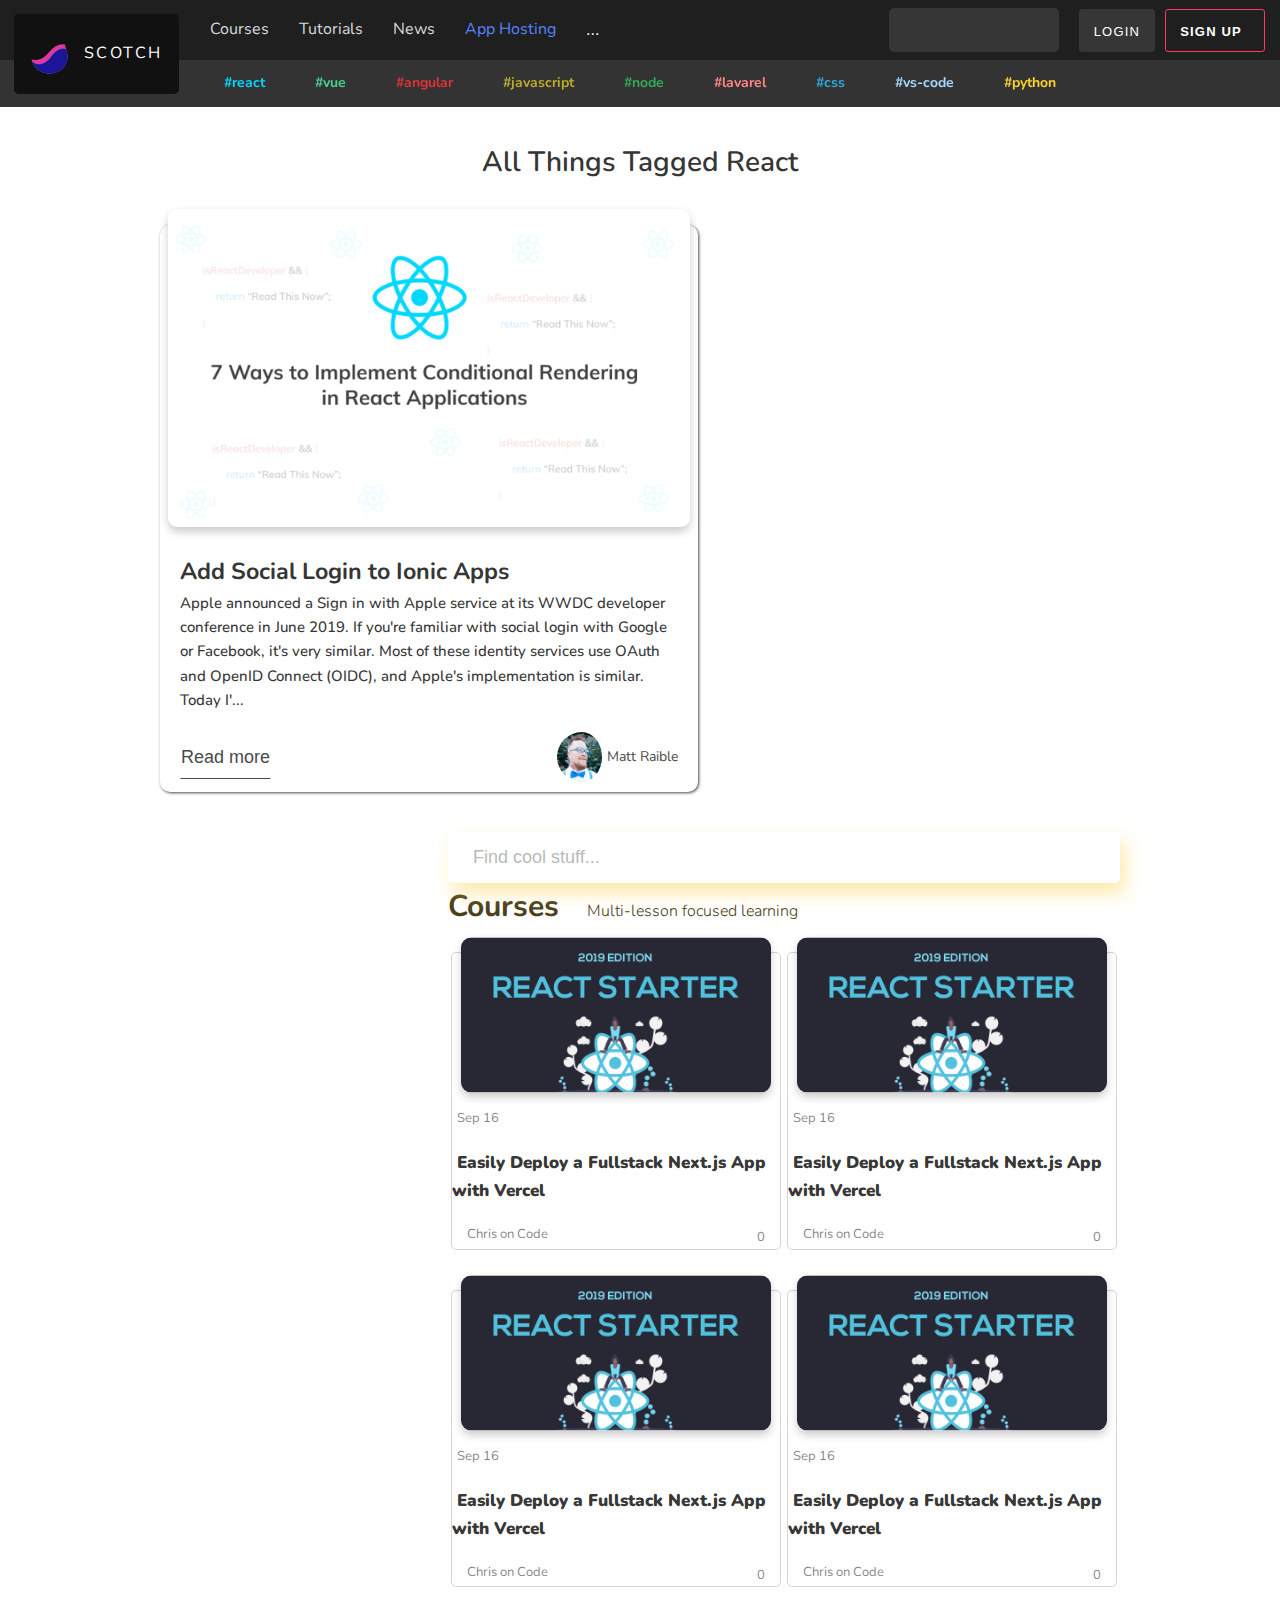
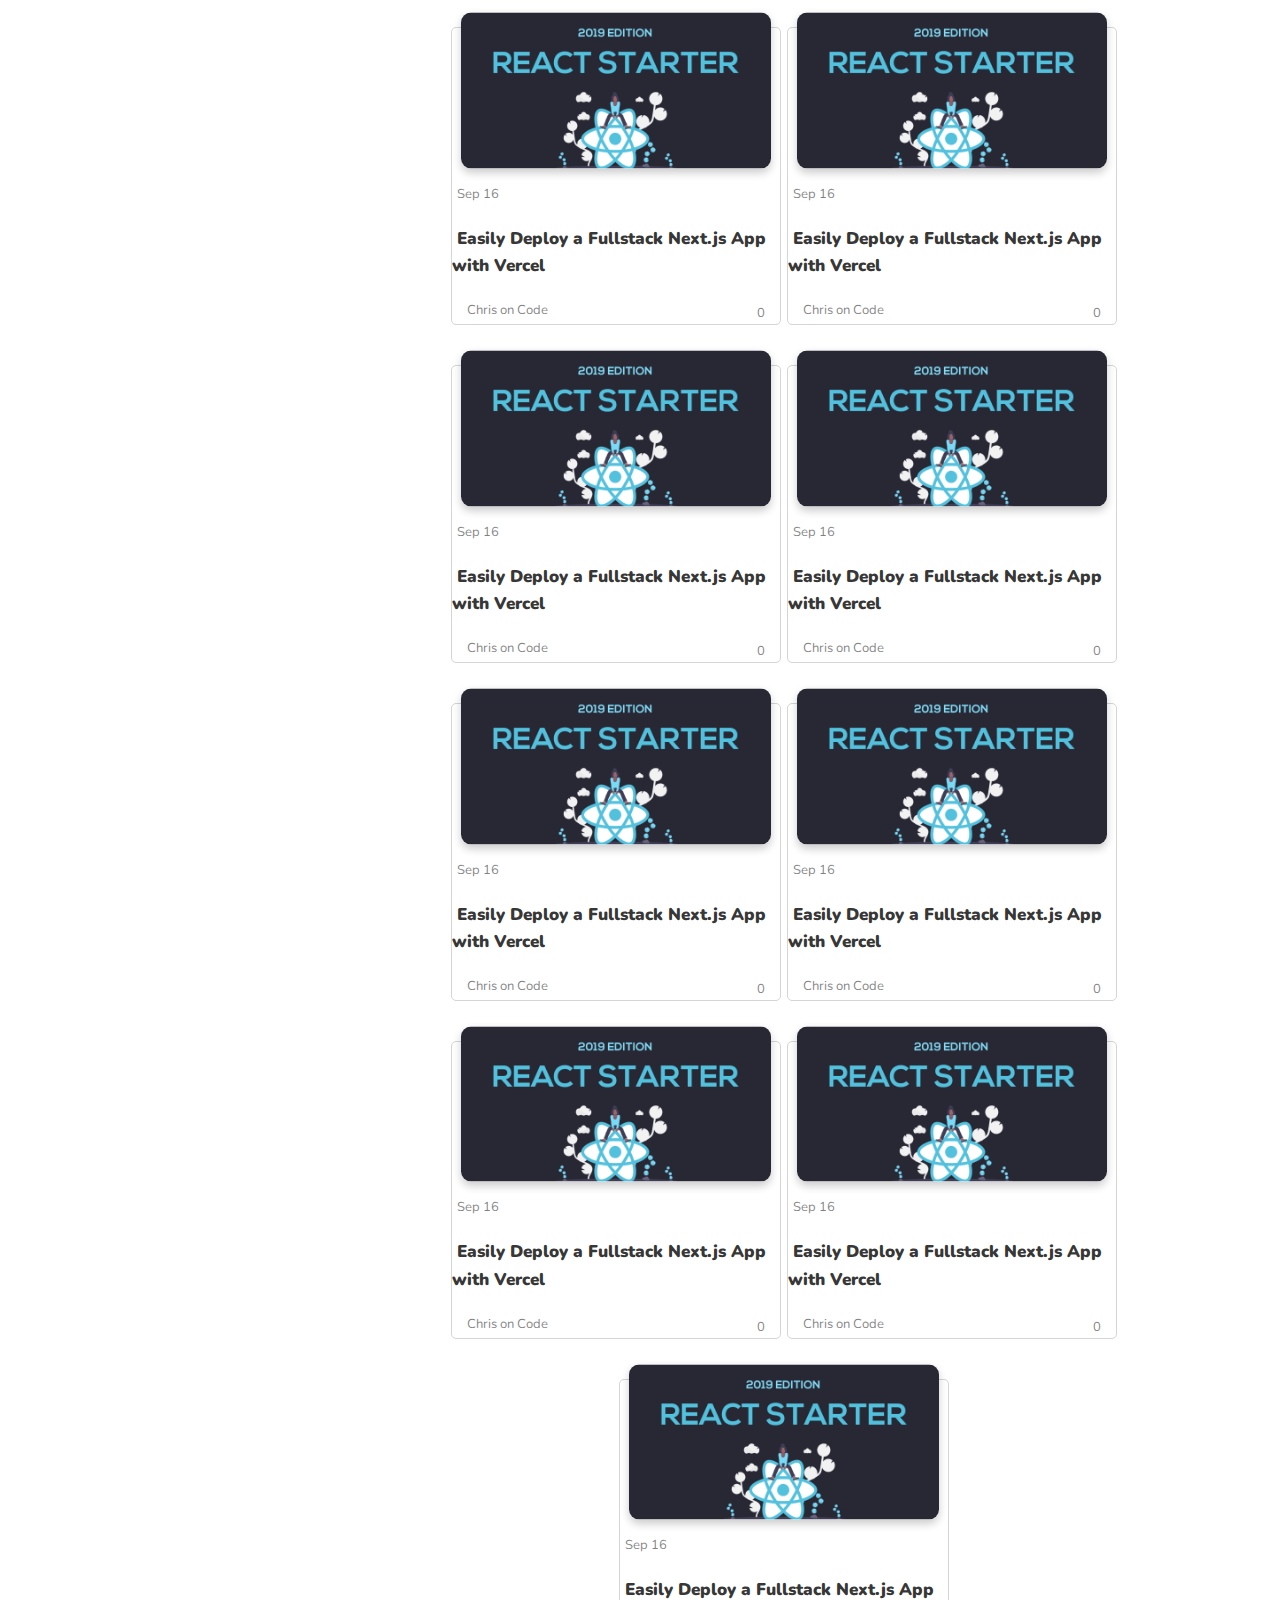
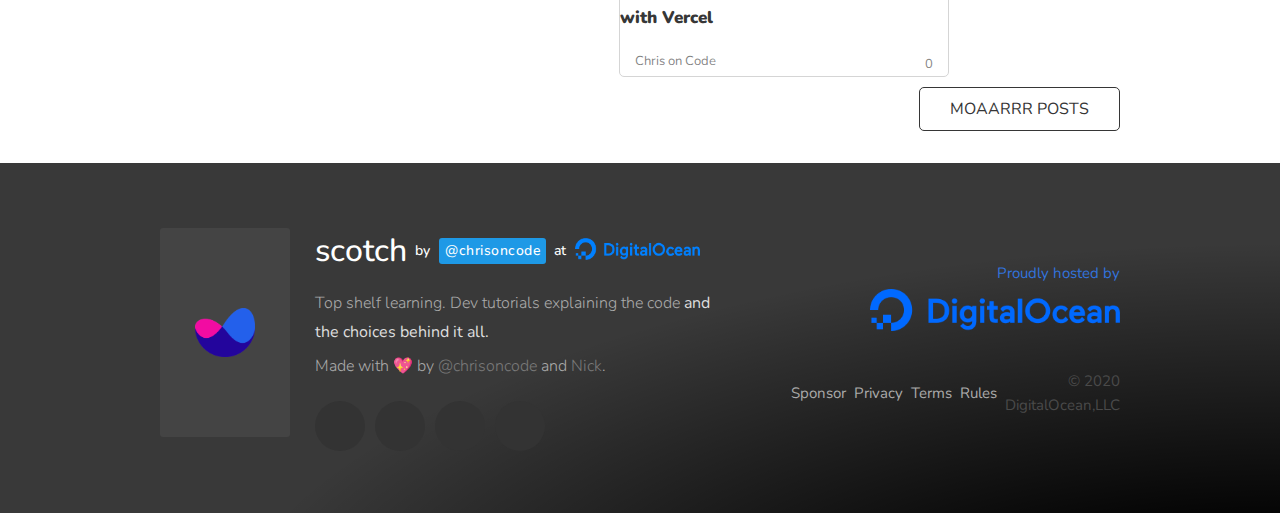
<file: tag.html>
<!DOCTYPE html>
<html lang="en">
  <head>
    <meta charset="UTF-8" />
    <meta name="viewport" content="width=device-width, initial-scale=1.0" />
    <!-- <title>Document</title> -->
    <title>All Things Tagged react ― Scotch.io</title>
    <link
      rel="icon"
      type="image/png"
      sizes="32x32"
      href="./img/favicon-32x32.png"
    />
    <!-- font -->
    <link
      rel="stylesheet"
      href="https://cdnjs.cloudflare.com/ajax/libs/font-awesome/5.14.0/css/all.min.css"
      integrity="sha512-1PKOgIY59xJ8Co8+NE6FZ+LOAZKjy+KY8iq0G4B3CyeY6wYHN3yt9PW0XpSriVlkMXe40PTKnXrLnZ9+fkDaog=="
      crossorigin="anonymous"
    />
    <link
      href="https://fonts.googleapis.com/css2?family=Nunito:wght@300;400;700&display=swap"
      rel="stylesheet"
    />
    <link rel="stylesheet" href="./css/main.css" />
  </head>

  <body>
    <header>
      <nav>
        <div class="navbar-brand">
          <div class="navbar-brand__content" id="navbar-brand__content">
            <a class="navbar-logo" href="/index.html">
              <div class="scotch-container">
                <div class="scotch-logo">
                  <svg
                    class="scotch-logo__liquid"
                    viewBox="0 0 30 48"
                    style="max-width: 80px"
                  >
                    <defs>
                      <clipPath id="clip-path--glass">
                        <path
                          class="liquid__path-container"
                          d="M 8.6 1.5 c 0 13.33 -4.17 20 -3.75 23.33 a 9.17 8.33 0 0 0 20.83 0 c 0.42 -3.33 -3.75 -10 -3.75 -23.33 Z"
                        ></path>
                      </clipPath>
                      <clipPath id="clip-path--liquid">
                        <path
                          class="liquid__path liquid__path--top-clip"
                          d="M -80 22 C -75.08 16 -69.08 16 -64.17 22 S -53.25 28 -48.33 22 S -37.42 16 -32.5 22 S -21.58 28 -16.67 22 S -5.75 16 -0.83 22 S 10.08 28 15 22 S 25.92 16 30.83 22 S 41.75 28 46.67 22 S 57.58 16 62.5 22 S 73.42 28 78.33 22 S 89.25 16 94.17 22 S 105.08 28 110 22 l 0 30 l -190 0"
                        ></path>
                      </clipPath>
                    </defs>
                    <g clip-path="url(#clip-path--glass)">
                      <circle
                        class="liquid__drop liquid__drop--top liquid__drop--1"
                        cx="18.3"
                        cy="3.3"
                        r="1.5"
                      ></circle>
                      <circle
                        class="liquid__drop liquid__drop--bottom liquid__drop--2"
                        cx="12"
                        cy="5"
                        r="1.5"
                      ></circle>
                      <path
                        class="liquid__path liquid__path--top"
                        d="M -80 22 C -75.08 16 -69.08 16 -64.17 22 S -53.25 28 -48.33 22 S -37.42 16 -32.5 22 S -21.58 28 -16.67 22 S -5.75 16 -0.83 22 S 10.08 28 15 22 S 25.92 16 30.83 22 S 41.75 28 46.67 22 S 57.58 16 62.5 22 S 73.42 28 78.33 22 S 89.25 16 94.17 22 S 105.08 28 110 22 l 0 30 l -190 0"
                      ></path>
                      <path
                        class="liquid__path liquid__path--bottom"
                        d="M -70 24.5 C -65.92 18.5 -59.92 18.5 -55.83 24.5 S -45.75 30.5 -41.67 24.5 S -31.58 18.5 -27.5 24.5 S -17.42 30.5 -13.33 24.5 S -3.25 18.5 0.83 24.5 S 10.92 30.5 15 24.5 S 25.08 18.5 29.17 24.5 S 39.25 30.5 43.33 24.5 S 53.42 18.5 57.5 24.5 S 67.58 30.5 71.67 24.5 S 81.75 18.5 85.83 24.5 S 95.92 30.5 100 24.5 l 0 30 l -170 0"
                      ></path>
                      <g
                        class="liquid__path--clip-container"
                        clip-path="url(#clip-path--liquid)"
                      >
                        <path
                          class="liquid__path liquid__path--bottom-clip"
                          d="M -70 24.5 C -65.92 18.5 -59.92 18.5 -55.83 24.5 S -45.75 30.5 -41.67 24.5 S -31.58 18.5 -27.5 24.5 S -17.42 30.5 -13.33 24.5 S -3.25 18.5 0.83 24.5 S 10.92 30.5 15 24.5 S 25.08 18.5 29.17 24.5 S 39.25 30.5 43.33 24.5 S 53.42 18.5 57.5 24.5 S 67.58 30.5 71.67 24.5 S 81.75 18.5 85.83 24.5 S 95.92 30.5 100 24.5 l 0 30 l -170 0"
                        ></path>
                      </g>
                    </g>
                  </svg>
                </div>
              </div>
            </a>
            <a class="navbar-name" id="navbar-name" href="/index.html"
              >SCOTCH</a
            >
          </div>
        </div>
        <div class="nav-items" id="nav-items">
          <ul>
            <li>
              <a href="/course.html"> Courses </a>
            </li>
            <li><a href="/tutorials.html">Tutorials</a></li>
            <li><a href="/news.html">News</a></li>
            <li><a href="/app.html">App Hosting</a></li>
            <li>
              <div class="dropdown">
                <button class="dropbtn">...</button>
                <div class="dropdown-content">
                  <a class="item-child" href="/about.html">About</a>
                  <a class="item-child" href="/app.html">Website Hosting</a>
                  <a class="item-child" href="/glossary.html">JS Glossary</a>
                  <a class="item-child" href="/challenge.html"
                    >Code Challenges</a
                  >
                  <a class="item-child" href="#">Sponsor Scotch</a>
                  <div class="item-child">
                    <a
                      href="https://twitter.com/scotch_io"
                      style="margin-right: 15px; color: #209cee"
                    >
                      <svg
                        class="svg-inline--fa fa-twitter fa-w-16 fa-fw has-text-info"
                        aria-hidden="true"
                        focusable="false"
                        data-prefix="fab"
                        data-icon="twitter"
                        role="img"
                        xmlns="http://www.w3.org/2000/svg"
                        viewBox="0 0 512 512"
                        data-fa-i2svg=""
                      >
                        <path
                          fill="currentColor"
                          d="M459.37 151.716c.325 4.548.325 9.097.325 13.645 0 138.72-105.583 298.558-298.558 298.558-59.452 0-114.68-17.219-161.137-47.106 8.447.974 16.568 1.299 25.34 1.299 49.055 0 94.213-16.568 130.274-44.832-46.132-.975-84.792-31.188-98.112-72.772 6.498.974 12.995 1.624 19.818 1.624 9.421 0 18.843-1.3 27.614-3.573-48.081-9.747-84.143-51.98-84.143-102.985v-1.299c13.969 7.797 30.214 12.67 47.431 13.319-28.264-18.843-46.781-51.005-46.781-87.391 0-19.492 5.197-37.36 14.294-52.954 51.655 63.675 129.3 105.258 216.365 109.807-1.624-7.797-2.599-15.918-2.599-24.04 0-57.828 46.782-104.934 104.934-104.934 30.213 0 57.502 12.67 76.67 33.137 23.715-4.548 46.456-13.32 66.599-25.34-7.798 24.366-24.366 44.833-46.132 57.827 21.117-2.273 41.584-8.122 60.426-16.243-14.292 20.791-32.161 39.308-52.628 54.253z"
                        ></path>
                      </svg>
                      <!-- <i class="fab fa-fw fa-twitter has-text-info"></i> -->
                    </a>
                    <a
                      href="https://facebook.com/scotchdevelopment"
                      style="margin-right: 15px; color: #3273dc"
                    >
                      <svg
                        class="svg-inline--fa fa-facebook fa-w-16 fa-fw has-text-link"
                        aria-hidden="true"
                        focusable="false"
                        data-prefix="fab"
                        data-icon="facebook"
                        role="img"
                        xmlns="http://www.w3.org/2000/svg"
                        viewBox="0 0 512 512"
                        data-fa-i2svg=""
                      >
                        <path
                          fill="currentColor"
                          d="M504 256C504 119 393 8 256 8S8 119 8 256c0 123.78 90.69 226.38 209.25 245V327.69h-63V256h63v-54.64c0-62.15 37-96.48 93.67-96.48 27.14 0 55.52 4.84 55.52 4.84v61h-31.28c-30.8 0-40.41 19.12-40.41 38.73V256h68.78l-11 71.69h-57.78V501C413.31 482.38 504 379.78 504 256z"
                        ></path>
                      </svg>
                      <!-- <i class="fab fa-fw fa-facebook has-text-link"></i> -->
                    </a>
                    <a
                      href="https://facebook.com/scotchdevelopment"
                      style="margin-right: 15px; color: #fff"
                    >
                      <svg
                        class="svg-inline--fa fa-github-alt fa-w-15 fa-fw has-text-white"
                        aria-hidden="true"
                        focusable="false"
                        data-prefix="fab"
                        data-icon="github-alt"
                        role="img"
                        xmlns="http://www.w3.org/2000/svg"
                        viewBox="0 0 480 512"
                        data-fa-i2svg=""
                      >
                        <path
                          fill="currentColor"
                          d="M186.1 328.7c0 20.9-10.9 55.1-36.7 55.1s-36.7-34.2-36.7-55.1 10.9-55.1 36.7-55.1 36.7 34.2 36.7 55.1zM480 278.2c0 31.9-3.2 65.7-17.5 95-37.9 76.6-142.1 74.8-216.7 74.8-75.8 0-186.2 2.7-225.6-74.8-14.6-29-20.2-63.1-20.2-95 0-41.9 13.9-81.5 41.5-113.6-5.2-15.8-7.7-32.4-7.7-48.8 0-21.5 4.9-32.3 14.6-51.8 45.3 0 74.3 9 108.8 36 29-6.9 58.8-10 88.7-10 27 0 54.2 2.9 80.4 9.2 34-26.7 63-35.2 107.8-35.2 9.8 19.5 14.6 30.3 14.6 51.8 0 16.4-2.6 32.7-7.7 48.2 27.5 32.4 39 72.3 39 114.2zm-64.3 50.5c0-43.9-26.7-82.6-73.5-82.6-18.9 0-37 3.4-56 6-14.9 2.3-29.8 3.2-45.1 3.2-15.2 0-30.1-.9-45.1-3.2-18.7-2.6-37-6-56-6-46.8 0-73.5 38.7-73.5 82.6 0 87.8 80.4 101.3 150.4 101.3h48.2c70.3 0 150.6-13.4 150.6-101.3zm-82.6-55.1c-25.8 0-36.7 34.2-36.7 55.1s10.9 55.1 36.7 55.1 36.7-34.2 36.7-55.1-10.9-55.1-36.7-55.1z"
                        ></path>
                      </svg>
                      <!-- <i class="fab fa-fw fa-github-alt has-text-white"></i> -->
                    </a>
                    <a
                      href="https://www.youtube.com/channel/UCLyOul64B-SwBpOd9f2Kfxw"
                      style="color: #ff3860"
                    >
                      <svg
                        class="svg-inline--fa fa-youtube fa-w-18 fa-fw has-text-danger"
                        aria-hidden="true"
                        focusable="false"
                        data-prefix="fab"
                        data-icon="youtube"
                        role="img"
                        xmlns="http://www.w3.org/2000/svg"
                        viewBox="0 0 576 512"
                        data-fa-i2svg=""
                      >
                        <path
                          fill="currentColor"
                          d="M549.655 124.083c-6.281-23.65-24.787-42.276-48.284-48.597C458.781 64 288 64 288 64S117.22 64 74.629 75.486c-23.497 6.322-42.003 24.947-48.284 48.597-11.412 42.867-11.412 132.305-11.412 132.305s0 89.438 11.412 132.305c6.281 23.65 24.787 41.5 48.284 47.821C117.22 448 288 448 288 448s170.78 0 213.371-11.486c23.497-6.321 42.003-24.171 48.284-47.821 11.412-42.867 11.412-132.305 11.412-132.305s0-89.438-11.412-132.305zm-317.51 213.508V175.185l142.739 81.205-142.739 81.201z"
                        ></path>
                      </svg>
                      <!-- <i class="fab fa-fw fa-youtube has-text-danger"></i> -->
                    </a>
                  </div>
                </div>
              </div>
            </li>
          </ul>
        </div>
        <div class="search-container">
          <form action="/action_page.php">
            <input type="text" name="search" />
            <button type="submit"><i class="fa fa-search"></i></button>
          </form>
        </div>
        <div class="btn-login">
          <button class="sco-btnGray">LOGIN</button>
        </div>
        <div class="btn-signup">
          <button class="sco-btnRed">
            <strong>SIGN UP</strong>
            <span><i class="far fa-hand-spock"></i></span>
          </button>
        </div>

        <div class="menu-icon__dropdown" id="menu-icon__dropdown">
          <ul>
            <li><a href="/course.html">Courses</a></li>
            <li><a href="/tutorials.html">Tutorials</a></li>
            <li><a href="/news.html">News</a></li>
            <li><a href="/app.html">App Hosting</a></li>
          </ul>
          <div class="menu-icon__footer">
            <div class="search-container">
              <form action="/action_page.php">
                <input type="text" name="search" />
                <button type="submit"><i class="fa fa-search"></i></button>
              </form>
            </div>
            <div class="btn-login">
              <button class="sco-btnGray">LOGIN</button>
            </div>
            <div class="btn-signup">
              <button class="sco-btnRed">
                <strong>SIGN UP</strong>
                <span><i class="far fa-hand-spock"></i></span>
              </button>
            </div>
          </div>
        </div>
        <div class="menu-icon" id="menu-icon">
          <span class="fa fa-bars"></span>
        </div>
        <div class="cancel-icon" id="cancel-icon">
          <span class="fas fa-times"></span>
        </div>
      </nav>
    </header>

    <section class="menu">
      <div class="menu__content">
        <nav>
          <a class="menu__item color-react" href="">#react</a>
          <a class="menu__item color-vue" href="">#vue</a>
          <a class="menu__item color-angular" href="">#angular</a>
          <a class="menu__item color-javascript" href="">#javascript</a>
          <a class="menu__item color-node" href="">#node</a>
          <a class="menu__item color-lavarel" href="">#lavarel</a>
          <a class="menu__item color-css" href="">#css</a>
          <a class="menu__item color-vs-code" href="">#vs-code</a>
          <a class="menu__item color-python" href="">#python</a>
        </nav>
      </div>
    </section>

    <section class="welcome">
      <!-- <div class="hero is-light is-medium home-topper has-blob " style="position: relative;min-height: 500px">
    
                <svg width="1200" height="2000" viewBox="0 0 600 600" xmlns="http://www.w3.org/2000/svg" class="blob">
                <g transform="translate(300,300)">
                <path d="M67.5,-106.7C77.5,-57.5,68.8,-28.8,79.8,11.1C90.9,50.9,121.8,101.8,111.8,133C101.8,164.2,50.9,175.6,-4,179.6C-58.9,183.6,-117.9,180.2,-163,149C-208.2,117.9,-239.6,58.9,-242.4,-2.8C-245.2,-64.6,-219.5,-129.2,-174.3,-178.3C-129.2,-227.5,-64.6,-261.2,-17.9,-243.3C28.8,-225.4,57.5,-155.8,67.5,-106.7Z" fill="#f0dd3e"></path>
                </g>
                </svg>
            </div> -->
      <div class="welcome__container">
        <div class="welcome__container__title">
          <h1>All Things Tagged React</h1>
        </div>
        <div class="welcome__container__content">
          <div class="welcome__left">
            <div class="welcome__left__card">
              <img class="img_welcome__title" src="./img/reacttag.png" />
              <div class="card__content">
                <h4 class="content--title">
                  <a href=""><b>Add Social Login to Ionic Apps</b></a>
                </h4>
                <p class="content--text">
                  Apple announced a Sign in with Apple service at its WWDC
                  developer conference in June 2019. If you're familiar with
                  social login with Google or Facebook, it's very similar. Most
                  of these identity services use OAuth and OpenID Connect
                  (OIDC), and Apple's implementation is similar. Today I'...
                </p>
              </div>
              <div class="card__readmore">
                <button class="sco-btnBlue">
                  Read more <i class="fas fa-arrow-right"></i>
                </button>
                <div class="card__user">
                  <img class="ava_user" src="./img/welcome2.jpeg" alt="" />
                  <h5 class="name_user"><a href=""> Matt Raible</a></h5>
                </div>
              </div>
            </div>
          </div>
          <div class="welcome__right"></div>
        </div>
      </div>
    </section>
    <section class="tutorials">
      <div class="tutorials__content">
        <div class="tutorials__left"></div>
        <div class="tutorials__right">
          <div class="search__tag">
            <input type="text" name="search" placeholder="Find cool stuff..." />

            <h1 class="title_tag">
              Courses <span>Multi-lesson focused learning</span>
            </h1>
          </div>
          <div class="tutorials__item">
            <div class="tutorials__card">
              <img class="img__tutorials__card" src="./img/courses1.png" />
              <div class="tutorials__card__content">
                <div class="tutorials__day">Sep 16</div>
                <h4 class="tutorials__title">
                  <a href=""
                    ><b>Easily Deploy a Fullstack Next.js App with Vercel</b></a
                  >
                </h4>
              </div>
              <div class="tutorials__comment">
                <a href=""> Chris on Code </a>
                <div class="count__comment">
                  <i class="far fa-comment"></i>
                  <a href="#">0</a>
                </div>
              </div>
            </div>
          </div>
          <div class="tutorials__item">
            <div class="tutorials__card">
              <img class="img__tutorials__card" src="./img/courses1.png" />
              <div class="tutorials__card__content">
                <div class="tutorials__day">Sep 16</div>
                <h4 class="tutorials__title">
                  <a href=""
                    ><b>Easily Deploy a Fullstack Next.js App with Vercel</b></a
                  >
                </h4>
              </div>
              <div class="tutorials__comment">
                <a href=""> Chris on Code </a>
                <div class="count__comment">
                  <i class="far fa-comment"></i>
                  <a href="#">0</a>
                </div>
              </div>
            </div>
          </div>
          <div class="tutorials__item">
            <div class="tutorials__card">
              <img class="img__tutorials__card" src="./img/courses1.png" />
              <div class="tutorials__card__content">
                <div class="tutorials__day">Sep 16</div>
                <h4 class="tutorials__title">
                  <a href=""
                    ><b>Easily Deploy a Fullstack Next.js App with Vercel</b></a
                  >
                </h4>
              </div>
              <div class="tutorials__comment">
                <a href=""> Chris on Code </a>
                <div class="count__comment">
                  <i class="far fa-comment"></i>
                  <a href="#">0</a>
                </div>
              </div>
            </div>
          </div>
          <div class="tutorials__item">
            <div class="tutorials__card">
              <img class="img__tutorials__card" src="./img/courses1.png" />
              <div class="tutorials__card__content">
                <div class="tutorials__day">Sep 16</div>
                <h4 class="tutorials__title">
                  <a href=""
                    ><b>Easily Deploy a Fullstack Next.js App with Vercel</b></a
                  >
                </h4>
              </div>
              <div class="tutorials__comment">
                <a href=""> Chris on Code </a>
                <div class="count__comment">
                  <i class="far fa-comment"></i>
                  <a href="#">0</a>
                </div>
              </div>
            </div>
          </div>
          <div class="tutorials__item">
            <div class="tutorials__card">
              <img class="img__tutorials__card" src="./img/courses1.png" />
              <div class="tutorials__card__content">
                <div class="tutorials__day">Sep 16</div>
                <h4 class="tutorials__title">
                  <a href=""
                    ><b>Easily Deploy a Fullstack Next.js App with Vercel</b></a
                  >
                </h4>
              </div>
              <div class="tutorials__comment">
                <a href=""> Chris on Code </a>
                <div class="count__comment">
                  <i class="far fa-comment"></i>
                  <a href="#">0</a>
                </div>
              </div>
            </div>
          </div>
          <div class="tutorials__item">
            <div class="tutorials__card">
              <img class="img__tutorials__card" src="./img/courses1.png" />
              <div class="tutorials__card__content">
                <div class="tutorials__day">Sep 16</div>
                <h4 class="tutorials__title">
                  <a href=""
                    ><b>Easily Deploy a Fullstack Next.js App with Vercel</b></a
                  >
                </h4>
              </div>
              <div class="tutorials__comment">
                <a href=""> Chris on Code </a>
                <div class="count__comment">
                  <i class="far fa-comment"></i>
                  <a href="#">0</a>
                </div>
              </div>
            </div>
          </div>
          <div class="tutorials__item">
            <div class="tutorials__card">
              <img class="img__tutorials__card" src="./img/courses1.png" />
              <div class="tutorials__card__content">
                <div class="tutorials__day">Sep 16</div>
                <h4 class="tutorials__title">
                  <a href=""
                    ><b>Easily Deploy a Fullstack Next.js App with Vercel</b></a
                  >
                </h4>
              </div>
              <div class="tutorials__comment">
                <a href=""> Chris on Code </a>
                <div class="count__comment">
                  <i class="far fa-comment"></i>
                  <a href="#">0</a>
                </div>
              </div>
            </div>
          </div>
          <div class="tutorials__item">
            <div class="tutorials__card">
              <img class="img__tutorials__card" src="./img/courses1.png" />
              <div class="tutorials__card__content">
                <div class="tutorials__day">Sep 16</div>
                <h4 class="tutorials__title">
                  <a href=""
                    ><b>Easily Deploy a Fullstack Next.js App with Vercel</b></a
                  >
                </h4>
              </div>
              <div class="tutorials__comment">
                <a href=""> Chris on Code </a>
                <div class="count__comment">
                  <i class="far fa-comment"></i>
                  <a href="#">0</a>
                </div>
              </div>
            </div>
          </div>
          <div class="tutorials__item">
            <div class="tutorials__card">
              <img class="img__tutorials__card" src="./img/courses1.png" />
              <div class="tutorials__card__content">
                <div class="tutorials__day">Sep 16</div>
                <h4 class="tutorials__title">
                  <a href=""
                    ><b>Easily Deploy a Fullstack Next.js App with Vercel</b></a
                  >
                </h4>
              </div>
              <div class="tutorials__comment">
                <a href=""> Chris on Code </a>
                <div class="count__comment">
                  <i class="far fa-comment"></i>
                  <a href="#">0</a>
                </div>
              </div>
            </div>
          </div>
          <div class="tutorials__item">
            <div class="tutorials__card">
              <img class="img__tutorials__card" src="./img/courses1.png" />
              <div class="tutorials__card__content">
                <div class="tutorials__day">Sep 16</div>
                <h4 class="tutorials__title">
                  <a href=""
                    ><b>Easily Deploy a Fullstack Next.js App with Vercel</b></a
                  >
                </h4>
              </div>
              <div class="tutorials__comment">
                <a href=""> Chris on Code </a>
                <div class="count__comment">
                  <i class="far fa-comment"></i>
                  <a href="#">0</a>
                </div>
              </div>
            </div>
          </div>
          <div class="tutorials__item">
            <div class="tutorials__card">
              <img class="img__tutorials__card" src="./img/courses1.png" />
              <div class="tutorials__card__content">
                <div class="tutorials__day">Sep 16</div>
                <h4 class="tutorials__title">
                  <a href=""
                    ><b>Easily Deploy a Fullstack Next.js App with Vercel</b></a
                  >
                </h4>
              </div>
              <div class="tutorials__comment">
                <a href=""> Chris on Code </a>
                <div class="count__comment">
                  <i class="far fa-comment"></i>
                  <a href="#">0</a>
                </div>
              </div>
            </div>
          </div>
          <div class="tutorials__item">
            <div class="tutorials__card">
              <img class="img__tutorials__card" src="./img/courses1.png" />
              <div class="tutorials__card__content">
                <div class="tutorials__day">Sep 16</div>
                <h4 class="tutorials__title">
                  <a href=""
                    ><b>Easily Deploy a Fullstack Next.js App with Vercel</b></a
                  >
                </h4>
              </div>
              <div class="tutorials__comment">
                <a href=""> Chris on Code </a>
                <div class="count__comment">
                  <i class="far fa-comment"></i>
                  <a href="#">0</a>
                </div>
              </div>
            </div>
          </div>
          <div class="tutorials__item">
            <div class="tutorials__card">
              <img class="img__tutorials__card" src="./img/courses1.png" />
              <div class="tutorials__card__content">
                <div class="tutorials__day">Sep 16</div>
                <h4 class="tutorials__title">
                  <a href=""
                    ><b>Easily Deploy a Fullstack Next.js App with Vercel</b></a
                  >
                </h4>
              </div>
              <div class="tutorials__comment">
                <a href=""> Chris on Code </a>
                <div class="count__comment">
                  <i class="far fa-comment"></i>
                  <a href="#">0</a>
                </div>
              </div>
            </div>
          </div>
          <div class="tutorials__readmore">
            <a href="">MOAARRR POSTS<i class="fas fa-shoe-prints"></i></a>
          </div>
        </div>
      </div>
    </section>
    <footer>
      <div class="footer__content">
        <div class="footer__left">
          <div class="footer__logo">
            <img src="./img/logo.png" alt="" />
          </div>
          <div class="footer__about">
            <h4>
              scotch <span style="font-size: 14px; margin-left: 8px">by</span>
              <a
                href="https://twitter.com/chrisoncode"
                class="has-text-light"
                style="
                  background: #1e99e6;
                  border-radius: 3px;
                  color: #fff;
                  font-size: 14px;
                  display: inline-block;
                  padding: 3px 6px;
                  letter-spacing: 0.5px;
                  margin-left: 9px;
                "
                >@chrisoncode</a
              ><span style="font-size: 14px; margin-left: 8px">at</span
              ><a
                href="https://twitter.com/digitalocean"
                class="has-text-light"
                style="margin-left: 9px; margin-bottom: 2px"
                ><img
                  class="lazy loaded"
                  data-src="/img/logos/digital-ocean.png"
                  alt="Digital Ocean"
                  style="padding-top: 4px; width: 125px"
                  src="./img/digital-ocean.png"
                  data-was-processed="true"
              /></a>
            </h4>
            <div class="footer__text">
              <p>
                Top shelf learning. Dev tutorials explaining the code
                <strong style="color: #ddd"
                  >and the choices behind it all.</strong
                >
              </p>
              <p>
                Made with 💖 by
                <a href="https://twitter.com/chrisoncode" class="has-text-grey"
                  >@chrisoncode</a
                >
                and
                <a
                  href="https://twitter.com/whatnicktweets"
                  class="has-text-grey"
                  >Nick</a
                >.
              </p>
            </div>
            <div class="footer__social">
              <ul>
                <li>
                  <a href=""><i class="fab fa-twitter"></i></a>
                </li>
                <li>
                  <a href=""><i class="fab fa-facebook-f"></i></a>
                </li>
                <li>
                  <a href=""><i class="fab fa-github"></i></a>
                </li>
                <li>
                  <a href=""><i class="fab fa-youtube"></i></a>
                </li>
              </ul>
            </div>
          </div>
        </div>
        <div class="footer__right">
          <a href=""
            >Proudly hosted by
            <span
              ><br />
              <img
                class="lazy loaded"
                data-src="/img/logos/digital-ocean.png"
                alt="Digital Ocean"
                style="padding-top: 4px; width: 250px"
                src="./img/digitalocean_logo.png"
                data-was-processed="true"
              /> </span
          ></a>
          <div class="footer__info">
            <ul>
              <li><a href="">Sponsor</a></li>
              <li><a href="">Privacy</a></li>
              <li><a href="">Terms</a></li>
              <li><a href="">Rules</a></li>
              <li>
                © 2020 DigitalOcean,LLC
              </li>
            </ul>
          </div>
        </div>
      </div>
    </footer>
    <script>
      var logo = document.querySelector(".scotch-logo");

      logo.addEventListener("mouseenter", function () {
        logo.classList.add("scotch-logo--active");
      });

      logo.addEventListener("mouseleave", function () {
        logo.classList.remove("scotch-logo--active");
      });
      function animateLogo() {
        logo.classList.add("scotch-logo--active");
        setTimeout(function () {
          logo.classList.remove("scotch-logo--active");
        }, 4500);
      }

      window.addEventListener("scroll", function () {
        animateLogo();
      });
      window.addEventListener("load", function () {
        animateLogo();
      });
    </script>

    <!-- ---------------------------------------------------------- -->
    <script>
      document
        .getElementById("menu-icon")
        .addEventListener("click", function (event) {
          let show = document.getElementById("menu-icon__dropdown");
          show.style.height = "auto";
          show.style.display = "block";
          let btn = document.getElementById("cancel-icon");
          btn.style.display = "flex";
          btn.style.alignItems = "center";
          document.getElementById("menu-icon").style.display = "none";
        });
      document
        .getElementById("cancel-icon")
        .addEventListener("click", function (event) {
          let show = document.getElementById("menu-icon__dropdown");
          show.style.height = "0";
          show.style.display = "none";
          let btn = document.getElementById("menu-icon");
          btn.style.display = "flex";
          btn.style.alignItems = "center";
          document.getElementById("cancel-icon").style.display = "none";
        });
    </script>

    <script>
      window.addEventListener("scroll", function () {
        if (pageYOffset === 0) {
          let logo = document.getElementById("navbar-name");

          logo.style.transform = "translateX(0)";
          logo.style.width = "inherit";
          document.getElementById("nav-items").style.paddingLeft = "185px";
        } else {
          let logoChange = document.getElementById("navbar-name");

          logoChange.style.transform = "translateX(-65%)";
          logoChange.style.width = "50%";
          document.getElementById("nav-items").style.paddingLeft = "85px";
        }
      });
    </script>
  </body>
</html>
</file>
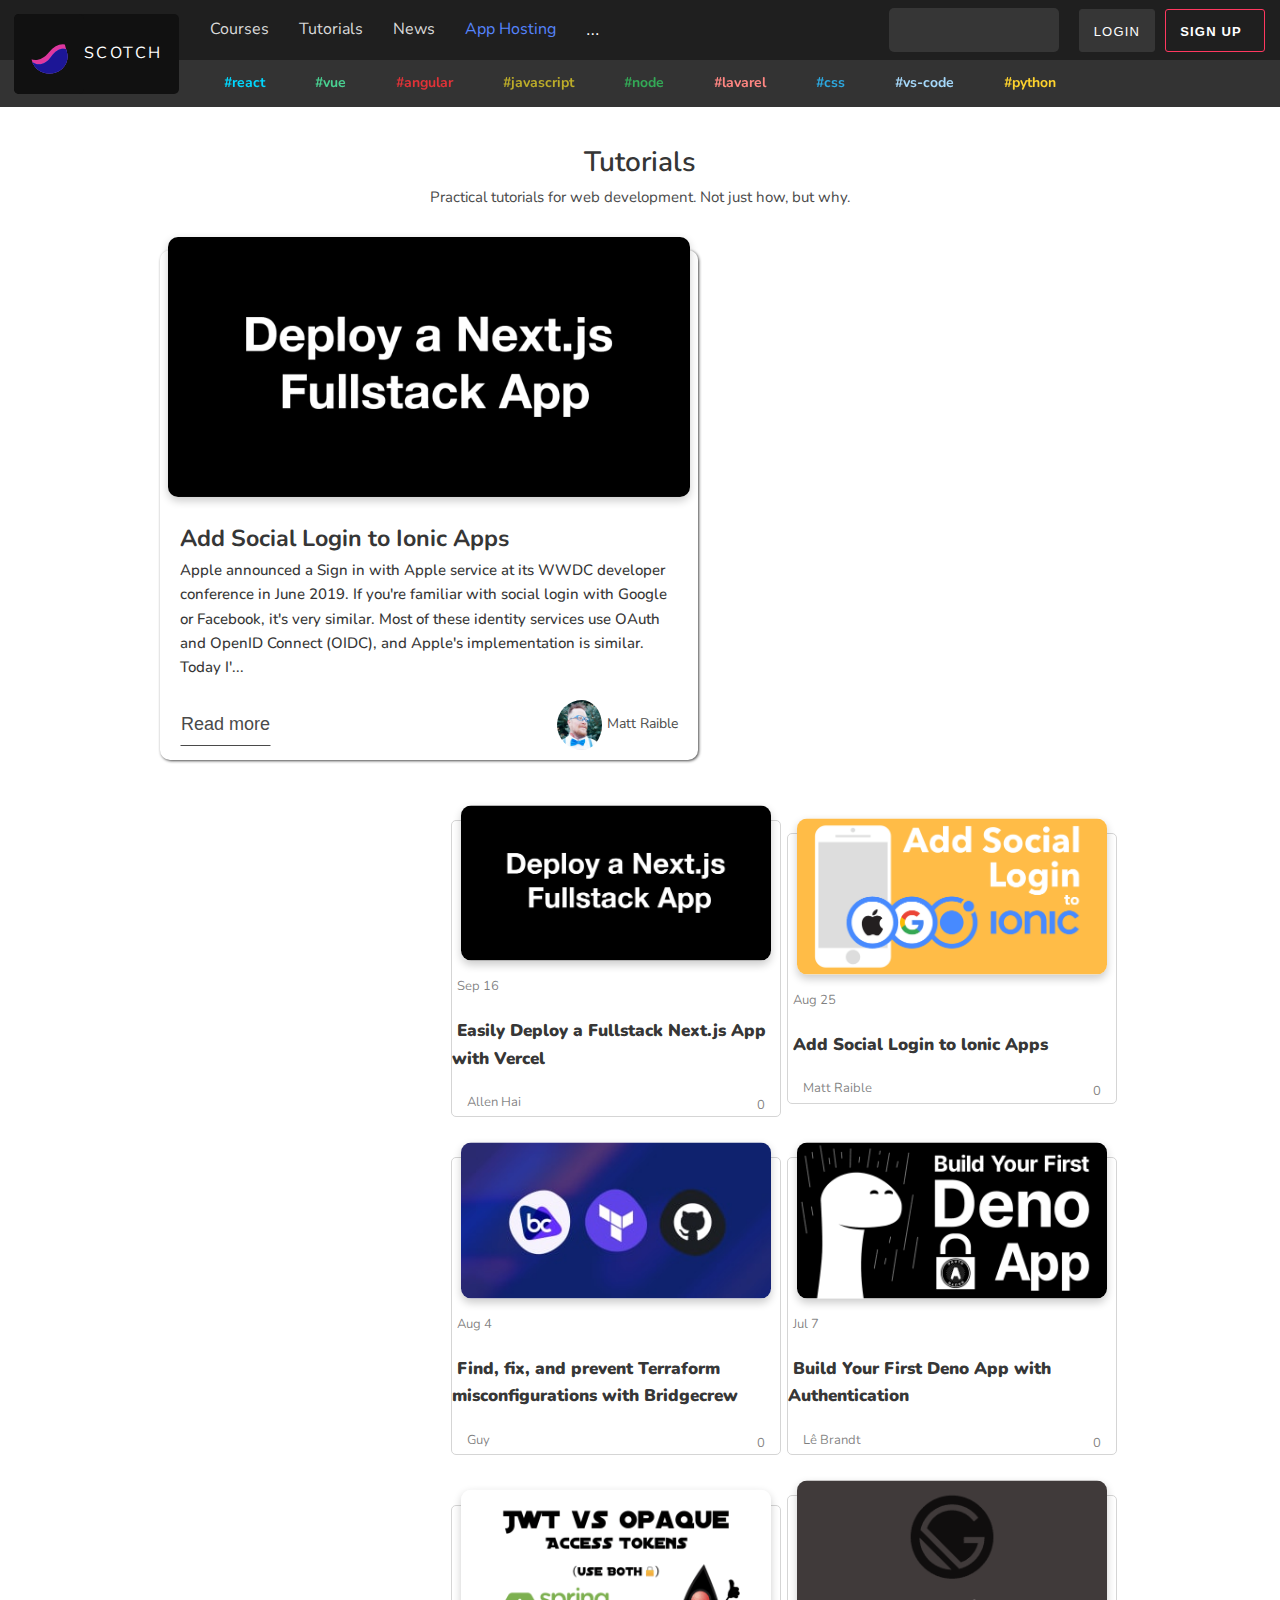
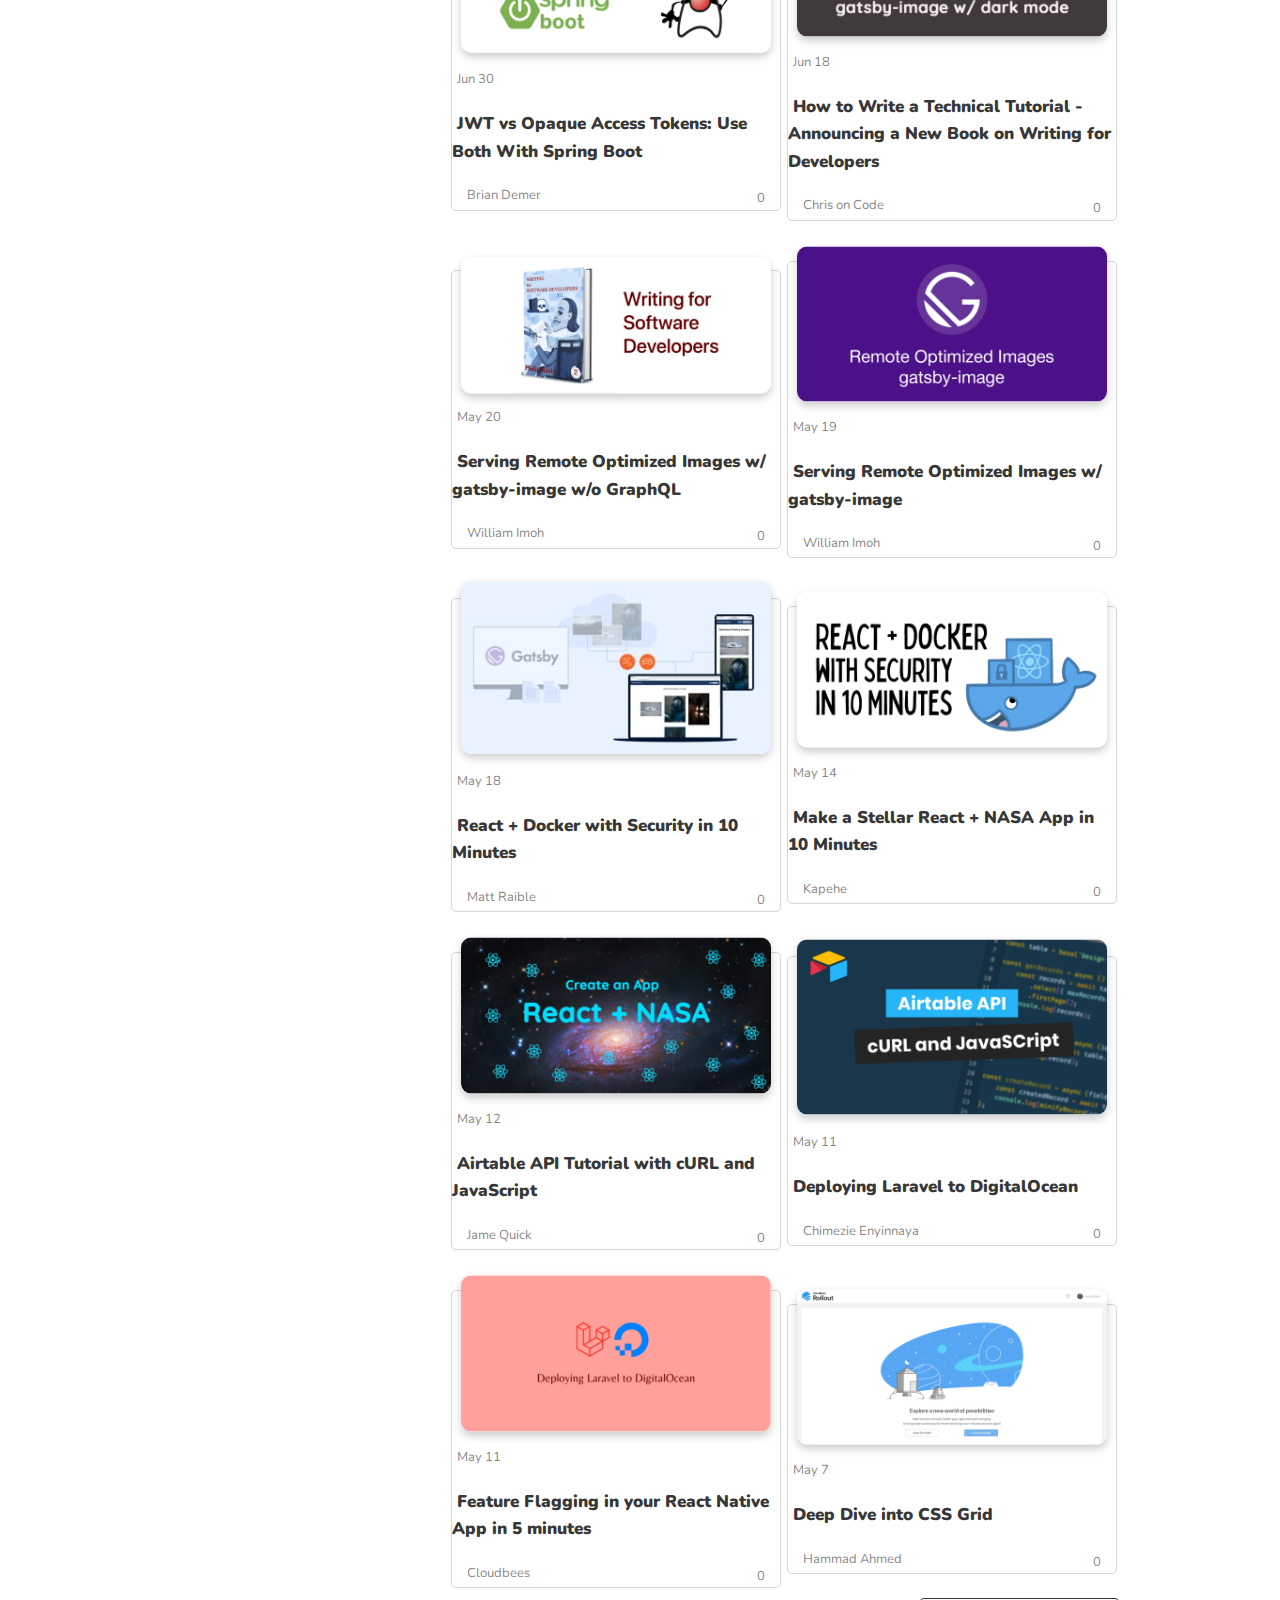
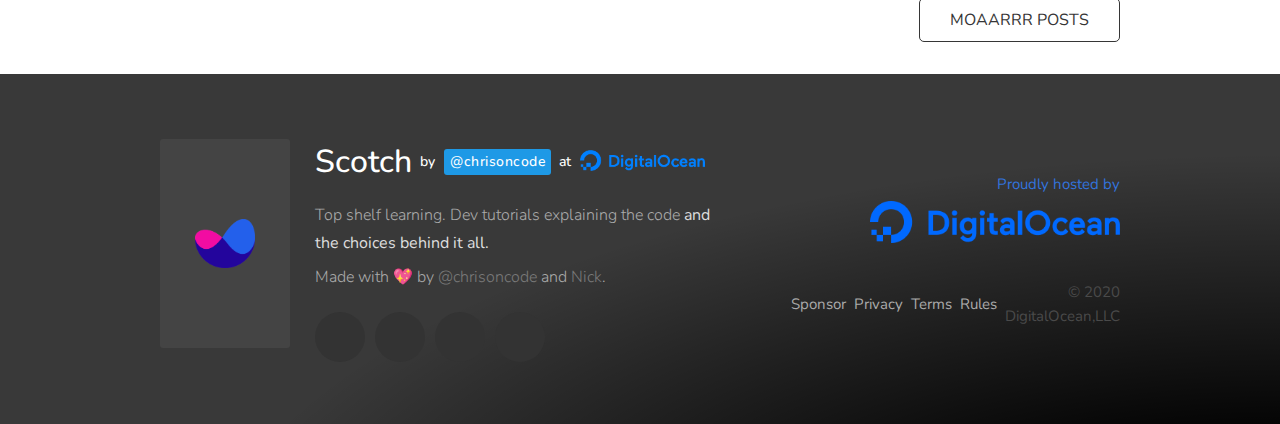
<file: tutorials.html>
<!DOCTYPE html>
<html lang="en">
  <head>
    <meta charset="UTF-8" />
    <meta name="viewport" content="width=device-width, initial-scale=1.0" />
    <!-- <title>Document</title> -->
    <title>Tutorials ― Scotch.io</title>
    <link
      rel="icon"
      type="image/png"
      sizes="32x32"
      href="./img/favicon-32x32.png"
    />
    <!-- font -->
    <link
      rel="stylesheet"
      href="https://cdnjs.cloudflare.com/ajax/libs/font-awesome/5.14.0/css/all.min.css"
      integrity="sha512-1PKOgIY59xJ8Co8+NE6FZ+LOAZKjy+KY8iq0G4B3CyeY6wYHN3yt9PW0XpSriVlkMXe40PTKnXrLnZ9+fkDaog=="
      crossorigin="anonymous"
    />
    <link
      href="https://fonts.googleapis.com/css2?family=Nunito:wght@300;400;700&display=swap"
      rel="stylesheet"
    />
    <link rel="stylesheet" href="./css/main.css" />
  </head>

  <body>
    <header>
      <nav>
        <div class="navbar-brand">
          <div class="navbar-brand__content" id="navbar-brand__content">
            <a class="navbar-logo" href="/index.html">
              <div class="scotch-container">
                <div class="scotch-logo">
                  <svg
                    class="scotch-logo__liquid"
                    viewBox="0 0 30 48"
                    style="max-width: 80px"
                  >
                    <defs>
                      <clipPath id="clip-path--glass">
                        <path
                          class="liquid__path-container"
                          d="M 8.6 1.5 c 0 13.33 -4.17 20 -3.75 23.33 a 9.17 8.33 0 0 0 20.83 0 c 0.42 -3.33 -3.75 -10 -3.75 -23.33 Z"
                        ></path>
                      </clipPath>
                      <clipPath id="clip-path--liquid">
                        <path
                          class="liquid__path liquid__path--top-clip"
                          d="M -80 22 C -75.08 16 -69.08 16 -64.17 22 S -53.25 28 -48.33 22 S -37.42 16 -32.5 22 S -21.58 28 -16.67 22 S -5.75 16 -0.83 22 S 10.08 28 15 22 S 25.92 16 30.83 22 S 41.75 28 46.67 22 S 57.58 16 62.5 22 S 73.42 28 78.33 22 S 89.25 16 94.17 22 S 105.08 28 110 22 l 0 30 l -190 0"
                        ></path>
                      </clipPath>
                    </defs>
                    <g clip-path="url(#clip-path--glass)">
                      <circle
                        class="liquid__drop liquid__drop--top liquid__drop--1"
                        cx="18.3"
                        cy="3.3"
                        r="1.5"
                      ></circle>
                      <circle
                        class="liquid__drop liquid__drop--bottom liquid__drop--2"
                        cx="12"
                        cy="5"
                        r="1.5"
                      ></circle>
                      <path
                        class="liquid__path liquid__path--top"
                        d="M -80 22 C -75.08 16 -69.08 16 -64.17 22 S -53.25 28 -48.33 22 S -37.42 16 -32.5 22 S -21.58 28 -16.67 22 S -5.75 16 -0.83 22 S 10.08 28 15 22 S 25.92 16 30.83 22 S 41.75 28 46.67 22 S 57.58 16 62.5 22 S 73.42 28 78.33 22 S 89.25 16 94.17 22 S 105.08 28 110 22 l 0 30 l -190 0"
                      ></path>
                      <path
                        class="liquid__path liquid__path--bottom"
                        d="M -70 24.5 C -65.92 18.5 -59.92 18.5 -55.83 24.5 S -45.75 30.5 -41.67 24.5 S -31.58 18.5 -27.5 24.5 S -17.42 30.5 -13.33 24.5 S -3.25 18.5 0.83 24.5 S 10.92 30.5 15 24.5 S 25.08 18.5 29.17 24.5 S 39.25 30.5 43.33 24.5 S 53.42 18.5 57.5 24.5 S 67.58 30.5 71.67 24.5 S 81.75 18.5 85.83 24.5 S 95.92 30.5 100 24.5 l 0 30 l -170 0"
                      ></path>
                      <g
                        class="liquid__path--clip-container"
                        clip-path="url(#clip-path--liquid)"
                      >
                        <path
                          class="liquid__path liquid__path--bottom-clip"
                          d="M -70 24.5 C -65.92 18.5 -59.92 18.5 -55.83 24.5 S -45.75 30.5 -41.67 24.5 S -31.58 18.5 -27.5 24.5 S -17.42 30.5 -13.33 24.5 S -3.25 18.5 0.83 24.5 S 10.92 30.5 15 24.5 S 25.08 18.5 29.17 24.5 S 39.25 30.5 43.33 24.5 S 53.42 18.5 57.5 24.5 S 67.58 30.5 71.67 24.5 S 81.75 18.5 85.83 24.5 S 95.92 30.5 100 24.5 l 0 30 l -170 0"
                        ></path>
                      </g>
                    </g>
                  </svg>
                </div>
              </div>
            </a>
            <a class="navbar-name" id="navbar-name" href="/index.html"
              >SCOTCH</a
            >
          </div>
        </div>
        <div class="nav-items" id="nav-items">
          <ul>
            <li>
              <a href="/course.html"> Courses </a>
            </li>
            <li><a href="/tutorials.html">Tutorials</a></li>
            <li><a href="/news.html">News</a></li>
            <li><a href="/app.html">App Hosting</a></li>
            <li>
              <div class="dropdown">
                <button class="dropbtn">...</button>
                <div class="dropdown-content">
                  <a class="item-child" href="/about.html">About</a>
                  <a class="item-child" href="/app.html">Website Hosting</a>
                  <a class="item-child" href="/glossary.html">JS Glossary</a>
                  <a class="item-child" href="/challenge.html"
                    >Code Challenges</a
                  >
                  <a class="item-child" href="#">Sponsor Scotch</a>
                  <div class="item-child">
                    <a
                      href="https://twitter.com/scotch_io"
                      style="margin-right: 15px; color: #209cee"
                    >
                      <svg
                        class="svg-inline--fa fa-twitter fa-w-16 fa-fw has-text-info"
                        aria-hidden="true"
                        focusable="false"
                        data-prefix="fab"
                        data-icon="twitter"
                        role="img"
                        xmlns="http://www.w3.org/2000/svg"
                        viewBox="0 0 512 512"
                        data-fa-i2svg=""
                      >
                        <path
                          fill="currentColor"
                          d="M459.37 151.716c.325 4.548.325 9.097.325 13.645 0 138.72-105.583 298.558-298.558 298.558-59.452 0-114.68-17.219-161.137-47.106 8.447.974 16.568 1.299 25.34 1.299 49.055 0 94.213-16.568 130.274-44.832-46.132-.975-84.792-31.188-98.112-72.772 6.498.974 12.995 1.624 19.818 1.624 9.421 0 18.843-1.3 27.614-3.573-48.081-9.747-84.143-51.98-84.143-102.985v-1.299c13.969 7.797 30.214 12.67 47.431 13.319-28.264-18.843-46.781-51.005-46.781-87.391 0-19.492 5.197-37.36 14.294-52.954 51.655 63.675 129.3 105.258 216.365 109.807-1.624-7.797-2.599-15.918-2.599-24.04 0-57.828 46.782-104.934 104.934-104.934 30.213 0 57.502 12.67 76.67 33.137 23.715-4.548 46.456-13.32 66.599-25.34-7.798 24.366-24.366 44.833-46.132 57.827 21.117-2.273 41.584-8.122 60.426-16.243-14.292 20.791-32.161 39.308-52.628 54.253z"
                        ></path>
                      </svg>
                      <!-- <i class="fab fa-fw fa-twitter has-text-info"></i> -->
                    </a>
                    <a
                      href="https://facebook.com/scotchdevelopment"
                      style="margin-right: 15px; color: #3273dc"
                    >
                      <svg
                        class="svg-inline--fa fa-facebook fa-w-16 fa-fw has-text-link"
                        aria-hidden="true"
                        focusable="false"
                        data-prefix="fab"
                        data-icon="facebook"
                        role="img"
                        xmlns="http://www.w3.org/2000/svg"
                        viewBox="0 0 512 512"
                        data-fa-i2svg=""
                      >
                        <path
                          fill="currentColor"
                          d="M504 256C504 119 393 8 256 8S8 119 8 256c0 123.78 90.69 226.38 209.25 245V327.69h-63V256h63v-54.64c0-62.15 37-96.48 93.67-96.48 27.14 0 55.52 4.84 55.52 4.84v61h-31.28c-30.8 0-40.41 19.12-40.41 38.73V256h68.78l-11 71.69h-57.78V501C413.31 482.38 504 379.78 504 256z"
                        ></path>
                      </svg>
                      <!-- <i class="fab fa-fw fa-facebook has-text-link"></i> -->
                    </a>
                    <a
                      href="https://facebook.com/scotchdevelopment"
                      style="margin-right: 15px; color: #fff"
                    >
                      <svg
                        class="svg-inline--fa fa-github-alt fa-w-15 fa-fw has-text-white"
                        aria-hidden="true"
                        focusable="false"
                        data-prefix="fab"
                        data-icon="github-alt"
                        role="img"
                        xmlns="http://www.w3.org/2000/svg"
                        viewBox="0 0 480 512"
                        data-fa-i2svg=""
                      >
                        <path
                          fill="currentColor"
                          d="M186.1 328.7c0 20.9-10.9 55.1-36.7 55.1s-36.7-34.2-36.7-55.1 10.9-55.1 36.7-55.1 36.7 34.2 36.7 55.1zM480 278.2c0 31.9-3.2 65.7-17.5 95-37.9 76.6-142.1 74.8-216.7 74.8-75.8 0-186.2 2.7-225.6-74.8-14.6-29-20.2-63.1-20.2-95 0-41.9 13.9-81.5 41.5-113.6-5.2-15.8-7.7-32.4-7.7-48.8 0-21.5 4.9-32.3 14.6-51.8 45.3 0 74.3 9 108.8 36 29-6.9 58.8-10 88.7-10 27 0 54.2 2.9 80.4 9.2 34-26.7 63-35.2 107.8-35.2 9.8 19.5 14.6 30.3 14.6 51.8 0 16.4-2.6 32.7-7.7 48.2 27.5 32.4 39 72.3 39 114.2zm-64.3 50.5c0-43.9-26.7-82.6-73.5-82.6-18.9 0-37 3.4-56 6-14.9 2.3-29.8 3.2-45.1 3.2-15.2 0-30.1-.9-45.1-3.2-18.7-2.6-37-6-56-6-46.8 0-73.5 38.7-73.5 82.6 0 87.8 80.4 101.3 150.4 101.3h48.2c70.3 0 150.6-13.4 150.6-101.3zm-82.6-55.1c-25.8 0-36.7 34.2-36.7 55.1s10.9 55.1 36.7 55.1 36.7-34.2 36.7-55.1-10.9-55.1-36.7-55.1z"
                        ></path>
                      </svg>
                      <!-- <i class="fab fa-fw fa-github-alt has-text-white"></i> -->
                    </a>
                    <a
                      href="https://www.youtube.com/channel/UCLyOul64B-SwBpOd9f2Kfxw"
                      style="color: #ff3860"
                    >
                      <svg
                        class="svg-inline--fa fa-youtube fa-w-18 fa-fw has-text-danger"
                        aria-hidden="true"
                        focusable="false"
                        data-prefix="fab"
                        data-icon="youtube"
                        role="img"
                        xmlns="http://www.w3.org/2000/svg"
                        viewBox="0 0 576 512"
                        data-fa-i2svg=""
                      >
                        <path
                          fill="currentColor"
                          d="M549.655 124.083c-6.281-23.65-24.787-42.276-48.284-48.597C458.781 64 288 64 288 64S117.22 64 74.629 75.486c-23.497 6.322-42.003 24.947-48.284 48.597-11.412 42.867-11.412 132.305-11.412 132.305s0 89.438 11.412 132.305c6.281 23.65 24.787 41.5 48.284 47.821C117.22 448 288 448 288 448s170.78 0 213.371-11.486c23.497-6.321 42.003-24.171 48.284-47.821 11.412-42.867 11.412-132.305 11.412-132.305s0-89.438-11.412-132.305zm-317.51 213.508V175.185l142.739 81.205-142.739 81.201z"
                        ></path>
                      </svg>
                      <!-- <i class="fab fa-fw fa-youtube has-text-danger"></i> -->
                    </a>
                  </div>
                </div>
              </div>
            </li>
          </ul>
        </div>
        <div class="search-container">
          <form action="/action_page.php">
            <input type="text" name="search" />
            <button type="submit"><i class="fa fa-search"></i></button>
          </form>
        </div>
        <div class="btn-login">
          <button class="sco-btnGray">LOGIN</button>
        </div>
        <div class="btn-signup">
          <button class="sco-btnRed">
            <strong>SIGN UP</strong>
            <span><i class="far fa-hand-spock"></i></span>
          </button>
        </div>

        <div class="menu-icon__dropdown" id="menu-icon__dropdown">
          <ul>
            <li><a href="/course.html">Courses</a></li>
            <li><a href="/tutorials.html">Tutorials</a></li>
            <li><a href="/news.html">News</a></li>
            <li><a href="/app.html">App Hosting</a></li>
          </ul>
          <div class="menu-icon__footer">
            <div class="search-container">
              <form action="/action_page.php">
                <input type="text" name="search" />
                <button type="submit"><i class="fa fa-search"></i></button>
              </form>
            </div>
            <div class="btn-login">
              <button class="sco-btnGray">LOGIN</button>
            </div>
            <div class="btn-signup">
              <button class="sco-btnRed">
                <strong>SIGN UP</strong>
                <span><i class="far fa-hand-spock"></i></span>
              </button>
            </div>
          </div>
        </div>
        <div class="menu-icon" id="menu-icon">
          <span class="fa fa-bars"></span>
        </div>
        <div class="cancel-icon" id="cancel-icon">
          <span class="fas fa-times"></span>
        </div>
      </nav>
    </header>

    <section class="menu">
      <div class="menu__content">
        <nav>
          <a class="menu__item color-react" href="/tag.html">#react</a>
          <a class="menu__item color-vue" href="/tag.html">#vue</a>
          <a class="menu__item color-angular" href="/tag.html">#angular</a>
          <a class="menu__item color-javascript" href="/tag.html"
            >#javascript</a
          >
          <a class="menu__item color-node" href="/tag.html">#node</a>
          <a class="menu__item color-lavarel" href="/tag.html">#lavarel</a>
          <a class="menu__item color-css" href="/tag.html">#css</a>
          <a class="menu__item color-vs-code" href="/tag.html">#vs-code</a>
          <a class="menu__item color-python" href="/tag.html">#python</a>
        </nav>
      </div>
    </section>
    <section class="welcome">
      <!-- svg blur -->
      <!-- <div class="hero is-light is-medium home-topper has-blob " style="position: relative;min-height: 500px">
            <svg width="1200" height="2000" viewBox="0 0 600 600" xmlns="http://www.w3.org/2000/svg" class="blob">
            <g transform="translate(300,300)">
            <path d="M67.5,-106.7C77.5,-57.5,68.8,-28.8,79.8,11.1C90.9,50.9,121.8,101.8,111.8,133C101.8,164.2,50.9,175.6,-4,179.6C-58.9,183.6,-117.9,180.2,-163,149C-208.2,117.9,-239.6,58.9,-242.4,-2.8C-245.2,-64.6,-219.5,-129.2,-174.3,-178.3C-129.2,-227.5,-64.6,-261.2,-17.9,-243.3C28.8,-225.4,57.5,-155.8,67.5,-106.7Z" fill="#f0dd3e"></path>
            </g>
            </svg>
        </div> -->
      <div class="welcome__container">
        <div class="welcome__container__title">
          <h1>Tutorials</h1>
          <p>Practical tutorials for web development. Not just how, but why.</p>
        </div>
        <div class="welcome__container__content">
          <div class="welcome__left">
            <div class="welcome__left__card">
              <img class="img_welcome__title" src="./img/tutorials1.png" />
              <div class="card__content">
                <h4 class="content--title">
                  <a href=""><b>Add Social Login to Ionic Apps</b></a>
                </h4>
                <p class="content--text">
                  Apple announced a Sign in with Apple service at its WWDC
                  developer conference in June 2019. If you're familiar with
                  social login with Google or Facebook, it's very similar. Most
                  of these identity services use OAuth and OpenID Connect
                  (OIDC), and Apple's implementation is similar. Today I'...
                </p>
              </div>
              <div class="card__readmore">
                <button class="sco-btnBlue">
                  Read more <i class="fas fa-arrow-right"></i>
                </button>
                <div class="card__user">
                  <img class="ava_user" src="./img/welcome2.jpeg" alt="" />
                  <h5 class="name_user"><a href=""> Matt Raible</a></h5>
                </div>
              </div>
            </div>
          </div>
          <div class="welcome__right"></div>
        </div>
      </div>
    </section>

    <section class="tutorials">
      <div class="tutorials__content">
        <div class="tutorials__left"></div>
        <div class="tutorials__right">
          <div class="tutorials__item">
            <div class="tutorials__card">
              <img class="img__tutorials__card" src="./img/tutorials1.png" />
              <div class="tutorials__card__content">
                <div class="tutorials__day">Sep 16</div>
                <h4 class="tutorials__title">
                  <a href=""
                    ><b>Easily Deploy a Fullstack Next.js App with Vercel</b></a
                  >
                </h4>
              </div>
              <div class="tutorials__comment">
                <a href=""> Allen Hai </a>
                <div class="count__comment">
                  <i class="far fa-comment"></i>
                  <a href="#">0</a>
                </div>
              </div>
            </div>
          </div>

          <div class="tutorials__item">
            <div class="tutorials__card">
              <img class="img__tutorials__card" src="./img/welcome1.png" />
              <div class="tutorials__card__content">
                <div class="tutorials__day">Aug 25</div>
                <h4 class="tutorials__title">
                  <a href=""><b>Add Social Login to lonic Apps</b></a>
                </h4>
              </div>
              <div class="tutorials__comment">
                <a href=""> Matt Raible </a>
                <div class="count__comment">
                  <i class="far fa-comment"></i>
                  <a href="#">0</a>
                </div>
              </div>
            </div>
          </div>

          <div class="tutorials__item">
            <div class="tutorials__card">
              <img class="img__tutorials__card" src="./img/feedback1.jpg" />
              <div class="tutorials__card__content">
                <div class="tutorials__day">Aug 4</div>
                <h4 class="tutorials__title">
                  <a href=""
                    ><b
                      >Find, fix, and prevent Terraform misconfigurations with
                      Bridgecrew</b
                    ></a
                  >
                </h4>
              </div>
              <div class="tutorials__comment">
                <a href=""> Guy </a>
                <div class="count__comment">
                  <i class="far fa-comment"></i>
                  <a href="#">0</a>
                </div>
              </div>
            </div>
          </div>

          <div class="tutorials__item">
            <div class="tutorials__card">
              <img class="img__tutorials__card" src="./img/feedback6.png" />
              <div class="tutorials__card__content">
                <div class="tutorials__day">Jul 7</div>
                <h4 class="tutorials__title">
                  <a href=""
                    ><b>Build Your First Deno App with Authentication</b></a
                  >
                </h4>
              </div>
              <div class="tutorials__comment">
                <a href=""> Lê Brandt </a>
                <div class="count__comment">
                  <i class="far fa-comment"></i>
                  <a href="#">0</a>
                </div>
              </div>
            </div>
          </div>

          <div class="tutorials__item">
            <div class="tutorials__card">
              <img class="img__tutorials__card" src="./img/feedback7.png" />
              <div class="tutorials__card__content">
                <div class="tutorials__day">Jun 30</div>
                <h4 class="tutorials__title">
                  <a href=""
                    ><b
                      >JWT vs Opaque Access Tokens: Use Both With Spring Boot</b
                    ></a
                  >
                </h4>
              </div>
              <div class="tutorials__comment">
                <a href=""> Brian Demer </a>
                <div class="count__comment">
                  <i class="far fa-comment"></i>
                  <a href="#">0</a>
                </div>
              </div>
            </div>
          </div>

          <div class="tutorials__item">
            <div class="tutorials__card">
              <img class="img__tutorials__card" src="./img/feedback9.png" />
              <div class="tutorials__card__content">
                <div class="tutorials__day">Jun 18</div>
                <h4 class="tutorials__title">
                  <a href=""
                    ><b
                      >How to Write a Technical Tutorial - Announcing a New Book
                      on Writing for Developers</b
                    ></a
                  >
                </h4>
              </div>
              <div class="tutorials__comment">
                <a href=""> Chris on Code </a>
                <div class="count__comment">
                  <i class="far fa-comment"></i>
                  <a href="#">0</a>
                </div>
              </div>
            </div>
          </div>

          <div class="tutorials__item">
            <div class="tutorials__card">
              <img class="img__tutorials__card" src="./img/feedback3.png" />
              <div class="tutorials__card__content">
                <div class="tutorials__day">May 20</div>
                <h4 class="tutorials__title">
                  <a href=""
                    ><b
                      >Serving Remote Optimized Images w/ gatsby-image w/o
                      GraphQL</b
                    ></a
                  >
                </h4>
              </div>
              <div class="tutorials__comment">
                <a href=""> William Imoh </a>
                <div class="count__comment">
                  <i class="far fa-comment"></i>
                  <a href="#">0</a>
                </div>
              </div>
            </div>
          </div>

          <div class="tutorials__item">
            <div class="tutorials__card">
              <img class="img__tutorials__card" src="./img/feedback8.png" />
              <div class="tutorials__card__content">
                <div class="tutorials__day">May 19</div>
                <h4 class="tutorials__title">
                  <a href=""
                    ><b>Serving Remote Optimized Images w/ gatsby-image</b></a
                  >
                </h4>
              </div>
              <div class="tutorials__comment">
                <a href=""> William Imoh </a>
                <div class="count__comment">
                  <i class="far fa-comment"></i>
                  <a href="#">0</a>
                </div>
              </div>
            </div>
          </div>

          <div class="tutorials__item">
            <div class="tutorials__card">
              <img class="img__tutorials__card" src="./img/feedback4.jpg" />
              <div class="tutorials__card__content">
                <div class="tutorials__day">May 18</div>
                <h4 class="tutorials__title">
                  <a href=""
                    ><b>React + Docker with Security in 10 Minutes</b></a
                  >
                </h4>
              </div>
              <div class="tutorials__comment">
                <a href=""> Matt Raible </a>
                <div class="count__comment">
                  <i class="far fa-comment"></i>
                  <a href="#">0</a>
                </div>
              </div>
            </div>
          </div>

          <div class="tutorials__item">
            <div class="tutorials__card">
              <img class="img__tutorials__card" src="./img/feedback5.png" />
              <div class="tutorials__card__content">
                <div class="tutorials__day">May 14</div>
                <h4 class="tutorials__title">
                  <a href=""
                    ><b>Make a Stellar React + NASA App in 10 Minutes</b></a
                  >
                </h4>
              </div>
              <div class="tutorials__comment">
                <a href=""> Kapehe </a>
                <div class="count__comment">
                  <i class="far fa-comment"></i>
                  <a href="#">0</a>
                </div>
              </div>
            </div>
          </div>

          <div class="tutorials__item">
            <div class="tutorials__card">
              <img
                class="img__tutorials__card"
                src="./img/jhyqyruz55wqbrjovsyq.jpg"
              />
              <div class="tutorials__card__content">
                <div class="tutorials__day">May 12</div>
                <h4 class="tutorials__title">
                  <a href=""
                    ><b>Airtable API Tutorial with cURL and JavaScript</b></a
                  >
                </h4>
              </div>
              <div class="tutorials__comment">
                <a href=""> Jame Quick </a>
                <div class="count__comment">
                  <i class="far fa-comment"></i>
                  <a href="#">0</a>
                </div>
              </div>
            </div>
          </div>

          <div class="tutorials__item">
            <div class="tutorials__card">
              <img
                class="img__tutorials__card"
                src="./img/pwlmf7n2vdqeayutf1v5.png"
              />
              <div class="tutorials__card__content">
                <div class="tutorials__day">May 11</div>
                <h4 class="tutorials__title">
                  <a href=""><b>Deploying Laravel to DigitalOcean</b></a>
                </h4>
              </div>
              <div class="tutorials__comment">
                <a href=""> Chimezie Enyinnaya </a>
                <div class="count__comment">
                  <i class="far fa-comment"></i>
                  <a href="#">0</a>
                </div>
              </div>
            </div>
          </div>

          <div class="tutorials__item">
            <div class="tutorials__card">
              <img
                class="img__tutorials__card"
                src="./img/owpvjdsyrnobc2ctrntb.png"
              />
              <div class="tutorials__card__content">
                <div class="tutorials__day">May 11</div>
                <h4 class="tutorials__title">
                  <a href=""
                    ><b
                      >Feature Flagging in your React Native App in 5 minutes</b
                    ></a
                  >
                </h4>
              </div>
              <div class="tutorials__comment">
                <a href=""> Cloudbees </a>
                <div class="count__comment">
                  <i class="far fa-comment"></i>
                  <a href="#">0</a>
                </div>
              </div>
            </div>
          </div>

          <div class="tutorials__item">
            <div class="tutorials__card">
              <img
                class="img__tutorials__card"
                src="./img/f8epl3rsprrpbrh9tmhv.png"
              />
              <div class="tutorials__card__content">
                <div class="tutorials__day">May 7</div>
                <h4 class="tutorials__title">
                  <a href=""><b>Deep Dive into CSS Grid</b></a>
                </h4>
              </div>
              <div class="tutorials__comment">
                <a href=""> Hammad Ahmed </a>
                <div class="count__comment">
                  <i class="far fa-comment"></i>
                  <a href="#">0</a>
                </div>
              </div>
            </div>
          </div>
          <div class="tutorials__readmore">
            <a href="">MOAARRR POSTS<i class="fas fa-shoe-prints"></i></a>
          </div>
        </div>
      </div>
    </section>

    <footer>
      <div class="footer__content">
        <div class="footer__left">
          <div class="footer__logo">
            <img src="./img/logo.png" alt="" />
          </div>
          <div class="footer__about">
            <h4>
              Scotch <span style="font-size: 14px; margin-left: 8px">by</span>
              <a
                href="https://twitter.com/chrisoncode"
                class="has-text-light"
                style="
                  background: #1e99e6;
                  border-radius: 3px;
                  color: #fff;
                  font-size: 14px;
                  display: inline-block;
                  padding: 3px 6px;
                  letter-spacing: 0.5px;
                  margin-left: 9px;
                "
                >@chrisoncode</a
              ><span style="font-size: 14px; margin-left: 8px">at</span
              ><a
                href="https://twitter.com/digitalocean"
                class="has-text-light"
                style="margin-left: 9px; margin-bottom: 2px"
                ><img
                  class="lazy loaded"
                  data-src="/img/logos/digital-ocean.png"
                  alt="Digital Ocean"
                  style="padding-top: 4px; width: 125px"
                  src="./img/digital-ocean.png"
                  data-was-processed="true"
              /></a>
            </h4>
            <div class="footer__text">
              <p>
                Top shelf learning. Dev tutorials explaining the code
                <strong style="color: #ddd"
                  >and the choices behind it all.</strong
                >
              </p>
              <p>
                Made with 💖 by
                <a href="https://twitter.com/chrisoncode" class="has-text-grey"
                  >@chrisoncode</a
                >
                and
                <a
                  href="https://twitter.com/whatnicktweets"
                  class="has-text-grey"
                  >Nick</a
                >.
              </p>
            </div>
            <div class="footer__social">
              <ul>
                <li>
                  <a href=""><i class="fab fa-twitter"></i></a>
                </li>
                <li>
                  <a href=""><i class="fab fa-facebook-f"></i></a>
                </li>
                <li>
                  <a href=""><i class="fab fa-github"></i></a>
                </li>
                <li>
                  <a href=""><i class="fab fa-youtube"></i></a>
                </li>
              </ul>
            </div>
          </div>
        </div>
        <div class="footer__right">
          <a href=""
            >Proudly hosted by
            <span
              ><br />
              <img
                class="lazy loaded"
                data-src="/img/logos/digital-ocean.png"
                alt="Digital Ocean"
                style="padding-top: 4px; width: 250px"
                src="./img/digitalocean_logo.png"
                data-was-processed="true"
              /> </span
          ></a>
          <div class="footer__info">
            <ul>
              <li><a href="">Sponsor</a></li>
              <li><a href="">Privacy</a></li>
              <li><a href="">Terms</a></li>
              <li><a href="">Rules</a></li>
              <li>
                © 2020 DigitalOcean,LLC
              </li>
            </ul>
          </div>
        </div>
      </div>
    </footer>
    <script>
      var logo = document.querySelector(".scotch-logo");

      logo.addEventListener("mouseenter", function () {
        logo.classList.add("scotch-logo--active");
      });

      logo.addEventListener("mouseleave", function () {
        logo.classList.remove("scotch-logo--active");
      });
      function animateLogo() {
        logo.classList.add("scotch-logo--active");
        setTimeout(function () {
          logo.classList.remove("scotch-logo--active");
        }, 4500);
      }

      window.addEventListener("scroll", function () {
        animateLogo();
      });
      window.addEventListener("load", function () {
        animateLogo();
      });
    </script>

    <!-- ---------------------------------------------------------- -->
    <script>
      document
        .getElementById("menu-icon")
        .addEventListener("click", function (event) {
          let show = document.getElementById("menu-icon__dropdown");
          show.style.height = "auto";
          show.style.display = "block";
          let btn = document.getElementById("cancel-icon");
          btn.style.display = "flex";
          btn.style.alignItems = "center";
          document.getElementById("menu-icon").style.display = "none";
        });
      document
        .getElementById("cancel-icon")
        .addEventListener("click", function (event) {
          let show = document.getElementById("menu-icon__dropdown");
          show.style.height = "0";
          show.style.display = "none";
          let btn = document.getElementById("menu-icon");
          btn.style.display = "flex";
          btn.style.alignItems = "center";
          document.getElementById("cancel-icon").style.display = "none";
        });
    </script>

    <script>
      window.addEventListener("scroll", function () {
        if (pageYOffset === 0) {
          let logo = document.getElementById("navbar-name");

          logo.style.transform = "translateX(0)";
          logo.style.width = "inherit";
          document.getElementById("nav-items").style.paddingLeft = "185px";
        } else {
          let logoChange = document.getElementById("navbar-name");

          logoChange.style.transform = "translateX(-65%)";
          logoChange.style.width = "50%";
          document.getElementById("nav-items").style.paddingLeft = "85px";
        }
      });
    </script>
  </body>
</html>
</file>
<file: css/main.css>
* {
  margin: 0;
  padding: 0;
  box-sizing: border-box;
}

html,
body {
  font-family: "Nunito", sans-serif;
  line-height: 1.62;
  color: #4a4a4a;
  font-size: 15px;
  font-weight: 400;
}

ul li {
  margin: 0;
  list-style-type: none;
}

a {
  text-decoration: none;
}

.sco-btnGray {
  background-color: #363636;
  border: 1px solid #363636;
  padding: 17px 10px;
  border-radius: 5px;
  color: #ffffff;
  font-size: 13px;
  font-weight: 400;
  border-radius: 3px;
  padding: 14px;
  height: 100%;
  letter-spacing: 1.2px;
  line-height: 1.2;
  text-transform: uppercase;
}

.sco-btnGray:hover {
  color: #ffffff;
  background-color: #2f2f2f;
  border-color: #2f2f2f;
}

.sco-btnRed {
  transition: all 0.5s;
  background-color: #1f1f1f;
  border: 1px solid #ff3860;
  padding: 17px 10px;
  border-radius: 5px;
  color: #ffffff;
  font-size: 13px;
  font-weight: 400;
  border-radius: 3px;
  padding: 14px;
  height: 100%;
  letter-spacing: 1.2px;
  line-height: 1.2;
  text-transform: uppercase;
  display: flex;
  flex-wrap: nowrap;
  white-space: nowrap;
}

.sco-btnRed:hover {
  color: #ffffff;
  background-color: #ff3860;
  border-color: #2f2f2f;
}

.sco-btnBlue {
  background-color: #ffffff;
  border: 1px solid #ffffff;
  padding: 15px 10px;
  border-radius: 0;
  color: #4a4a4a;
  font-size: 18px;
  font-weight: 400;
  border-bottom: 1px solid #4a4a4a;
  padding: 10px 0;
}

.sco-btnBlue:focus {
  outline: none;
}

header {
  background-color: #1f1f1f;
  width: 100%;
  margin: 0 auto;
  padding: 0 10px;
  position: fixed;
  top: 0;
  height: 60px;
  z-index: 100;
}

header nav {
  display: flex;
  align-items: center;
  margin: 0;
  height: 60px;
}

header nav .navbar-brand {
  position: absolute;
  background-color: #111;
  height: 80px;
  font-weight: 700;
  display: flex;
  justify-content: center;
  align-items: center;
  z-index: 200;
  border-radius: 5px;
  top: 14px;
  left: 14px;
  width: max-content;
}

header nav .navbar-brand__content {
  position: relative;
  display: flex;
  justify-content: center;
  align-items: center;
  height: 100%;
  border-radius: 5px;
}

header nav .navbar-brand .navbar-logo {
  width: 70px;
  display: flex;
  justify-content: center;
  background-color: #111;
  z-index: 100;
  height: 100%;
  border-radius: 5px;
  overflow: hidden;
  /*Animate Logo*/
}

header nav .navbar-brand .navbar-logo svg {
  width: 52px;
}

header nav .navbar-brand .navbar-logo .scotch-logo--active .liquid__drop,
header nav .navbar-brand .navbar-logo .scotch-logo--active .liquid__path {
  animation-play-state: running;
}

header nav .navbar-brand .navbar-logo .liquid__path {
  animation: 1.5s linear infinite paused;
}

header nav .navbar-brand .navbar-logo .liquid__path--top,
header nav .navbar-brand .navbar-logo .liquid__path--top-clip {
  fill: #de379f;
  transform: translate(0);
  animation-name: liquid-top;
}

header nav .navbar-brand .navbar-logo .liquid__path--bottom,
header nav .navbar-brand .navbar-logo .liquid__path--bottom-clip {
  fill: #3063e3;
  transform: translateX(-27px);
  animation-name: liquid-bottom;
  animation-delay: -0.7s;
}

header nav .navbar-brand .navbar-logo .liquid__path--bottom-clip {
  fill: #1c1696;
}

header nav .navbar-brand .navbar-logo .liquid__drop {
  animation: 4.5s ease-in-out infinite paused;
}

header nav .navbar-brand .navbar-logo .liquid__drop--top {
  fill: #023ae2;
}

header nav .navbar-brand .navbar-logo .liquid__drop--bottom {
  fill: #3063e3;
}

header nav .navbar-brand .navbar-logo .liquid__drop--1 {
  animation-name: drop-1;
  animation-delay: 2s;
}

header nav .navbar-brand .navbar-logo .liquid__drop--1,
header nav .navbar-brand .navbar-logo .liquid__drop--2 {
  transform: translateY(25px);
}

header nav .navbar-brand .navbar-logo .liquid__drop--2 {
  animation-name: drop-2;
}

header nav .navbar-brand .navbar-name {
  color: #ffffff;
  background-color: #111;
  color: #ffffff;
  font-size: 16px;
  font-weight: 400;
  padding: 10px 17px 10px 10px;
  display: flex;
  align-items: center;
  text-decoration: none;
  letter-spacing: 2.4px;
  position: absolute;
  left: calc(100% - 10px);
  top: 0;
  bottom: 0;
  transition: all 0.5s;
  border-top-right-radius: 5px;
  border-bottom-right-radius: 5px;
  overflow: hidden;
}

header nav .nav-items {
  display: flex;
  padding-left: 185px;
  position: relative;
  height: 100%;
  align-items: center;
  transition: all 0.5s;
}

header nav .nav-items ul {
  display: flex;
  height: 100%;
  align-items: center;
  /* Style The Dropdown Button */
  /* The container <div> - needed to position the dropdown content */
  /* Dropdown Content (Hidden by Default) */
  /* Links inside the dropdown */
  /* Show the dropdown menu on hover */
  /* Change the background color of the dropdown button when the dropdown content is shown */
}

header nav .nav-items ul li {
  height: 100%;
  display: flex;
  align-items: center;
  white-space: nowrap;
  padding: 12px 15px;
  position: relative;
}

header nav .nav-items ul li a {
  color: #ffffff;
  text-decoration: none;
  color: #d9d9d9;
  font-size: 16px;
  font-weight: normal;
}

header nav .nav-items ul li::after {
  content: "";
  width: 70%;
  height: 0;
  background-color: #e5d0ad;
  position: absolute;
  left: 50%;
  bottom: 0;
  transform: translateX(-50%);
  border-top-left-radius: 5px;
  border-top-right-radius: 5px;
}

header nav .nav-items ul li:hover {
  background-color: rgba(255, 255, 255, 0.219);
  transition: all 0.5s;
}

header nav .nav-items ul li:hover::after {
  height: 5px;
  transition: bottom 0.4s cubic-bezier(0.25, 0.46, 0.45, 0.94);
}

header nav .nav-items ul li:hover:last-child::after {
  height: 0;
}

header nav .nav-items ul li:last-child {
  height: 100%;
  padding: 0;
}

header nav .nav-items ul li:nth-child(4) a {
  color: #5685fd !important;
}

header nav .nav-items ul .dropbtn {
  background-color: #1f1f1f;
  color: white;
  font-size: 16px;
  border: none;
  cursor: pointer;
  height: 100%;
  padding: 12px 15px;
}

header nav .nav-items ul .dropdown {
  position: relative;
  display: inline-block;
  height: 100%;
}

header nav .nav-items ul .dropdown-content {
  display: none;
  position: absolute;
  background-color: #111;
  min-width: 150px;
  box-shadow: 0px 8px 16px 0px rgba(0, 0, 0, 0.2);
  z-index: 1;
  border-radius: 5px;
  padding: 5px 0;
  top: 95%;
}

header nav .nav-items ul .dropdown-content .item-child {
  background-color: transparent;
  padding: 7.5px 15px;
  text-decoration: none;
  display: block;
  white-space: nowrap;
  color: #999;
  font-size: 14px;
  font-weight: normal;
  /* Change color of dropdown links on hover */
}

header nav .nav-items ul .dropdown-content .item-child::after {
  display: none;
}

header nav .nav-items ul .dropdown-content .item-child:hover {
  color: #eee;
  background-color: #000000;
  transition: all 0.3s;
}

header nav .nav-items ul .dropdown-content .item-child svg {
  width: 17.5px;
  height: 14px;
}

header nav .nav-items ul .dropdown:hover .dropdown-content {
  display: block;
}

header nav .nav-items ul .dropdown:hover .dropbtn {
  background-color: #999;
}

header nav .search-container {
  display: flex;
  padding: 10px 1rem;
  position: relative;
  max-width: 100%;
  margin-left: auto;
  width: 200px;
}

header nav .search-container form {
  width: 100%;
}

header nav .search-container form input[type="text"] {
  margin-top: 5px 0;
  font-size: 17px;
  outline: none;
  border: none;
  color: #d9d9d9;
  background-color: #363636;
  width: 100%;
  padding: 12px 20px;
  border-radius: 5px;
}

header nav .search-container form input[type="text"]:focus {
  background-color: #111;
}

header nav .search-container form button {
  font-size: 17px;
  border: none;
  border-top-right-radius: 5px;
  border-bottom-right-radius: 5px;
  background: none;
  position: absolute;
  right: 30px;
  top: 0;
  bottom: 0;
  padding: 1px 6px;
}

header nav .search-container form button i {
  color: #555;
}

header nav .search-container form button:focus {
  outline: none;
}

header nav .btn-login,
header nav .btn-signup {
  margin: 0 5px;
  height: 43px;
  width: max-content;
}

header nav .btn-login button,
header nav .btn-signup button {
  cursor: pointer;
}

header nav .btn-login i,
header nav .btn-signup i {
  margin-left: 8px;
}

header nav .menu-icon,
header nav .cancel-icon {
  width: 40px;
  color: #ffffff;
  cursor: pointer;
  text-align: center;
  display: none;
  height: 100%;
}

header nav .cancel-icon {
  display: none;
}

header nav .menu-icon__dropdown {
  background: #313131;
  position: absolute;
  top: 65px;
  right: 10px;
  left: 10px;
  height: 0;
  display: none;
  padding: 0.5rem 0;
}

header nav .menu-icon__dropdown ul li {
  white-space: nowrap;
  padding: 0.5rem 15px;
  position: relative;
  text-align: center;
}

header nav .menu-icon__dropdown ul li a {
  color: #ffffff;
  text-decoration: none;
  color: #d9d9d9;
  font-size: 16px;
  font-weight: normal;
}

header nav .menu-icon__dropdown ul li:hover {
  background-color: rgba(255, 255, 255, 0.219);
}

header nav .menu-icon__dropdown ul li:nth-child(4) a {
  color: #5685fd !important;
}

header nav .menu-icon__dropdown .menu-icon__footer {
  display: flex;
  justify-content: flex-end;
  align-items: center;
}

header nav .menu-icon__dropdown .menu-icon__footer .search-container,
header nav .menu-icon__dropdown .menu-icon__footer .btn-login,
header nav .menu-icon__dropdown .menu-icon__footer .btn-signup {
  display: block;
}

@media screen and (max-width: 1280px) {
  header nav .search-container {
    width: 200px;
  }
}

@media screen and (max-width: 1088px) {
  header {
    position: relative;
    display: flex;
    justify-content: flex-end;
  }
  header nav .navbar-brand {
    position: fixed;
  }
  header nav .nav-items,
  header nav .search-container,
  header nav .btn-login,
  header nav .btn-signup {
    display: none;
  }
  header nav .menu-icon {
    display: flex;
    align-items: center;
  }
}

@keyframes liquid-top {
  to {
    transform: translate(-31.66px);
  }
}

@keyframes liquid-bottom {
  to {
    transform: translateX(1.66px);
  }
}

@keyframes drop-1 {
  20% {
    transform: translateY(25px);
  }
  40% {
    transform: translate(-2px, 10px);
  }
  60% {
    transform: translate(-4px, 25px);
  }
}

@keyframes drop-2 {
  20% {
    transform: translateY(25px);
  }
  40% {
    transform: translate(2px, 5px);
  }
  60% {
    transform: translate(4px, 25px);
  }
}

.webinar {
  margin: 0 auto;
  background-color: #286ee7;
  width: 100%;
  display: flex;
  align-items: center;
}

.webinar a {
  margin: 0 auto;
  background-color: #41b883;
  padding: 10px 70px;
  text-decoration: none;
  color: #ffffff;
  font-size: 14px;
  font-weight: normal;
  transition: all 0.3s;
}

.webinar a:hover {
  background-color: #286ee7;
}

@media screen and (max-width: 768px) {
  .webinar {
    padding-top: 90px;
  }
}

.menu {
  top: 60px;
  width: 100%;
  margin: 0 auto;
  background-color: rgba(0, 0, 0, 0.8);
  position: fixed;
  z-index: 90;
}

.menu .menu__content {
  width: 80%;
  margin: 0 auto;
}

.menu .menu__content nav {
  display: flex;
  justify-content: center;
  text-align: center;
}

.menu .menu__content nav .menu__item {
  color: #ffffff;
  font-size: 14px;
  font-weight: 700;
  transition: all 0.5s;
  padding: 12px 25px;
  white-space: nowrap;
}

.menu .menu__content nav .menu__item:hover {
  color: #ffffff;
}

.menu .menu__content nav .color-react {
  color: #00d8ff;
}

.menu .menu__content nav .color-vue {
  color: #49d091;
}

.menu .menu__content nav .color-angular {
  color: #e03237;
}

.menu .menu__content nav .color-javascript {
  color: #bcac29;
}

.menu .menu__content nav .color-node {
  color: #33a956;
}

.menu .menu__content nav .color-lavarel {
  color: #ff8682;
}

.menu .menu__content nav .color-css {
  color: #2ca9e1;
}

.menu .menu__content nav .color-vs-code {
  color: #a5d8fa;
}

.menu .menu__content nav .color-python {
  color: #fdd22d;
}

@media screen and (max-width: 1088px) {
  .menu {
    display: none;
  }
}

.welcome {
  width: 100%;
  margin: 0 auto;
  padding-top: 140px;
}

.welcome__container {
  margin: 0 auto;
  max-width: 1152px;
  width: 1152px;
}

.welcome__container__title {
  text-align: center;
}

.welcome__container__title h1 {
  color: #363636;
  font-size: 28px;
  font-weight: 600;
}

.welcome__container__title h2 {
  color: rgba(54, 54, 54, 0.9);
  font-size: 1.25rem;
  font-weight: 400;
}

.welcome__container__content {
  width: 80%;
}

.welcome__container__content .welcome__left {
  width: 70%;
}

.welcome__container__content .welcome__left__card {
  margin-top: 40px;
  background-color: #ffffff;
  border-radius: 10px;
  box-shadow: 1px 1px 3px;
}

.welcome__container__content .welcome__left__card .img_welcome__title {
  width: 97%;
  margin: 0 auto;
  display: block;
  border-radius: 10px;
  box-shadow: 0 4px 8px 0 rgba(0, 0, 0, 0.2);
  position: relative;
  top: 0;
  left: 0;
  transform: translateY(-5%);
  transition: all 0.3s;
}

.welcome__container__content .welcome__left__card .card__content {
  padding: 10px 20px;
}

.welcome__container__content .welcome__left__card .card__content .content--title a {
  text-decoration: none;
  color: #363636;
  font-size: 23.25px;
  font-weight: 500;
}

.welcome__container__content .welcome__left__card .card__content .content--text {
  color: #363636;
  font-size: 15px;
  font-weight: 500;
}

.welcome__container__content .welcome__left__card .card__readmore {
  padding: 10px 20px;
  display: flex;
  justify-content: space-between;
  align-items: center;
}

.welcome__container__content .welcome__left__card .card__readmore .card__user {
  display: flex;
  justify-content: space-around;
  align-items: center;
}

.welcome__container__content .welcome__left__card .card__readmore .card__user .ava_user {
  width: 50px;
  height: 50px;
  border-radius: 50%;
  padding-right: 5px;
}

.welcome__container__content .welcome__left__card .card__readmore .card__user .name_user a {
  text-decoration: none;
  color: #4a4a4a;
  font-size: 14px;
  font-weight: normal;
}

.welcome__container__content .welcome__left__card:hover .img_welcome__title {
  transform: translateY(-10%);
}

.welcome__container__content .welcome__right {
  width: 40%;
}

@media screen and (max-width: 1280px) {
  .welcome__container {
    max-width: 960px;
    width: 960px;
  }
}

@media screen and (max-width: 1088px) {
  .welcome__container {
    width: 100%;
    margin: 0 auto;
  }
  .welcome__container__content {
    width: 95%;
    margin: 0 auto;
  }
  .welcome__container__content .welcome__left {
    width: 100%;
    margin: 0 auto;
  }
  .welcome__container__content .welcome__right {
    display: none;
  }
}

.start {
  padding: 40px 0;
  margin: 0 auto;
  width: 100%;
}

.start__content {
  background-color: #7db4fc;
  margin: 0px auto;
  border-radius: 5px;
  padding: 40px 0;
  max-width: 1152px;
  width: 1152px;
}

.start__content .start__title {
  padding: 20px 0;
  margin: 0 auto;
}

.start__content .start__title h1 {
  padding-top: 40px;
  text-align: center;
  color: #111;
  font-size: 24px;
  font-weight: 700;
}

.start__content .start__course {
  display: flex;
  justify-content: space-around;
  align-items: center;
}

.start__content .start__course__item {
  cursor: pointer;
  margin: 0 auto;
  background-color: white;
  width: 30%;
  display: flex;
  align-items: center;
  box-shadow: 0 4px 8px 0 rgba(0, 0, 0, 0.2);
  transition: all 0.5s;
}

.start__content .start__course__item .item__left {
  position: relative;
  background-color: #61dafb;
  width: 50px;
  height: 100px;
  top: 50%;
  right: 0;
}

.start__content .start__course__item .item__left .left__icon {
  position: absolute;
  top: 50%;
  right: -50%;
  transform: translateY(-50%);
  background-color: black;
  width: 50px;
  height: 50px;
  border-radius: 50%;
}

.start__content .start__course__item .item__left .left__icon .fab {
  position: absolute;
  top: 50%;
  left: 50%;
  transform: translate(-50%, -50%);
  color: aqua;
  font-size: 24px;
}

.start__content .start__course__item .item__right {
  background-color: #ffffff;
  margin-right: 50px;
}

.start__content .start__course__item .item__right .course__title {
  color: #777777;
  font-size: 16px;
  font-weight: 700;
  padding: 15px 15px 15px 50px;
}

.start__content .start__course__item:hover {
  transform: translateY(-10%);
}

@media screen and (max-width: 1280px) {
  .start__content {
    max-width: 960px;
    width: 960px;
  }
}

@media screen and (max-width: 1088px) {
  .start__content {
    width: 100%;
  }
  .start__content .start__title h1 {
    padding-top: 0;
  }
  .start__content .start__course {
    flex-direction: column;
    align-items: space-between;
    justify-content: center;
  }
  .start__content .start__course__item {
    margin: 10px 0;
    width: 90%;
  }
}

.feedback {
  padding: 40px 0;
  width: 100%;
  margin: 0 auto;
}

.feedback .feedback__content {
  margin: 0 auto;
  display: flex;
  justify-content: space-around;
  max-width: 1152px;
  width: 1152px;
}

.feedback .feedback__content .feedback__left {
  width: 30%;
  margin: 0 auto;
}

.feedback .feedback__content .feedback__right {
  width: 70%;
  margin: 0 auto;
}

.feedback .feedback__content .feedback__right .blogroll-card {
  padding: 40px;
  position: relative;
  display: flex;
  align-items: center;
  justify-content: space-between;
  margin-bottom: 100px;
  border-radius: 10px;
  -webkit-box-align: center;
}

.feedback .feedback__content .feedback__right .blogroll-card .content {
  position: relative;
  z-index: 1;
  margin-bottom: 0;
}

.feedback .feedback__content .feedback__right .blogroll-card .content h2 a {
  font-size: 28px;
  font-weight: 700;
  margin-bottom: 20px;
  margin-top: 0 !important;
  color: #363636;
}

.feedback .feedback__content .feedback__right .blogroll-card .content p {
  font-size: 18px;
  margin-bottom: 8px !important;
  display: block;
  margin-block-start: 1em;
  margin-block-end: 1em;
  margin-inline-start: 0px;
  margin-inline-end: 0px;
}

.feedback .feedback__content .feedback__right .blogroll-card .content .read-more {
  display: flex;
  align-items: center;
  opacity: .9;
}

.feedback .feedback__content .feedback__right .blogroll-card .content .read-more a {
  color: #000;
  display: block;
  padding: 4px 0;
  border-bottom: 1px solid #444;
}

.feedback .feedback__content .feedback__right .blogroll-card .byline {
  display: flex;
  font-size: 14px;
  margin-bottom: 20px;
  color: #999;
}

.feedback .feedback__content .feedback__right .blogroll-card .byline a {
  color: #999;
  cursor: pointer;
  text-decoration: none;
}

.feedback .feedback__content .feedback__right .blogroll-card .byline:last-child {
  margin-right: 12px;
}

.feedback .feedback__content .feedback__right .blogroll-card .author {
  color: #999;
  display: inline-flex;
  align-items: center;
}

.feedback .feedback__content .feedback__right .blogroll-card .author img {
  max-width: 60px;
  border-radius: 50%;
  margin: 0 10px 0 0 !important;
  transition: transform .3s ease;
  border: 5px solid #fff;
}

.feedback .feedback__content .feedback__right .blogroll-card .meta {
  margin-right: 12px;
  margin-top: 23px;
  margin-left: 12px;
}

.feedback .feedback__content .feedback__right .blogroll-card .comments {
  display: inline-flex;
  align-items: center;
}

.feedback .feedback__content .feedback__right .image {
  z-index: 2;
  margin-left: 10px;
  display: block;
  position: relative;
}

.feedback .feedback__content .feedback__right .image a img {
  position: absolute;
  opacity: .2;
  bottom: -90px;
  right: 0;
  width: 300px;
  min-width: 300px;
  flex-basis: 300px;
}

.feedback .feedback__content .feedback__right .bubble {
  display: none;
}

.feedback .feedback__content .feedback__right .feedback__more {
  display: flex;
  justify-content: space-between;
  align-items: center;
  text-align: center;
}

.feedback .feedback__content .feedback__right .feedback__more .more__left {
  width: 50%;
  margin: 10px;
  height: 60px;
  display: flex;
  white-space: nowrap;
}

.feedback .feedback__content .feedback__right .feedback__more .more__left a {
  text-decoration: none;
  text-transform: uppercase;
  background-color: #286ee7;
  border-radius: 5px;
  padding: 20px 90px;
  width: 100%;
  color: #ffffff;
  font-size: 20px;
  font-weight: 400;
}

.feedback .feedback__content .feedback__right .feedback__more .more__left a:hover {
  background-color: #3273dc;
}

.feedback .feedback__content .feedback__right .feedback__more .more__right {
  width: 50%;
  margin: 10px;
  height: 60px;
  display: flex;
  white-space: nowrap;
}

.feedback .feedback__content .feedback__right .feedback__more .more__right a {
  text-decoration: none;
  text-transform: uppercase;
  background-color: #286ee7;
  border-radius: 5px;
  padding: 20px 90px;
  width: 100%;
  color: #ffffff;
  font-size: 20px;
  font-weight: 400;
}

.feedback .feedback__content .feedback__right .feedback__more .more__right a:hover {
  background-color: #3273dc;
}

@keyframes rotate {
  0% {
    transform: rotate(0deg);
  }
  100% {
    transform: rotate(-180deg);
  }
}

@media only screen and (min-width: 1472px) {
  .feedback .feedback__content .feedback__right .blogroll-card {
    padding: 20px;
    border: 1px solid rgba(0, 0, 0, 0.05);
    box-shadow: 0 2px 4px rgba(3, 27, 78, 0.06);
    position: relative;
    display: flex;
    align-items: center;
    justify-content: space-between;
    margin-bottom: 100px;
    border-radius: 10px;
  }
  .feedback .feedback__content .feedback__right .blogroll-card .content h2 a {
    font-size: 28px;
    font-weight: 700;
    margin-bottom: 20px;
    margin-top: 0 !important;
    color: #363636;
  }
  .feedback .feedback__content .feedback__right .blogroll-card .content p {
    font-size: 18px;
    margin-bottom: 8px !important;
    display: block;
    margin-block-start: 1em;
    margin-block-end: 1em;
    margin-inline-start: 0px;
    margin-inline-end: 0px;
  }
  .feedback .feedback__content .feedback__right .blogroll-card .content .read-more {
    display: flex;
    align-items: center;
    opacity: .9;
  }
  .feedback .feedback__content .feedback__right .blogroll-card .content .read-more a {
    color: #000;
    display: block;
    padding: 4px 0;
    border-bottom: 1px solid #444;
  }
  .feedback .feedback__content .feedback__right .blogroll-card .byline {
    display: flex;
    align-items: center;
    margin-right: 10px;
    font-size: 14px;
    margin-bottom: 20px;
    color: #999;
    position: absolute;
    top: -85px;
    left: -65px;
    width: 150%;
  }
  .feedback .feedback__content .feedback__right .blogroll-card .byline a {
    color: #999;
    cursor: pointer;
    text-decoration: none;
  }
  .feedback .feedback__content .feedback__right .blogroll-card .byline:last-child {
    margin-right: 12px;
  }
  .feedback .feedback__content .feedback__right .blogroll-card .author {
    color: #999;
    display: inline-flex;
    align-items: center;
  }
  .feedback .feedback__content .feedback__right .blogroll-card .author img {
    max-width: 60px;
    border-radius: 50%;
    margin: 0 10px 0 0 !important;
    transition: transform .3s ease;
    transform: translateY(10px);
    border: 5px solid #fff;
    height: auto;
  }
  .feedback .feedback__content .feedback__right .blogroll-card .meta {
    margin-right: 12px;
    margin-left: 12px;
    margin: auto 10px;
  }
  .feedback .feedback__content .feedback__right .blogroll-card .comments {
    display: inline-flex;
    align-items: center;
  }
  .feedback .feedback__content .feedback__right .image {
    z-index: 2;
    min-width: 330px;
    flex-basis: 330px;
    margin-left: 10px;
  }
  .feedback .feedback__content .feedback__right .image a img {
    border-radius: 5px;
    opacity: 1;
  }
  .feedback .feedback__content .feedback__right .bubble {
    position: absolute;
    top: 35px;
    right: 0;
    height: 250px;
    width: 250px;
    background: #76dafd;
    border-radius: 100%;
    z-index: 2;
    transition: all .5s ease;
    opacity: 0.3;
  }
}

@media only screen and (min-width: 1087px) {
  .feedback .feedback__content .feedback__left {
    display: none;
  }
}

footer {
  width: 100%;
  padding: 5px 22.5px 12px;
  background-color: #393939;
  background-image: radial-gradient(ellipse farthest-corner at 100% 150%, #000000 20%, transparent 60%);
}

footer .footer__content {
  margin: 0 auto;
  display: flex;
  justify-content: space-between;
  align-items: center;
  padding-top: 60px;
  padding-bottom: 50px;
  max-width: 1344px;
  width: 1344px;
}

footer .footer__content .footer__left {
  width: 66.66666667%;
  padding-right: 0.75rem;
  display: flex;
}

footer .footer__content .footer__left .footer__logo {
  padding: 80px 35px;
  margin-right: 25px;
  background-color: #444444;
  border-radius: 3px;
  position: relative;
  width: 130px;
  height: 209.55px;
  display: flex;
  align-items: center;
  line-height: 1.62;
}

footer .footer__content .footer__left .footer__logo img {
  width: 60px;
  display: block;
}

footer .footer__content .footer__left .footer__about h4 {
  color: #ffffff;
  font-size: 32px;
  font-weight: 500;
  margin-bottom: 15px;
  display: flex;
  align-items: center;
  line-height: 1.4 !important;
}

footer .footer__content .footer__left .footer__about .footer__text {
  color: #aaaaaa;
  font-size: 16px;
  font-weight: 300;
}

footer .footer__content .footer__left .footer__about .footer__text p:first-child {
  padding-right: 60px;
  margin-bottom: 5px;
  line-height: 1.8;
}

footer .footer__content .footer__left .footer__about .footer__text p:last-child {
  margin-bottom: 20px;
  line-height: 1.8;
}

footer .footer__content .footer__left .footer__about .footer__text a {
  color: #7a7a7a;
}

footer .footer__content .footer__left .footer__about .footer__social ul {
  display: flex;
  justify-content: flex-start;
  align-items: center;
}

footer .footer__content .footer__left .footer__about .footer__social ul li {
  list-style: none;
}

footer .footer__content .footer__left .footer__about .footer__social ul li a {
  padding: 13px 0 0;
  color: #ffffff;
  text-align: center;
  text-decoration: none;
  display: block;
  background-color: #333;
  width: 50px;
  height: 50px;
  border-radius: 50%;
  margin-right: 10px;
  position: relative;
}

footer .footer__content .footer__left .footer__about .footer__social ul li a svg {
  fill: #777777;
  height: 24px;
  width: 24px;
  position: absolute;
  top: 50%;
  left: 50%;
  transform: translate(-50%, -50%);
}

footer .footer__content .footer__left .footer__about .footer__social ul li a:hover {
  background-color: #444;
}

footer .footer__content .footer__right {
  width: 33.33333333%;
  text-align: right;
  padding-left: 12px;
}

footer .footer__content .footer__right a {
  text-decoration: none;
  color: #3273dc;
  font-size: 1rem;
  font-weight: normal;
}

footer .footer__content .footer__right a:hover {
  color: #209cee;
}

footer .footer__content .footer__right .footer__info {
  margin-top: 30px;
}

footer .footer__content .footer__right .footer__info ul {
  display: flex;
  justify-content: flex-end;
  align-items: center;
}

footer .footer__content .footer__right .footer__info ul li {
  list-style: none;
}

footer .footer__content .footer__right .footer__info ul li a {
  margin-right: 8px;
  color: #aaa;
  font-size: 1rem;
  font-weight: normal;
}

@media screen and (max-width: 1280px) {
  footer .footer__content {
    max-width: 960px;
    width: 960px;
  }
}

@media screen and (max-width: 1088px) {
  footer {
    height: 20px;
    padding: 0;
  }
  footer .footer__content {
    display: none;
  }
}

.banner {
  max-width: 100%;
  background-color: #209cee;
  margin-top: 100px;
}

.banner .banner__content {
  margin: 0 auto;
  display: flex;
  justify-content: space-around;
  align-items: center;
}

.banner .banner__content .banner__left {
  width: 50%;
  max-width: 60%;
  text-align: right;
}

.banner .banner__content .banner__left h1 {
  color: #ffffff;
  font-size: 32px;
  font-weight: 700;
}

.banner .banner__content .banner__left p {
  color: #ffffff;
  font-size: 24px;
  font-weight: normal;
}

.banner .banner__content .banner__right {
  max-width: 40%;
}

.banner .banner__content .banner__right img {
  width: 100%;
  display: block;
  margin-right: 100px;
}

@media screen and (max-width: 678px) {
  .banner .banner__content {
    flex-direction: column;
  }
  .banner .banner__content .banner__left {
    max-width: 100%;
  }
  .banner .banner__content .banner__right {
    max-width: 80%;
  }
  .banner .banner__content .banner__right img {
    padding-right: 40px;
  }
}

.courses {
  margin: 40px auto;
  width: 100%;
}

.courses .courses__content {
  margin: 0 auto;
  display: flex;
  flex-wrap: wrap;
  justify-content: space-between;
  max-width: 1152px;
  width: 1152px;
}

.courses .courses__content .courses__item {
  width: 33.3333333%;
  padding: 20px 3px 30px;
}

.courses .courses__content .courses__item .courses__card {
  border-radius: 5px;
  border: 1px solid #d5d5d5;
  background-color: #ffffff;
}

.courses .courses__content .courses__item .courses__card .img__courses__card {
  width: 95%;
  margin: 0 auto;
  display: block;
  border-radius: 10px;
  box-shadow: 0 4px 8px 0 rgba(0, 0, 0, 0.2);
  position: relative;
  top: 0;
  left: 0;
  transform: translateY(-10%);
  transition: all 0.3s;
}

.courses .courses__content .courses__item .courses__card .courses__card__content .courses__title {
  transition: color 0.3s;
  padding: 10px 20px;
}

.courses .courses__content .courses__item .courses__card .courses__card__content .courses__title a {
  text-decoration: none;
  color: rgba(0, 0, 0, 0.8);
  font-size: 18px;
  font-weight: 700;
}

.courses .courses__content .courses__item .courses__card .courses__card__content .courses__title a:hover {
  color: #777777;
}

.courses .courses__content .courses__item .courses__card .courses__card__content .courses__lesson {
  text-align: center;
  display: block;
  padding: 20px 0;
}

.courses .courses__content .courses__item .courses__card .courses__card__content .courses__lesson p strong {
  font-size: 2.2rem;
}

.courses .courses__content .courses__item .courses__card .courses__card__content .courses__lesson p span {
  opacity: 0.5;
}

.courses .courses__content .courses__item .courses__card .start__courses {
  background-color: #99999921;
  padding: 15px 25px 18px;
  display: flex;
  align-items: center;
  justify-content: space-between;
}

.courses .courses__content .courses__item .courses__card .start__courses a {
  text-decoration: none;
  margin-left: auto;
  background-color: transparent;
  color: #209cee;
  font-size: 16px;
  font-weight: 400;
  border: 1px solid #209cee;
  border-radius: 30px;
  transition: all 0.3s;
  padding: 5px;
  text-transform: uppercase;
}

.courses .courses__content .courses__item .courses__card .start__courses a:hover {
  background-color: #209cee;
  color: #ffffff;
}

.courses .courses__content .courses__item .courses__card:hover .img__courses__card {
  transform: translateY(-20%);
}

@media screen and (max-width: 1280px) {
  .courses .courses__content {
    max-width: 960px;
    width: 960px;
  }
}

@media screen and (max-width: 1088px) {
  .courses .courses__content {
    width: 100%;
  }
  .courses .courses__content .courses__item {
    width: 50%;
  }
}

@media screen and (max-width: 768px) {
  .courses .courses__content {
    width: 100%;
  }
  .courses .courses__content .courses__item {
    margin: 40px auto;
    width: 48%;
  }
}

@media screen and (max-width: 768px) {
  .courses .courses__content {
    width: 100%;
  }
  .courses .courses__content .courses__item {
    margin: 30px auto;
    width: 100%;
  }
}

.tutorials {
  margin: 40px auto;
  width: 100%;
}

.tutorials .tutorials__content {
  margin: 0 auto;
  display: flex;
  justify-content: space-around;
  max-width: 1152px;
  width: 1152px;
}

.tutorials .tutorials__content .tutorials__left {
  width: 30%;
  margin-right: auto;
}

.tutorials .tutorials__content .tutorials__right {
  width: 70%;
  margin: 0 auto;
  display: flex;
  flex-wrap: wrap;
  justify-content: space-around;
  align-items: center;
}

.tutorials .tutorials__content .tutorials__right .search__tag {
  width: 100%;
}

.tutorials .tutorials__content .tutorials__right .search__tag input[type="text"] {
  width: 100%;
  color: #4a4a4a;
  font-size: 18px;
  font-weight: normal;
  padding: 15px 25px;
  outline: none;
  background-color: #ffffff;
  opacity: 0.5;
  border: none;
  border-radius: 5px;
  box-shadow: 5px 10px 18px #fcd857;
  transition: width 0.4s ease-in-out;
}

.tutorials .tutorials__content .tutorials__right .search__tag input[type="text"]:focus {
  opacity: 1;
}

.tutorials .tutorials__content .tutorials__right .search__tag .title_tag {
  color: #4b401a;
  font-size: 30px;
  font-weight: 700;
}

.tutorials .tutorials__content .tutorials__right .search__tag .title_tag span {
  padding: 0 20px;
  color: #4b401a;
  font-size: 16px;
  font-weight: 300;
}

.tutorials .tutorials__content .tutorials__right .tutorials__item {
  margin: 20px 2px;
  width: 49%;
}

.tutorials .tutorials__content .tutorials__right .tutorials__item .tutorials__card {
  border-radius: 5px;
  border: 1px solid #d5d5d5;
  background-color: #ffffff;
}

.tutorials .tutorials__content .tutorials__right .tutorials__item .tutorials__card .img__tutorials__card {
  width: 95%;
  margin: 0 auto;
  display: block;
  border-radius: 10px;
  box-shadow: 0 4px 8px 0 rgba(0, 0, 0, 0.2);
  position: relative;
  top: 0;
  left: 0;
  transform: translateY(-10%);
  transition: all 0.3s;
}

.tutorials .tutorials__content .tutorials__right .tutorials__item .tutorials__card .tutorials__card__content .tutorials__day {
  padding-left: 5px;
  color: rgba(0, 0, 0, 0.5);
  font-size: 13px;
  font-weight: normal;
}

.tutorials .tutorials__content .tutorials__right .tutorials__item .tutorials__card .tutorials__card__content .tutorials__title {
  padding: 20px 0;
}

.tutorials .tutorials__content .tutorials__right .tutorials__item .tutorials__card .tutorials__card__content .tutorials__title a {
  padding: 0 5px;
  text-decoration: none;
  color: rgba(0, 0, 0, 0.8);
  font-size: 17px;
  font-weight: 700;
}

.tutorials .tutorials__content .tutorials__right .tutorials__item .tutorials__card .tutorials__comment {
  padding: 0 15px;
  display: flex;
  justify-content: space-between;
}

.tutorials .tutorials__content .tutorials__right .tutorials__item .tutorials__card .tutorials__comment a {
  text-decoration: none;
  color: rgba(0, 0, 0, 0.5);
  font-size: 13px;
  font-weight: normal;
}

.tutorials .tutorials__content .tutorials__right .tutorials__item .tutorials__card .tutorials__comment a:hover {
  color: rgba(0, 0, 0, 0.6);
}

.tutorials .tutorials__content .tutorials__right .tutorials__item .tutorials__card:hover .img__tutorials__card {
  transform: translateY(-15%);
}

.tutorials .tutorials__content .tutorials__right .tutorials__readmore {
  width: 100%;
  text-align: right;
}

.tutorials .tutorials__content .tutorials__right .tutorials__readmore a {
  text-decoration: none;
  padding: 10px 30px;
  border: 1px solid #363636;
  border-radius: 5px;
  color: #363636;
  font-size: 16px;
  font-weight: normal;
  transition: all 0.3s;
}

.tutorials .tutorials__content .tutorials__right .tutorials__readmore a:hover {
  background-color: #363636;
  color: #ffffff;
}

@media screen and (max-width: 1280px) {
  .tutorials .tutorials__content {
    max-width: 960px;
    width: 960px;
  }
}

@media screen and (max-width: 1088px) {
  .tutorials .tutorials__content .tutorials__left {
    display: none;
  }
  .tutorials .tutorials__content .tutorials__right {
    width: 100%;
  }
}

@media screen and (max-width: 1024px) {
  .tutorials .tutorials__content {
    width: 100%;
  }
  .tutorials .tutorials__content .tutorials__left {
    display: none;
  }
  .tutorials .tutorials__content .tutorials__right {
    width: 100%;
  }
}

@media screen and (max-width: 678px) {
  .tutorials .tutorials__content {
    width: 100%;
  }
  .tutorials .tutorials__content .tutorials__left {
    display: none;
  }
  .tutorials .tutorials__content .tutorials__right {
    width: 100%;
  }
  .tutorials .tutorials__content .tutorials__right .tutorials__item {
    width: 90%;
  }
}

.appbanner {
  background-image: url(../../img/appbanner1.jpg);
  background-repeat: no-repeat;
  background-position: top center;
  background-size: cover;
  width: 100%;
  padding-top: 100px;
  padding-bottom: 120px;
  margin-top: 40px;
}

.appbanner__content {
  width: 60%;
  margin: 0 auto;
  padding: 50px 0;
}

.appbanner__content .appbanner__title {
  color: #ffffff;
  font-size: 46px;
  font-weight: 700;
  margin-bottom: 15px;
}

.appbanner__content .appbanner__text {
  color: #ffffff;
  font-size: 24px;
  font-weight: 300;
  margin-bottom: 30px;
}

.appbanner__content .appbanner__text a {
  color: #ffffff;
  text-decoration: underline;
}

.appbanner__content .getapp {
  margin-top: 30px;
  padding: 30px 40px;
  text-transform: uppercase;
  color: #ffffff;
  font-size: 24px;
  font-weight: 700;
}

@media screen and (max-width: 1088px) {
  .appbanner {
    margin-top: 0;
  }
}

@media screen and (max-width: 768px) {
  .appbanner__content {
    width: 90%;
  }
}

@media screen and (max-width: 576px) {
  .appbanner__content {
    width: 90%;
  }
  .appbanner__content .getapp {
    margin-top: 30px;
    padding: 20px 30px;
    text-transform: uppercase;
    color: #ffffff;
    font-size: 20px;
    font-weight: 700;
  }
}

.appwebinar a {
  width: 100%;
  margin: 0 auto;
  background-color: #38b2ac;
  display: flex;
  align-items: center;
  justify-content: center;
  padding: 5px 0;
  text-decoration: none;
  color: #ffffff;
  font-size: 17px;
  font-weight: 700;
  transition: all .3s;
}

.appwebinar a:hover {
  background-color: #9f7aea;
}

.cloud {
  width: 100%;
  margin: 0 auto;
}

.cloud .cloud__content {
  width: 60%;
  margin: 0 auto;
}

.cloud .cloud__content .cloud__title {
  padding-top: 40px;
}

.cloud .cloud__content .cloud__title h2 {
  color: #121212;
  font-size: 40px;
  font-weight: 700;
  position: relative;
}

.cloud .cloud__content .cloud__title h2::before {
  display: block;
  content: "";
  background-image: url(../../img/blob-shape-small.svg);
  background-repeat: no-repeat;
  height: 100px;
  width: 100px;
  opacity: .25;
  position: absolute;
  left: -60px;
  top: -31px;
}

.cloud .cloud__content .cloud__info {
  padding: 20px 0;
  color: #121212;
  font-size: 17px;
  font-weight: normal;
}

.cloud .cloud__content .app-img {
  padding: 40px 0;
}

.cloud .cloud__content .app-img img {
  width: 100%;
  display: block;
  border-radius: 10px;
}

@media screen and (max-width: 768px) {
  .cloud .cloud__content {
    width: 90%;
    margin: 0 auto;
  }
  .cloud .cloud__content .cloud__title h2 {
    font-size: 1.875rem;
  }
}

.deploy {
  width: 100%;
  margin: 40px auto;
}

.deploy .deploy__content {
  width: 60%;
  margin: 0 auto;
}

.deploy .deploy__content .deploy__title h2 {
  color: #121212;
  font-size: 40px;
  font-weight: 700;
  position: relative;
}

.deploy .deploy__content .deploy__title h2::before {
  display: block;
  content: "";
  background-image: url(../../img/blob-shape-small.svg);
  background-repeat: no-repeat;
  height: 100px;
  width: 100px;
  opacity: 0.25;
  position: absolute;
  left: -60px;
  top: -31px;
}

.deploy .deploy__content .deploy__info {
  color: #121212;
  font-size: 17px;
  font-weight: normal;
}

.deploy .deploy__content .deploy__info a {
  text-decoration: none;
  color: #3273dc;
}

.deploy .deploy__content .deploy__info a:hover {
  background-color: #7db4fc;
  color: #121212;
}

@media screen and (max-width: 768px) {
  .deploy .deploy__content {
    width: 90%;
    margin: 0 auto;
  }
  .deploy .deploy__content .deploy__title h2 {
    font-size: 1.875rem;
  }
}

.fast {
  width: 100%;
  margin: 0 auto;
}

.fast .fast__content {
  width: 60%;
  margin: 0 auto;
}

.fast .fast__content .fast__title h2 {
  color: #121212;
  font-size: 40px;
  font-weight: 700;
  position: relative;
}

.fast .fast__content .fast__title h2::before {
  display: block;
  content: "";
  background-image: url(../../img/blob-shape-small.svg);
  background-repeat: no-repeat;
  height: 100px;
  width: 100px;
  opacity: 0.25;
  position: absolute;
  left: -60px;
  top: -31px;
}

.fast .fast__content .fast__info {
  color: #121212;
  font-size: 17px;
  font-weight: normal;
}

.fast .fast__content .fast__info a {
  text-decoration: none;
  color: #3273dc;
}

.fast .fast__content .fast__info a:hover {
  background-color: #7db4fc;
  color: #121212;
}

.fast .fast__content .fast-img img {
  width: 100%;
  display: block;
  border-radius: 10px;
  margin: 40px 0;
}

@media screen and (max-width: 768px) {
  .fast .fast__content {
    width: 90%;
  }
  .fast .fast__content .fast__title h2 {
    font-size: 1.875rem;
  }
}

.run {
  width: 100%;
  margin: 0 auto;
}

.run .run__title {
  width: 60%;
  margin: 0 auto;
}

.run .run__title h2 {
  color: #121212;
  font-size: 40px;
  font-weight: 700;
  position: relative;
}

.run .run__title h2::before {
  display: block;
  content: "";
  background-image: url(../../img/blob-shape-small.svg);
  background-repeat: no-repeat;
  height: 100px;
  width: 100px;
  opacity: 0.25;
  position: absolute;
  left: -60px;
  top: -31px;
}

.run .run__content {
  width: 80%;
  margin: 40px auto;
  display: flex;
  justify-content: space-around;
}

.run .run__content .run__item {
  width: 44%;
  border: 1px solid #777777;
  border-radius: 5px;
  box-shadow: 6px 6px 0 0 #696969;
  line-height: 1.55;
}

.run .run__content .run__item__head {
  padding: 40px 0 20px 40px;
  color: #434343;
  font-size: 20px;
  font-weight: 700;
}

.run .run__content .run__item__content {
  padding: 0 40px 20px 40px;
}

.run .run__img {
  width: 60%;
  margin: 0 auto;
  padding: 40px 0;
}

.run .run__img img {
  width: 100%;
  display: block;
  border-radius: 5px;
}

@media screen and (max-width: 768px) {
  .run .run__title {
    width: 90%;
  }
  .run .run__title h2 {
    font-size: 1.875rem;
  }
  .run .run__content {
    width: 90%;
    flex-direction: column;
  }
  .run .run__content .run__item {
    width: 100%;
    margin: 10px 0;
  }
  .run .run__img {
    width: 90%;
  }
}

.unlimited {
  width: 100%;
  margin: 40px auto;
}

.unlimited .unlimited__content {
  width: 60%;
  margin: 0 auto;
}

.unlimited .unlimited__content .unlimited__title h2 {
  color: #121212;
  font-size: 40px;
  font-weight: 700;
  position: relative;
}

.unlimited .unlimited__content .unlimited__title h2::before {
  display: block;
  content: "";
  background-image: url(../../img/blob-shape-small.svg);
  background-repeat: no-repeat;
  height: 100px;
  width: 100px;
  opacity: 0.25;
  position: absolute;
  left: -60px;
  top: -31px;
}

.unlimited .unlimited__content .unlimited__info {
  color: #121212;
  font-size: 17px;
  font-weight: normal;
}

.unlimited .unlimited__content .unlimited__info a {
  text-decoration: none;
  color: #3273dc;
}

.unlimited .unlimited__content .unlimited__info a:hover {
  background-color: #7db4fc;
  color: #121212;
}

@media screen and (max-width: 768px) {
  .unlimited .unlimited__content {
    width: 90%;
  }
  .unlimited .unlimited__content .unlimited__title h2 {
    font-size: 1.875rem;
  }
}

.learning {
  width: 100%;
  margin: 0 auto;
  padding: 20px 0;
}

.learning .learning__content {
  width: 60%;
  margin: 0 auto;
}

.learning .learning__content .learning__title h2 {
  color: #121212;
  font-size: 40px;
  font-weight: 700;
  position: relative;
}

.learning .learning__content .learning__title h2::before {
  display: block;
  content: "";
  background-image: url(../../img/blob-shape-small.svg);
  background-repeat: no-repeat;
  height: 100px;
  width: 100px;
  opacity: 0.25;
  position: absolute;
  left: -60px;
  top: -31px;
}

.learning .learning__content .learning__info {
  color: #121212;
  font-size: 17px;
  font-weight: normal;
}

.learning .learning__content .learning__info a {
  text-decoration: none;
  color: #3273dc;
}

.learning .learning__content .learning__info a:hover {
  background-color: #7db4fc;
  color: #121212;
}

.learning .learning__content .learning__img img {
  width: 100%;
  display: block;
}

@media screen and (max-width: 768px) {
  .learning .learning__content {
    width: 90%;
    margin: 0 auto;
  }
  .learning .learning__content .learning__title h2 {
    font-size: 1.875rem;
  }
  .learning .learning__content .learning__info {
    padding: 10px 0;
  }
}

.about {
  width: 100%;
  margin-top: 100px;
}

.about .about__title {
  text-align: center;
  background-color: #363636;
  padding: 100px 0;
}

.about .about__title h1 {
  color: #f5f5f5;
  font-size: 48px;
  font-weight: 700;
}

.about .about__title p {
  color: #f5f5f5;
  font-size: 16px;
  font-weight: normal;
}

.about .about__content {
  width: 80%;
  margin: 0 auto;
  padding: 40px 0;
}

.about .about__content .about__text {
  color: #4a4a4a;
  font-size: 22px;
  font-weight: normal;
}

.about .about__content .about__text a {
  text-decoration: none;
}

@media screen and (max-width: 1088px) {
  .about {
    margin-top: 40px;
  }
}

.stuff {
  width: 100%;
  margin: 0 auto;
  background-color: #fcd857;
  padding-top: 35px;
  padding-bottom: 40px;
  margin-top: 100px;
}

.stuff .stuff__title {
  margin: 0 auto;
  text-align: center;
  max-width: 1152px;
  width: 1152px;
}

.stuff .stuff__title h1 {
  color: #4b401a;
  font-size: 32px;
  font-weight: 600;
  padding: 20px 0;
  position: relative;
}

.stuff .stuff__title h1::before {
  content: "";
  background-color: #e5d0ad;
  position: absolute;
  display: block;
  border-radius: 50%;
  width: 15px;
  height: 15px;
  margin-top: -1px;
  left: -27px;
}

.stuff .stuff__title .stuff__search input[type="text"] {
  width: 100%;
  color: #4a4a4a;
  font-size: 18px;
  font-weight: normal;
  padding: 15px 25px;
  outline: none;
  background-color: #ffffff;
  opacity: 0.3;
  border: none;
  border-radius: 5px;
  box-shadow: 5px 10px 18px #464646;
  transition: width 0.4s ease-in-out;
}

.stuff .stuff__title .stuff__search input[type="text"]:focus {
  opacity: 1;
}

@media screen and (max-width: 1280px) {
  .stuff .stuff__title {
    max-width: 960px;
    width: 960px;
  }
}

@media screen and (max-width: 1088px) {
  .stuff {
    margin-top: 40px;
  }
  .stuff .stuff__title {
    width: 100%;
  }
  .stuff .stuff__title .stuff__search {
    width: 80%;
    margin: auto;
  }
}

.array {
  width: 100%;
  margin: 0 auto;
}

.array .array__content {
  margin: 0 auto;
  display: flex;
  flex-wrap: wrap;
  justify-content: flex-start;
  padding: 45px 0;
  max-width: 1152px;
  width: 1152px;
  margin-bottom: 50px;
}

.array .array__content .array__item {
  margin: 0 10px;
  width: 30%;
}

.array .array__content .array__item .array__card {
  border: 1px solid #d5d5d5;
}

.array .array__content .array__item .array__card .array__card__header {
  padding: 0.75rem;
  color: #363636;
  font-size: 15px;
  font-weight: 700;
}

.array .array__content .array__item .array__card .array__card__info {
  padding: 1.5rem;
  display: flex;
  flex-direction: column;
  align-items: start;
}

.array .array__content .array__item .array__card .array__card__info a {
  text-decoration: none;
  display: block;
  border-radius: 3px;
  padding: 8px 10px;
  color: #444444;
  font-size: 15px;
  font-weight: normal;
  transition: all 0.3s ease 0s;
}

@media screen and (max-width: 1280px) {
  .array .array__content {
    max-width: 960px;
    width: 960px;
  }
}

@media screen and (max-width: 1088px) {
  .array .array__content {
    width: 100%;
  }
}

@media screen and (max-width: 678px) {
  .array .array__content {
    width: 100%;
  }
  .array .array__content .array__item {
    width: 90%;
    margin: 20px auto;
  }
}

.challenges {
  width: 100%;
  margin: 0 auto;
  background-image: url("../../img/backgourndchallenge.jpg");
  background-position: center center;
  background-size: cover;
  margin-top: 100px;
  padding: 45px 0;
}

.challenges .challenges__title {
  margin: 0 auto;
  max-width: 1152px;
  width: 1152px;
  padding-bottom: 40px;
}

.challenges .challenges__title h1 {
  color: #f5f5f5;
  font-size: 2.5rem;
  font-weight: 700;
}

.challenges .challenges__title p {
  color: #f5f5f5;
  font-size: 18.75px;
  font-weight: 300;
}

.challenges .challenges__content {
  margin: 0 auto;
  max-width: 1152px;
  width: 1152px;
}

.challenges .challenges__content p {
  color: #f5f5f5;
  font-size: 18.75px;
  font-weight: 300;
}

.challenges .challenges__content .challenges__search {
  display: flex;
  justify-content: flex-start;
  width: 100%;
  margin: 0 auto;
}

.challenges .challenges__content .challenges__search input[type="email"] {
  width: 80%;
  padding: 15px 25px;
  margin-top: 5px 0;
  font-size: 17px;
  outline: none;
  border: none;
  color: #d9d9d9;
  background-color: #ffffff;
  border-top-left-radius: 5px;
  border-bottom-left-radius: 5px;
  color: #777777;
  font-size: 17px;
  font-weight: 300;
  transition: all 0.3s;
}

.challenges .challenges__content .challenges__search button {
  float: right;
  padding: 12px;
  margin-top: 5px 0;
  font-size: 17px;
  border: none;
  background-color: #363636;
  border-top-right-radius: 5px;
  border-bottom-right-radius: 5px;
  background-color: #209cee;
  color: #ffffff;
  font-size: 22px;
  font-weight: 300;
  white-space: nowrap;
}

@media screen and (max-width: 1280px) {
  .challenges .challenges__title,
  .challenges .challenges__content {
    max-width: 960px;
    width: 960px;
  }
}

@media screen and (max-width: 1088px) {
  .challenges .challenges__title,
  .challenges .challenges__content {
    width: 90%;
  }
}

.work {
  background-image: linear-gradient(141deg, #dfd8d9, #f5f5f5 71%, #fff);
  margin: 0 auto;
  width: 100%;
  padding: 80px 0;
}

.work .work__container {
  margin: 0 auto;
  max-width: 1152px;
  width: 1152px;
}

.work .work__container .title {
  text-align: center;
  color: #363636;
  font-size: 40px;
  font-weight: 700;
}

.work .work__container .subtitle {
  text-align: center;
}

.work .work__container .work__content {
  width: 100%;
  margin: 0 auto;
  display: flex;
  justify-content: space-between;
  padding: 10px;
}

.work .work__container .work__content .work__item {
  width: 32%;
}

.work .work__container .work__content .work__item .work__card {
  border: 1px solid #aaa;
  border-radius: 5px;
  background-color: #ffffff;
  height: 100%;
  padding: 30px 40px;
  position: relative;
  overflow: hidden;
}

.work .work__container .work__content .work__item .work__card img {
  position: absolute;
  width: 20%;
  top: 0;
  right: 20px;
  opacity: 0.3;
}

.work .work__container .work__content .work__item .work__card .work__card__header h3 {
  margin: 0 0 12px;
  color: #363636;
  font-size: 18.75px;
  font-weight: 700;
}

.work .work__container .work__content .work__item .work__card .work__card__info {
  color: #4a4a4a;
  font-size: 15px;
  font-weight: normal;
}

.work .work__container .work__content .work__item .work__card .work__card__info ul li a {
  color: #3273dc;
}

@media screen and (max-width: 1280px) {
  .work .work__container {
    max-width: 960px;
    width: 960px;
  }
}

@media screen and (max-width: 1088px) {
  .work .work__container {
    width: 100%;
  }
}

@media screen and (max-width: 768px) {
  .work .work__container .work__content {
    width: 100%;
    display: flex;
    flex-direction: column;
  }
  .work .work__container .work__content .work__item {
    margin: 10px 0;
    width: 100%;
  }
}

.previous {
  margin: 0 auto;
  width: 100%;
  background-image: linear-gradient(141deg, #dfd8d9, #f5f5f5 71%, #fff);
}

.previous .previous__title h1 {
  text-align: center;
  color: #363636;
  font-size: 40px;
  font-weight: 700;
}

.previous .previous__content {
  padding: 20px;
  margin: 0 auto;
  display: flex;
  flex-wrap: wrap;
  justify-content: space-between;
  align-items: center;
  max-width: 1152px;
  width: 1152px;
}

.previous .previous__content .previous__item {
  text-align: center;
  width: 32%;
  margin: 10px 0;
}

.previous .previous__content .previous__item .previous__card {
  padding: 30px;
  border-radius: 10px;
  background-color: #ffffff;
  box-shadow: 0 2px 3px rgba(10, 10, 10, 0.1), 0 0 0 1px rgba(10, 10, 10, 0.1);
}

.previous .previous__content .previous__item .previous__card .previous__card__header {
  padding-bottom: 20px;
}

.previous .previous__content .previous__item .previous__card .previous__card__header h4 {
  color: #7a7a7a;
  font-size: 11.25px;
  font-weight: normal;
}

.previous .previous__content .previous__item .previous__card .previous__card__header h3 a {
  text-decoration: none;
  color: #363636;
  font-size: 15px;
  font-weight: 700;
}

.previous .previous__content .previous__item .previous__card .previous__card__footer {
  display: flex;
  justify-content: center;
  flex-wrap: wrap;
}

.previous .previous__content .previous__item .previous__card .previous__card__footer .view {
  text-decoration: none;
  text-transform: uppercase;
  background-color: #209cee;
  padding: 5px 10px;
  color: #ffffff;
  font-size: 11.25px;
  font-weight: normal;
}

.previous .previous__content .previous__item .previous__card .previous__card__footer .solutions {
  text-decoration: none;
  text-transform: uppercase;
  background-color: #00d1b2;
  padding: 5px 10px;
  color: #ffffff;
  font-size: 11.25px;
  font-weight: normal;
}

@media screen and (max-width: 1280px) {
  .previous .previous__content {
    max-width: 960px;
    width: 960px;
  }
}

@media screen and (max-width: 1088px) {
  .previous .previous__content {
    width: 100%;
  }
}

@media screen and (max-width: 768px) {
  .previous .previous__content {
    width: 100%;
    margin: 0 auto;
  }
  .previous .previous__content .previous__item {
    width: 90%;
    margin: 10px auto;
  }
}
/*# sourceMappingURL=main.css.map */
</file>
